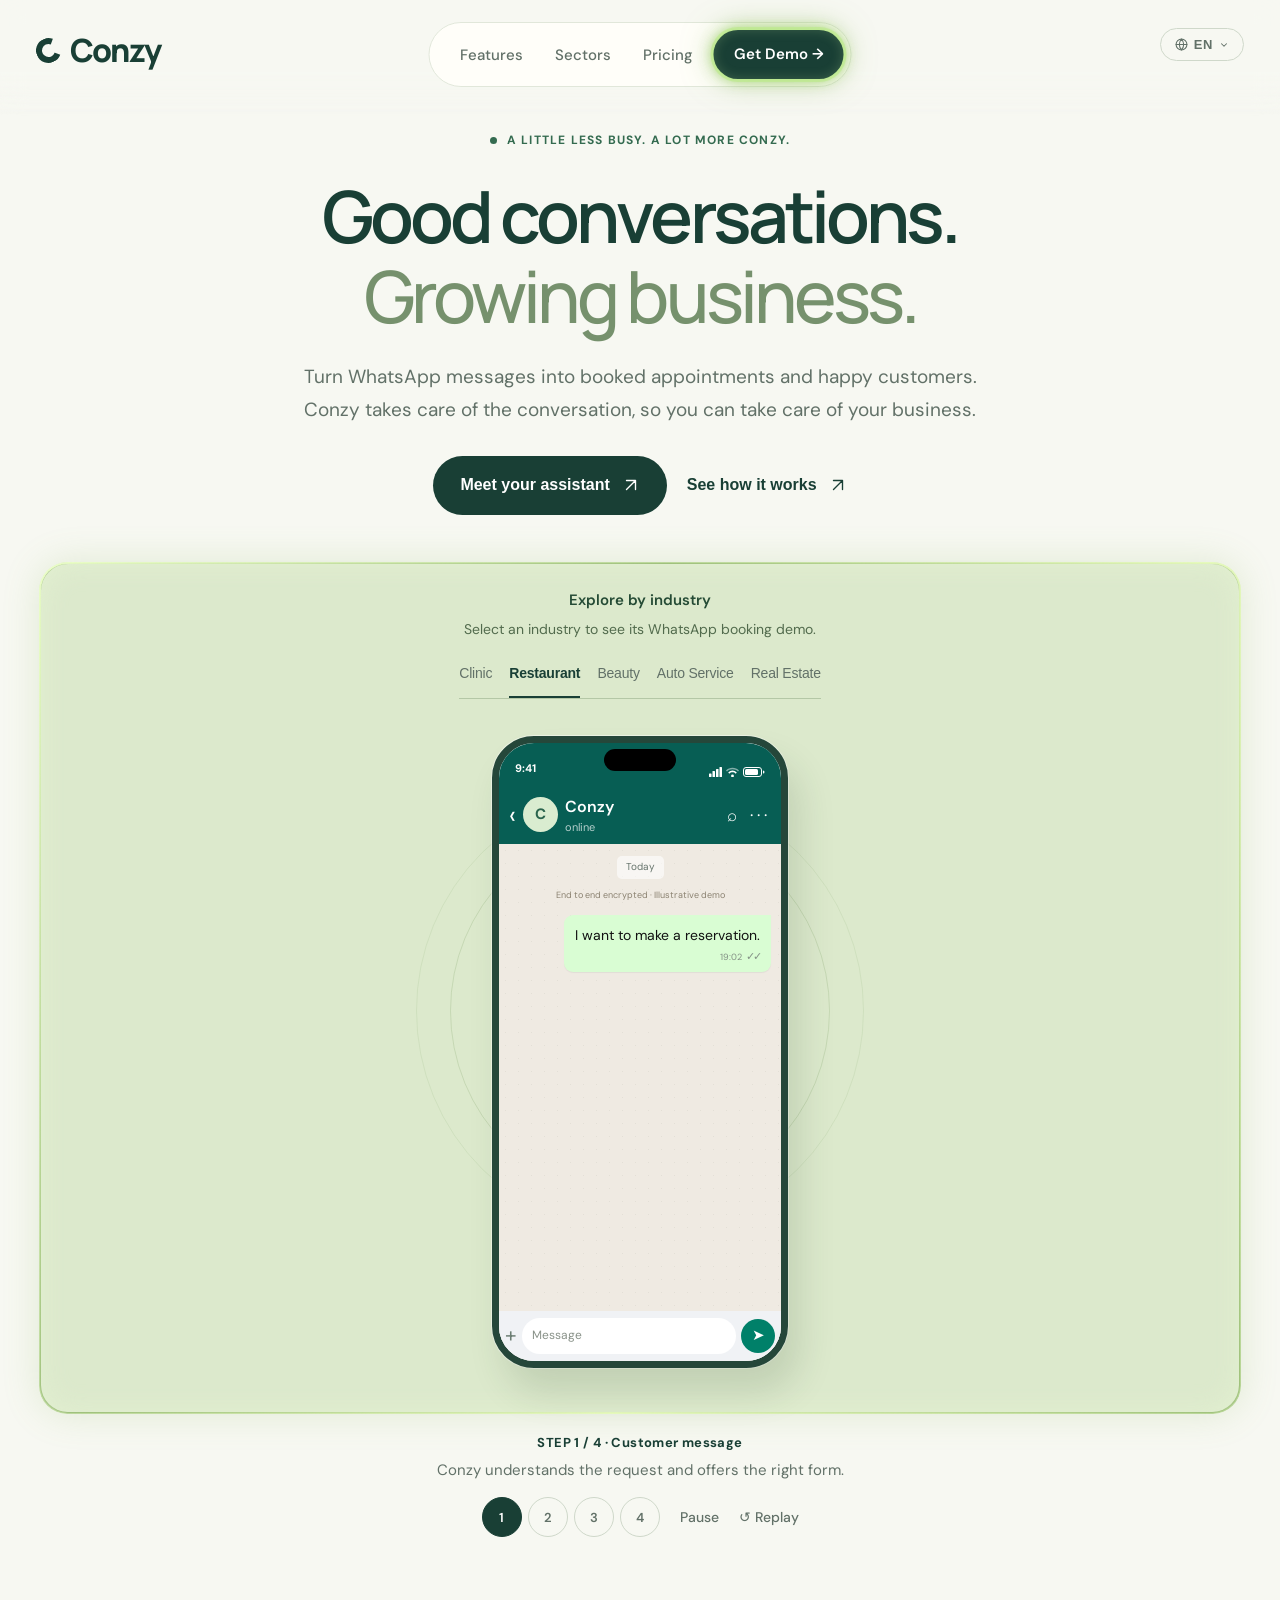
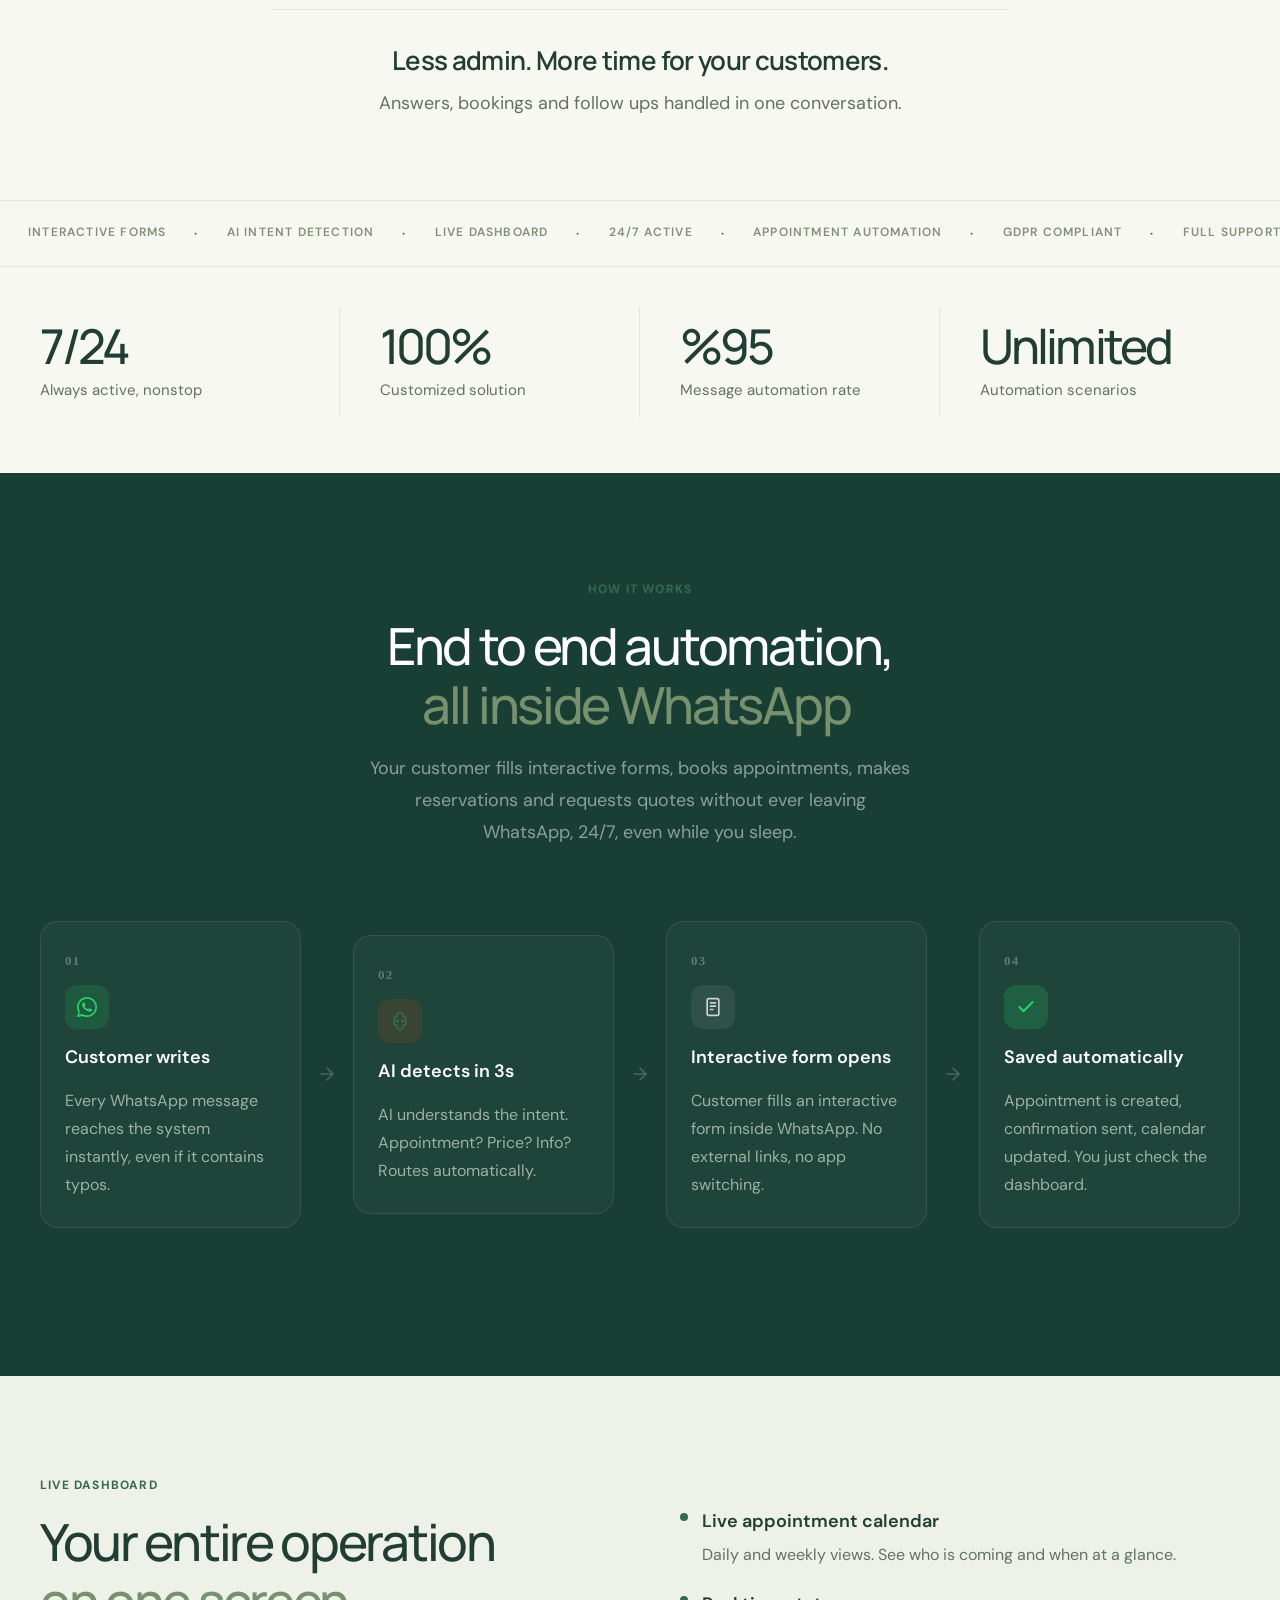
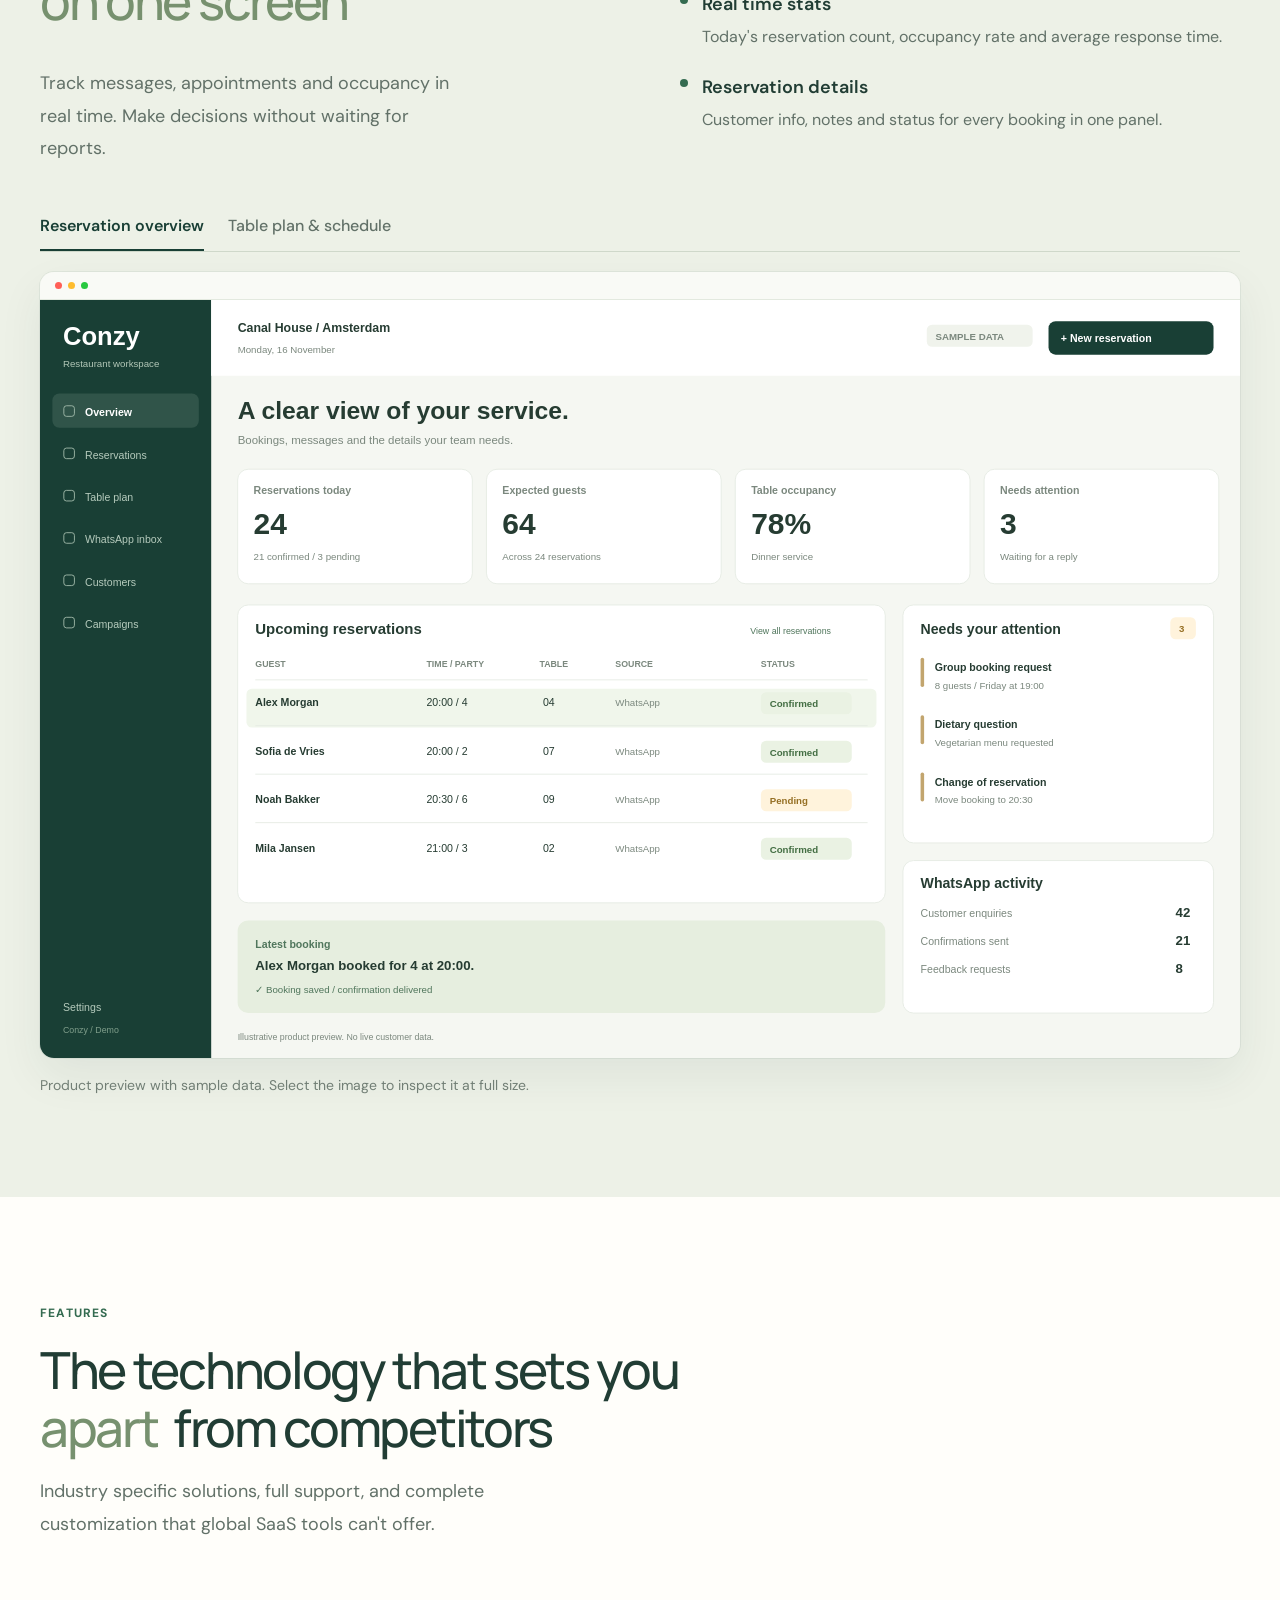
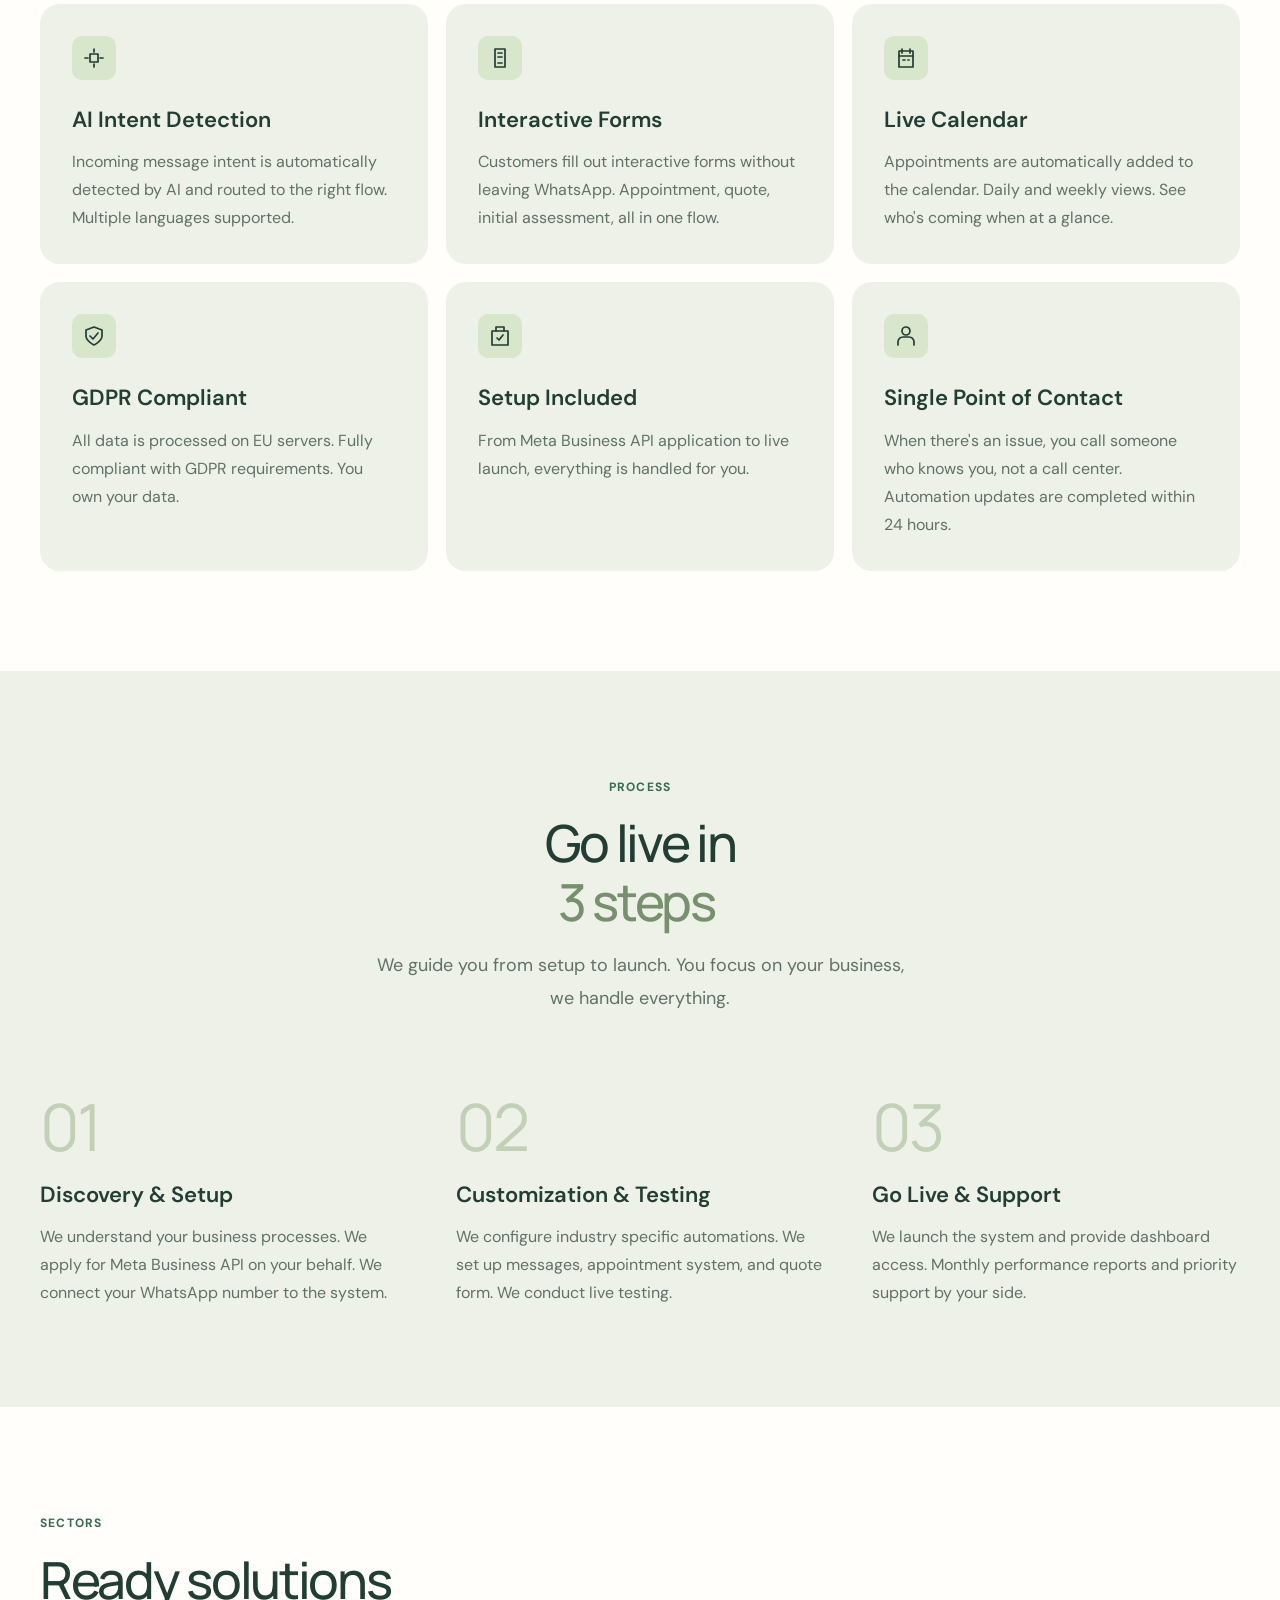
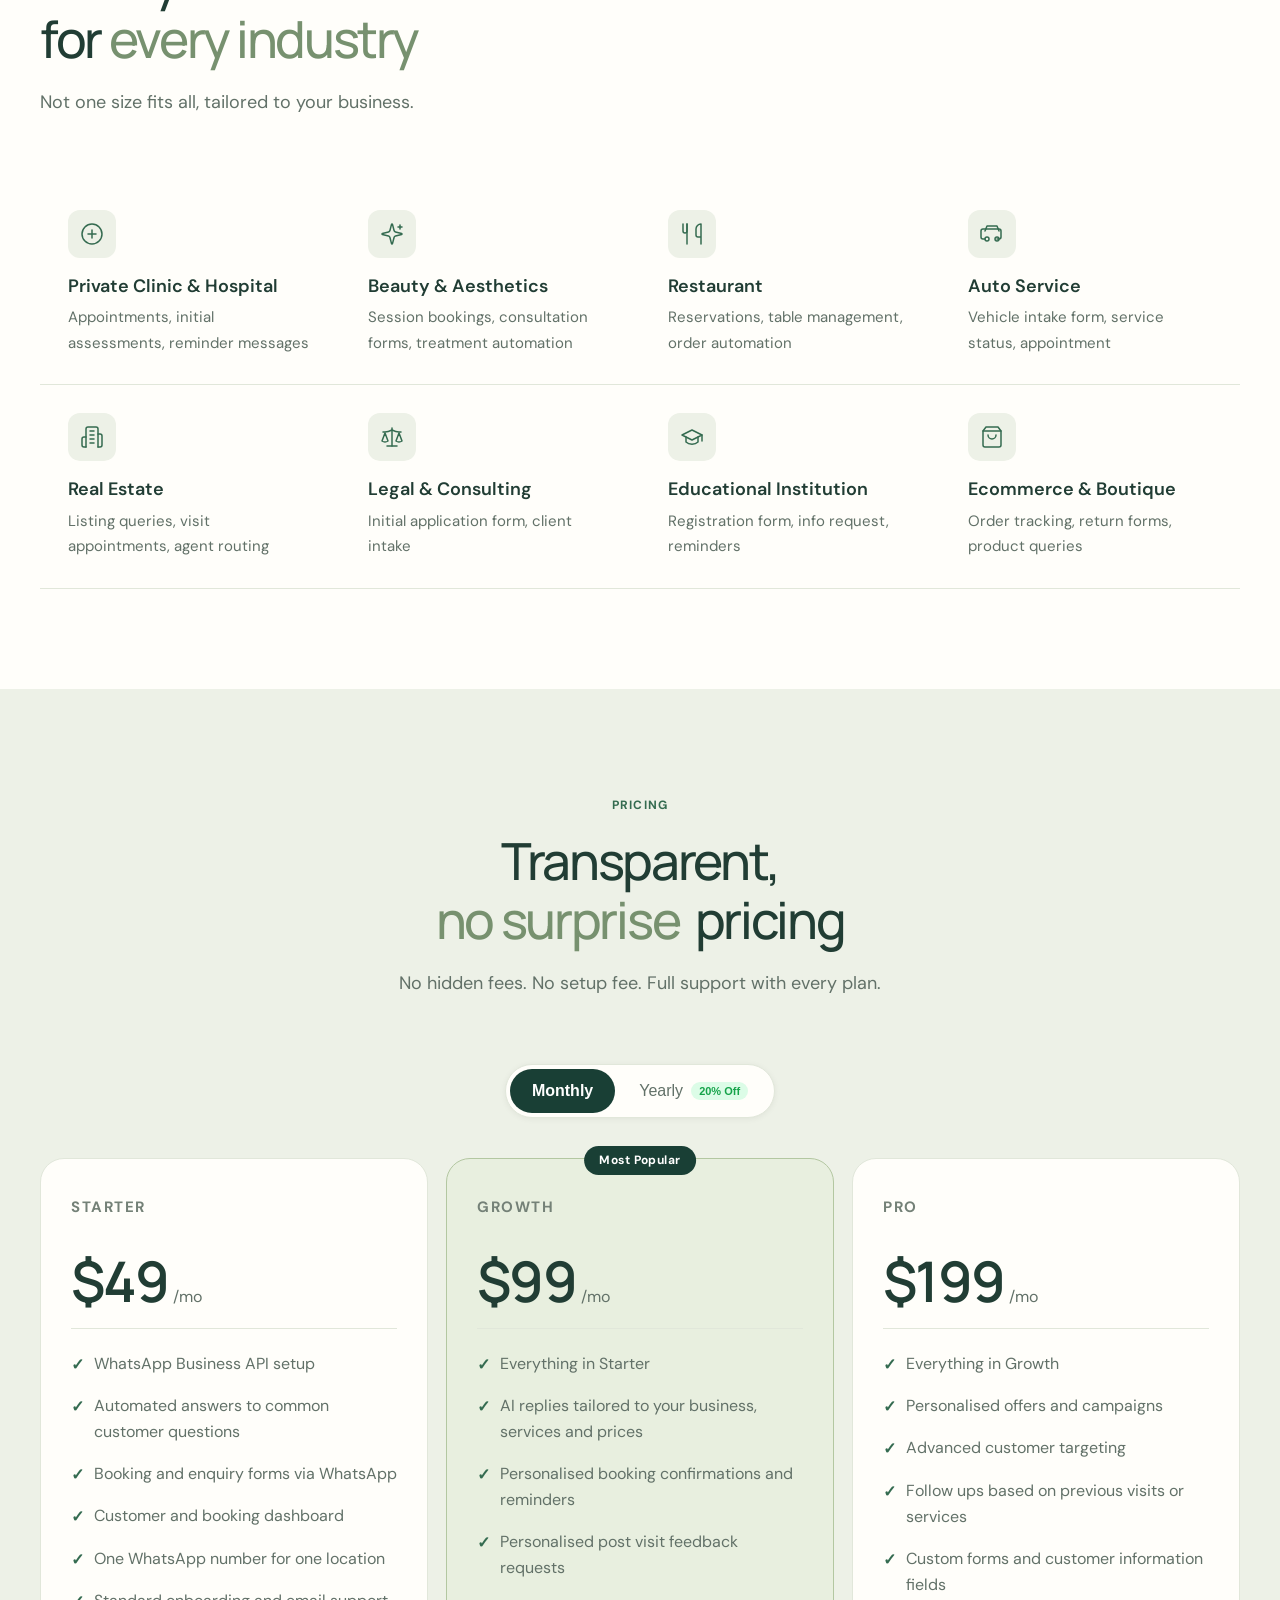
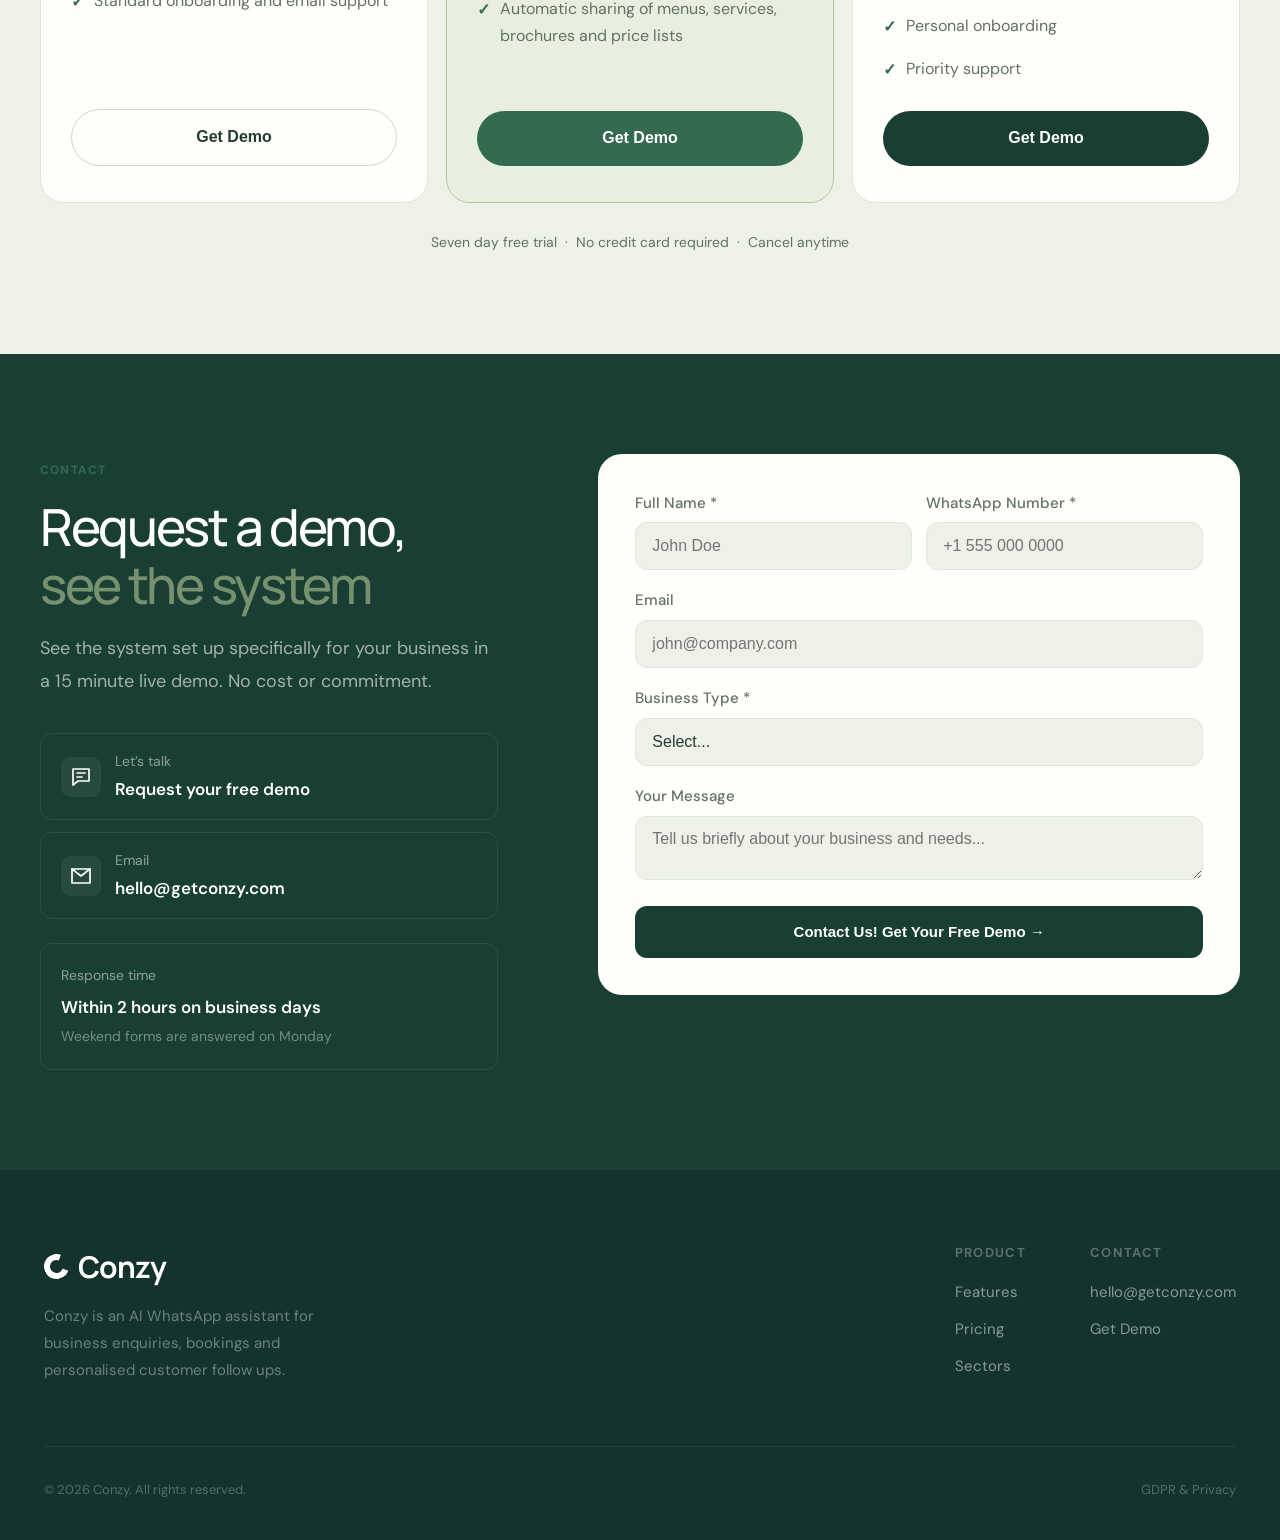
<file: index.html>
<!DOCTYPE html>
<html lang="en" data-initial-lang="en">
<head>
  <meta charset="UTF-8">
  <meta name="viewport" content="width=device-width, initial-scale=1.0">
  <meta name="theme-color" content="#F7F8F2">
  <title>Conzy | AI WhatsApp Assistant for Business</title>
  <link rel="preconnect" href="https://fonts.googleapis.com">
  <link rel="preconnect" href="https://fonts.gstatic.com" crossorigin>
  <link href="https://fonts.googleapis.com/css2?family=DM+Sans:wght@400;500;600;700&amp;family=Manrope:wght@400;500;600;700;800&amp;display=swap" rel="stylesheet">
  <link rel="icon" type="image/svg+xml" href="/favicon.svg">
  <link rel="stylesheet" href="/css/style.css?v=brand-seo-30">
  <link rel="stylesheet" href="/css/conzy.css?v=brand-seo-30">
<meta name="description" content="Conzy helps your business answer customer questions, manage bookings and send personalised follow ups through WhatsApp. See the demo and explore our plans."><meta name="robots" content="index, follow, max-image-preview:large"><meta name="application-name" content="Conzy"><link rel="canonical" href="https://getconzy.com/"><link rel="alternate" href="https://getconzy.com/" hreflang="en"><link rel="alternate" href="https://getconzy.com/tr/" hreflang="tr"><link rel="alternate" href="https://getconzy.com/" hreflang="x-default"><meta property="og:type" content="website"><meta property="og:site_name" content="Conzy"><meta property="og:title" content="Conzy | AI WhatsApp Assistant for Business"><meta property="og:description" content="Conzy helps your business answer customer questions, manage bookings and send personalised follow ups through WhatsApp. See the demo and explore our plans."><meta property="og:url" content="https://getconzy.com/"><meta property="og:locale" content="en_US"><meta property="og:image" content="https://getconzy.com/assets/conzy-social.png"><meta property="og:image:width" content="1200"><meta property="og:image:height" content="630"><meta property="og:image:alt" content="Conzy WhatsApp assistant for business"><meta name="twitter:card" content="summary_large_image"><meta name="twitter:title" content="Conzy | AI WhatsApp Assistant for Business"><meta name="twitter:description" content="Conzy helps your business answer customer questions, manage bookings and send personalised follow ups through WhatsApp. See the demo and explore our plans."><meta name="twitter:image" content="https://getconzy.com/assets/conzy-social.png"><script type="application/ld+json" id="conzy-structured-data">{
  "@context": "https://schema.org",
  "@graph": [
    {
      "@type": "Organization",
      "@id": "https://getconzy.com/#organization",
      "name": "Conzy",
      "url": "https://getconzy.com/",
      "logo": {
        "@type": "ImageObject",
        "url": "https://getconzy.com/assets/conzy-brandmark.svg",
        "width": 512,
        "height": 512
      }
    },
    {
      "@type": "WebSite",
      "@id": "https://getconzy.com/#website",
      "name": "Conzy",
      "alternateName": "getconzy.com",
      "url": "https://getconzy.com/",
      "inLanguage": [
        "en",
        "tr"
      ],
      "publisher": {
        "@id": "https://getconzy.com/#organization"
      }
    },
    {
      "@type": "WebPage",
      "@id": "https://getconzy.com/#webpage",
      "url": "https://getconzy.com/",
      "name": "Conzy | AI WhatsApp Assistant for Business",
      "description": "Conzy helps your business answer customer questions, manage bookings and send personalised follow ups through WhatsApp. See the demo and explore our plans.",
      "inLanguage": "en",
      "isPartOf": {
        "@id": "https://getconzy.com/#website"
      },
      "about": {
        "@id": "https://getconzy.com/#organization"
      }
    }
  ]
}</script><noscript id="seo-no-script"><style>.fu{opacity:1!important;transform:none!important}</style></noscript></head>
<body>
<a class="skip-link" href="#hero">Skip to content</a>

<div id="cur-dot"></div>
<div id="cur-ring"></div>

<!-- ══════════════════════════ MOBILE HEADER ══════════════════════════ -->
<header id="mobile-header">
  <div class="mobile-lang-dd" id="mobile-lang-dd">
    <button class="mobile-lang-trigger" id="mobile-lang-trigger">
      <svg width="12" height="12" viewbox="0 0 24 24" fill="none" stroke="currentColor" stroke-width="2" stroke-linecap="round" stroke-linejoin="round"><circle cx="12" cy="12" r="10"></circle><line x1="2" y1="12" x2="22" y2="12"></line><path d="M12 2a15.3 15.3 0 0 1 4 10 15.3 15.3 0 0 1-4 10 15.3 15.3 0 0 1-4-10 15.3 15.3 0 0 1 4-10z"></path></svg>
      <span class="js-lang-current">EN</span>
      <svg class="lang-chevron" width="9" height="9" viewbox="0 0 24 24" fill="none" stroke="currentColor" stroke-width="2.5" stroke-linecap="round" stroke-linejoin="round"><polyline points="6 9 12 15 18 9"></polyline></svg>
    </button>
    <div class="mobile-lang-menu" id="mobile-lang-menu">
      <a class="lang-opt" data-lang="tr" href="/tr/" hreflang="tr" lang="tr"> Türkçe</a>
      <a class="lang-opt active" data-lang="en" href="/" hreflang="en" lang="en"> English</a>
    </div>
  </div>
  <a href="#" class="mobile-logo"><div class="logo-mark"></div>Conzy</a>
  <button class="hamburger" id="hamburger" aria-label="Menu" data-i18n-aria="hamburger-aria">
    <span></span><span></span><span></span>
  </button>
</header>

<!-- ══════════════════════════ MOBILE MENU ══════════════════════════ -->
<nav id="mobile-menu">
  <div class="mmenu-top">
    <a href="#" class="mmenu-logo"><div class="logo-mark"></div>Conzy</a>
    <button class="mmenu-close" id="mmenu-close" aria-label="Close" data-i18n-aria="mmenu-close-aria">
      <svg width="18" height="18" viewbox="0 0 24 24" fill="none" stroke="currentColor" stroke-width="2.5" stroke-linecap="round"><line x1="18" y1="6" x2="6" y2="18"></line><line x1="6" y1="6" x2="18" y2="18"></line></svg>
    </button>
  </div>
  <div class="mmenu-links">
    <a href="#flow-pipeline" data-i18n="nav-features">Features</a>
    <a href="#sectors" data-i18n="nav-sectors">Sectors</a>
    <a href="#pricing" data-i18n="nav-pricing">Pricing</a>
  </div>
  <div class="mmenu-bottom">
    <a href="#contact" class="mmenu-cta" data-i18n="nav-cta">Get Demo →</a>
  </div>
</nav>
<div id="mobile-overlay"></div>

<!-- ══════════════════════════ HERO LOGO ══════════════════════════ -->
<a href="#" class="hero-logo" id="hero-logo"><div class="logo-mark"></div>Conzy</a>

<!-- ══════════════════════════ LANG TOGGLE ══════════════════════════ -->
<div class="lang-dd" id="lang-dd">
  <button class="lang-trigger" id="lang-trigger">
    <svg width="13" height="13" viewbox="0 0 24 24" fill="none" stroke="currentColor" stroke-width="2" stroke-linecap="round" stroke-linejoin="round"><circle cx="12" cy="12" r="10"></circle><line x1="2" y1="12" x2="22" y2="12"></line><path d="M12 2a15.3 15.3 0 0 1 4 10 15.3 15.3 0 0 1-4 10 15.3 15.3 0 0 1-4-10 15.3 15.3 0 0 1 4-10z"></path></svg>
    <span id="lang-current" class="js-lang-current">EN</span>
    <svg class="lang-chevron" width="10" height="10" viewbox="0 0 24 24" fill="none" stroke="currentColor" stroke-width="2.5" stroke-linecap="round" stroke-linejoin="round"><polyline points="6 9 12 15 18 9"></polyline></svg>
  </button>
  <div class="lang-menu" id="lang-menu">
    <a class="lang-opt" data-lang="tr" href="/tr/" hreflang="tr" lang="tr"> Türkçe</a>
    <a class="lang-opt active" data-lang="en" href="/" hreflang="en" lang="en"> English</a>
  </div>
</div>

<!-- ══════════════════════════════ NAV ══════════════════════════════ -->
<nav id="nav">
  <div class="nav-inner">
    <ul class="nav-links">
      <li><a href="#flow-pipeline" data-i18n="nav-features">Features</a></li>
      <li><a href="#sectors" data-i18n="nav-sectors">Sectors</a></li>
      <li><a href="#pricing" data-i18n="nav-pricing">Pricing</a></li>
    </ul>
    <div class="nav-right">
      <a href="#contact" class="nav-cta" data-i18n="nav-cta">Get Demo →</a>
    </div>
  </div>
</nav>

<!-- ══════════════════════════════ HERO ══════════════════════════════ -->
<section id="hero">
  <div class="hero-inner">

    <!-- Centered copy -->
    <div class="hero-copy">
      <div class="hero-tag"><div class="hero-tag-line"></div><span data-i18n="hero-tag">A little less busy. A lot more Conzy.</span></div>
      <h1 data-i18n="hero-h1">Good conversations.<br><em>Growing business.</em></h1>
      <p class="hero-desc" data-i18n="hero-desc">Turn WhatsApp messages into booked appointments and happy customers. Conzy takes care of the conversation, so you can take care of your business.</p>
      <div class="hero-actions">
        <a href="#contact" class="btn btn-orange"><span data-i18n="hero-btn-demo">Meet your assistant</span><svg class="button-arrow" width="18" height="18" viewbox="0 0 24 24" fill="none" stroke="currentColor" stroke-width="1.8" stroke-linecap="round" stroke-linejoin="round" aria-hidden="true" focusable="false"><path d="M6 18 18 6M6 6h12v12"></path></svg></a>
        <a href="#flow-pipeline" class="btn btn-ghost"><span data-i18n="hero-btn-how">See how it works</span><svg class="button-arrow" width="18" height="18" viewbox="0 0 24 24" fill="none" stroke="currentColor" stroke-width="1.8" stroke-linecap="round" stroke-linejoin="round" aria-hidden="true" focusable="false"><path d="M6 18 18 6M6 6h12v12"></path></svg></a>
      </div>



    </div>

    <!-- Right: real hand-holding-phone photo with animated screen overlay -->
    <div class="hero-visual" data-nosnippet="">
      <!-- Sector switcher — changes the phone demo live -->
      <div class="hero-sector-tabs" id="hero-sector-tabs">
        <span class="sector-tabs-label" data-i18n="sector-tabs-label">Explore by industry</span>
        <p class="sector-tabs-description" data-i18n="sector-tabs-description">Select an industry to see its WhatsApp booking demo.</p>
        <div class="sector-tabs-row" role="group" aria-label="Industry demos">
          <button class="sector-tab" data-sector="klinik"><span data-i18n="st-klinik">Clinic</span></button>
          <button class="sector-tab active" data-sector="restoran"><span data-i18n="st-restoran">Restaurant</span></button>
          <button class="sector-tab" data-sector="guzellik"><span data-i18n="st-guzellik">Beauty</span></button>
          <button class="sector-tab" data-sector="servis"><span data-i18n="st-servis">Auto Service</span></button>
          <button class="sector-tab" data-sector="emlak"><span data-i18n="st-emlak">Real Estate</span></button>
        </div>
      </div>
      <div class="demo-controls"><div class="demo-step-label"></div><p class="demo-step-description"></p><div class="demo-navigation"><div class="demo-steps" aria-label="Demo steps"></div><button type="button" class="demo-pause"></button><button type="button" class="demo-replay"></button></div></div>
      
      <div class="scene-orbit" aria-hidden="true"></div>
      <div class="scene-note note-top"><span class="note-icon" aria-hidden="true"><svg class="inline-arrow" width="16" height="16" viewbox="0 0 24 24" fill="none" stroke="currentColor" stroke-width="1.8" stroke-linecap="round" stroke-linejoin="round" aria-hidden="true" focusable="false"><path d="M6 18 18 6M6 6h12v12"></path></svg></span><div><strong data-i18n="scene-booked">Appointment booked</strong><span data-i18n="scene-sync">Calendar updated automatically</span></div></div>
      <div class="scene-note note-bottom"><span class="note-icon" aria-hidden="true">✓</span><div><strong data-i18n="scene-online">Always here for your customers</strong><span data-i18n="scene-hours">Even after closing time.</span></div></div>
      <!--
        Aspect-ratio box trick: padding-top = (1056/976)*100 = 108.2%
        This forces the wrapper to have the exact same height as the image
        at any width, so every "position:absolute + %" inside is reliable.
        Image fills the box with object-fit:fill (no cropping needed —
        wrapper and image share the same 976:1056 ratio).
      -->
      <div style="position:relative;width:100%;">
        <div class="hero-img-wrap">

          <!-- The hand+phone photo fills the aspect-ratio box -->
          <img src="/hand1.jpg" alt="" aria-hidden="true" class="hero-hand-img">

          <!--
            hand1.jpg: 948×1059
            Screen left x=207, right x=602, top y=68, bottom y=934
            Dynamic Island center x=405 (x=350–461 at y=85)
            top    = 68  / 1059 = 6.4%
            left   = 207 / 948  = 21.8%
            width  = 395 / 948  = 41.7%
            height = 866 / 1059 = 81.8%
          -->
          <div class="hero-screen-area" style="position:absolute;top:6.4%;left:21.8%;width:41.7%;height:81.8%;
                      border-radius:33px;overflow:hidden;">

          <!-- Screen 0: WhatsApp Chat -->
          <div class="pscreen active" id="pscreen-0">
            <div class="phone-sb phone-sb-dark">
              <span class="psb-time">9:41</span>
              <div class="psb-di"></div>
              <div class="psb-icons">
                <svg width="13" height="10" viewbox="0 0 13 10" fill="currentColor"><rect x="0" y="6.5" width="2.5" height="3.5" rx=".5"></rect><rect x="3.5" y="4" width="2.5" height="6" rx=".5"></rect><rect x="7" y="2" width="2.5" height="8" rx=".5"></rect><rect x="10.5" y="0" width="2.5" height="10" rx=".5"></rect></svg>
                <svg width="13" height="10" viewbox="0 0 13 10" fill="currentColor"><circle cx="6.5" cy="9" r="1.4"></circle><path d="M3.3 6.7C4.2 5.8 5.3 5.3 6.5 5.3s2.3.5 3.2 1.4l1.1-1.1C9.5 4.3 8.1 3.6 6.5 3.6S3.5 4.3 2.2 5.6z"></path><path d="M1 4.5C2.3 3.1 4.3 2.2 6.5 2.2s4.2.9 5.5 2.3L13 3.4C11.3 1.7 9 .7 6.5.7S1.7 1.7 0 3.4z" opacity=".5"></path></svg>
                <svg width="22" height="10" viewbox="0 0 22 10" fill="currentColor"><rect x=".5" y=".5" width="18" height="9" rx="2.5" fill="none" stroke="currentColor" stroke-width="1"></rect><path d="M20 3.5v3a1.5 1.5 0 0 0 0-3z"></path><rect x="2" y="2" width="13" height="6" rx="1.5"></rect></svg>
              </div>
            </div>
            <div class="wa-bg">
              <div class="wa-bar">
                <div class="wa-av">C</div>
                <div>
                  <div class="wa-nm">Conzy</div>
                  <div class="wa-st">çevrimiçi</div>
                </div>
              </div>
              <div class="wa-msgs">
                <div class="msg msg-i" data-anim>
                  Merhaba! Nasıl yardımcı olabilirim?
                  <div class="msg-btns">
                    <div class="msg-btn" data-anim> Randevu Al</div>
                    <div class="msg-btn" data-anim> Fiyat Öğren</div>
                    <div class="msg-btn" data-anim>ℹ Bilgi Al</div>
                  </div>
                  <div class="msg-t">09:41</div>
                </div>
                <div class="msg msg-o" data-anim>
                  Randevu almak istiyorum
                  <div class="msg-t">09:42 ✓✓</div>
                </div>
                <div class="msg msg-i" data-anim>
                  <span style="color:#25D366;font-weight:700;font-size:9px;display:block;margin-bottom:4px"> RANDEVU FORMU</span>
                  Randevu almak için formu açınız...
                  <div style="background:#25D366;color:#fff;border-radius:6px;padding:5px;font-size:10px;font-weight:700;text-align:center;margin-top:6px">Formu Aç →</div>
                  <div class="msg-t">09:42</div>
                </div>
              </div>
              <div class="wa-inp-bar">
                <div class="wa-inp">Mesaj yazın...</div>
                <div class="wa-mic"><svg class="site-icon" width="24" height="24" viewbox="0 0 24 24" fill="none" stroke="currentColor" stroke-width="1.7" stroke-linecap="round" stroke-linejoin="round" aria-hidden="true" focusable="false"><path d="M9 5a3 3 0 0 1 6 0v7a3 3 0 0 1-6 0V5Z"></path><path d="M6 10v2a6 6 0 0 0 12 0v-2M12 18v4m-4 0h8"></path></svg></div>
              </div>
            </div>
          </div>

          <!-- Screen 1: WhatsApp Flow — Randevu -->
          <div class="pscreen" id="pscreen-1">
            <div class="phone-sb phone-sb-dark">
              <span class="psb-time">9:41</span>
              <div class="psb-di"></div>
              <div class="psb-icons">
                <svg width="13" height="10" viewbox="0 0 13 10" fill="currentColor"><rect x="0" y="6.5" width="2.5" height="3.5" rx=".5"></rect><rect x="3.5" y="4" width="2.5" height="6" rx=".5"></rect><rect x="7" y="2" width="2.5" height="8" rx=".5"></rect><rect x="10.5" y="0" width="2.5" height="10" rx=".5"></rect></svg>
                <svg width="13" height="10" viewbox="0 0 13 10" fill="currentColor"><circle cx="6.5" cy="9" r="1.4"></circle><path d="M3.3 6.7C4.2 5.8 5.3 5.3 6.5 5.3s2.3.5 3.2 1.4l1.1-1.1C9.5 4.3 8.1 3.6 6.5 3.6S3.5 4.3 2.2 5.6z"></path><path d="M1 4.5C2.3 3.1 4.3 2.2 6.5 2.2s4.2.9 5.5 2.3L13 3.4C11.3 1.7 9 .7 6.5.7S1.7 1.7 0 3.4z" opacity=".5"></path></svg>
                <svg width="22" height="10" viewbox="0 0 22 10" fill="currentColor"><rect x=".5" y=".5" width="18" height="9" rx="2.5" fill="none" stroke="currentColor" stroke-width="1"></rect><path d="M20 3.5v3a1.5 1.5 0 0 0 0-3z"></path><rect x="2" y="2" width="13" height="6" rx="1.5"></rect></svg>
              </div>
            </div>
            <div class="flow-scr">
              <div class="flow-bar">
                <div class="flow-back">←</div>
                <div class="flow-bar-t"> Randevu Al</div>
              </div>
              <div class="flow-body">
                <div class="flow-h1">Randevu Bilgileri</div>
                <div class="flow-sub">Formu doldurun, hemen onaylayalım</div>
                <div class="flow-field">
                  <div class="flow-lbl">Adınız Soyadınız</div>
                  <div class="flow-val flow-val-name">Ahmet Yılmaz</div>
                </div>
                <div class="flow-field">
                  <div class="flow-lbl">Hizmet</div>
                  <div class="flow-val flow-val-svc">Saç Ekimi Konsültasyon <span style="color:#999;font-size:9px">▼</span></div>
                </div>
                <div class="flow-field">
                  <div class="flow-lbl">Tarih</div>
                  <div class="date-row">
                    <div class="date-chip">Sal<br><b>20</b></div>
                    <div class="date-chip">Çar<br><b>21</b></div>
                    <div class="date-chip">Per<br><b>22</b></div>
                    <div class="date-chip">Cum<br><b>23</b></div>
                  </div>
                </div>
                <div class="flow-field">
                  <div class="flow-lbl">Saat</div>
                  <div class="date-row">
                    <div class="date-chip time-chip">10:00</div>
                    <div class="date-chip time-chip">11:30</div>
                    <div class="date-chip time-chip">14:00</div>
                  </div>
                </div>
                <div class="flow-btn-gr">Randevuyu Onayla ✓</div>
              </div>
            </div>
          </div>

          <div class="pscreen" id="pscreen-2">
  <div class="confirmation-screen">
    <div class="confirmation-brand">Conzy <span>✓</span></div>
    <div class="confirmation-check" aria-hidden="true">✓</div>
    <h3 class="confirmation-title"></h3>
    <p class="confirmation-intro"></p>
    <div class="confirmation-details"><strong class="confirmation-name"></strong><span class="confirmation-service"></span><span class="confirmation-date"></span></div>
    <div class="confirmation-delivered"></div>
    <p class="confirmation-footer"></p>
  </div>
</div>

<!-- Screen 3: Dashboard -->
          <div class="pscreen" id="pscreen-3">
            <div class="phone-sb phone-sb-light">
              <span class="psb-time">9:41</span>
              <div class="psb-di"></div>
              <div class="psb-icons">
                <svg width="13" height="10" viewbox="0 0 13 10" fill="currentColor"><rect x="0" y="6.5" width="2.5" height="3.5" rx=".5"></rect><rect x="3.5" y="4" width="2.5" height="6" rx=".5"></rect><rect x="7" y="2" width="2.5" height="8" rx=".5"></rect><rect x="10.5" y="0" width="2.5" height="10" rx=".5"></rect></svg>
                <svg width="13" height="10" viewbox="0 0 13 10" fill="currentColor"><circle cx="6.5" cy="9" r="1.4"></circle><path d="M3.3 6.7C4.2 5.8 5.3 5.3 6.5 5.3s2.3.5 3.2 1.4l1.1-1.1C9.5 4.3 8.1 3.6 6.5 3.6S3.5 4.3 2.2 5.6z"></path><path d="M1 4.5C2.3 3.1 4.3 2.2 6.5 2.2s4.2.9 5.5 2.3L13 3.4C11.3 1.7 9 .7 6.5.7S1.7 1.7 0 3.4z" opacity=".5"></path></svg>
                <svg width="22" height="10" viewbox="0 0 22 10" fill="currentColor"><rect x=".5" y=".5" width="18" height="9" rx="2.5" fill="none" stroke="currentColor" stroke-width="1"></rect><path d="M20 3.5v3a1.5 1.5 0 0 0 0-3z"></path><rect x="2" y="2" width="13" height="6" rx="1.5"></rect></svg>
              </div>
            </div>
            <div class="dash-scr">
              <div class="dash-bar">
                <div class="dash-t"> Canlı Dashboard</div>
                <div class="dash-d">21 Mayıs 2026</div>
              </div>
              <div class="dash-body">
                <div class="dash-grid">
                  <div class="dash-card">
                    <div class="dash-val" data-count="47">0</div>
                    <div class="dash-lbl">Bugün mesaj</div>
                    <div class="dash-trend">↑ %23</div>
                  </div>
                  <div class="dash-card">
                    <div class="dash-val" data-count="12">0</div>
                    <div class="dash-lbl">Randevu</div>
                    <div class="dash-trend">↑ %8</div>
                  </div>
                  <div class="dash-card">
                    <div class="dash-val" data-count="91" data-suffix="%">0</div>
                    <div class="dash-lbl">Otomasyon</div>
                    <div class="dash-trend">✓ hedef</div>
                  </div>
                  <div class="dash-card">
                    <div class="dash-val">3s</div>
                    <div class="dash-lbl">Ort. yanıt</div>
                    <div class="dash-trend">✓</div>
                  </div>
                </div>
                <div class="dash-sec">Bugünkü Randevular</div>
                <div class="dash-list">
                  <div class="dash-row">
                    <div class="dash-dot dot-g"></div>
                    <div class="dash-ri">
                      <div class="dash-rn">Ayşe Demir</div>
                      <div class="dash-rt">10:00 · Konsültasyon</div>
                    </div>
                    <div class="dash-badge bg-g">Onaylı</div>
                  </div>
                  <div class="dash-row">
                    <div class="dash-dot dot-y"></div>
                    <div class="dash-ri">
                      <div class="dash-rn">Emre Çelik</div>
                      <div class="dash-rt">11:30 · FUE Saç</div>
                    </div>
                    <div class="dash-badge bg-y">Bekliyor</div>
                  </div>
                  <div class="dash-row">
                    <div class="dash-dot dot-g"></div>
                    <div class="dash-ri">
                      <div class="dash-rn">Fatma Kaya</div>
                      <div class="dash-rt">14:00 · Kaş Ekimi</div>
                    </div>
                    <div class="dash-badge bg-g">Onaylı</div>
                  </div>
                </div>
              </div>
            </div>
          </div>

        </div><!-- /screen overlay -->


      </div>
    </div>
    </div><!-- /hero-visual -->

      <div class="hero-benefit">
        <h3 data-i18n="hero-benefit-title">Less admin. More time for your customers.</h3>
        <p data-i18n="hero-benefit-description">Answers, bookings and follow ups handled in one conversation.</p>
      </div>

  </div><!-- /hero-inner -->
</section>

<!-- ══════════════════════════ MARQUEE ══════════════════════════ -->
<div id="marquee">
  <div class="marquee-track" role="marquee" aria-label="Conzy feature band" data-i18n-aria="marquee-track-aria">
    <div class="marquee-item">İnteraktif Formlar <span class="ms">·</span> AI Intent Algılama <span class="ms">·</span> Canlı Dashboard <span class="ms">·</span> 7/24 Aktif <span class="ms">·</span> Randevu Otomasyonu <span class="ms">·</span> KVKK Uyumlu <span class="ms">·</span> Türkçe Destek <span class="ms">·</span> Kurulum Dahil <span class="ms">·</span></div>
    <div class="marquee-item" aria-hidden="true">İnteraktif Formlar <span class="ms">·</span> AI Intent Algılama <span class="ms">·</span> Canlı Dashboard <span class="ms">·</span> 7/24 Aktif <span class="ms">·</span> Randevu Otomasyonu <span class="ms">·</span> KVKK Uyumlu <span class="ms">·</span> Türkçe Destek <span class="ms">·</span> Kurulum Dahil <span class="ms">·</span></div>
    <div class="marquee-item" aria-hidden="true">İnteraktif Formlar <span class="ms">·</span> AI Intent Algılama <span class="ms">·</span> Canlı Dashboard <span class="ms">·</span> 7/24 Aktif <span class="ms">·</span> Randevu Otomasyonu <span class="ms">·</span> KVKK Uyumlu <span class="ms">·</span> Türkçe Destek <span class="ms">·</span> Kurulum Dahil <span class="ms">·</span></div>
    <div class="marquee-item" aria-hidden="true">İnteraktif Formlar <span class="ms">·</span> AI Intent Algılama <span class="ms">·</span> Canlı Dashboard <span class="ms">·</span> 7/24 Aktif <span class="ms">·</span> Randevu Otomasyonu <span class="ms">·</span> KVKK Uyumlu <span class="ms">·</span> Türkçe Destek <span class="ms">·</span> Kurulum Dahil <span class="ms">·</span></div>
  </div>
</div>

<!-- ══════════════════════════ STATS ══════════════════════════ -->
<section id="stats">
  <div class="stats-inner">
    <div class="stat fu">
      <div class="stat-n">7/24</div>
      <div class="stat-l" data-i18n="stat-1">Always active, nonstop</div>
    </div>
    <div class="stat fu">
      <div class="stat-n" data-i18n="stat-2-n">100%</div>
      <div class="stat-l" data-i18n="stat-2">Customized solution</div>
    </div>
    <div class="stat fu">
      <div class="stat-n">%95</div>
      <div class="stat-l" data-i18n="stat-3">Message automation rate</div>
    </div>
    <div class="stat fu">
      <div class="stat-n" data-i18n="stat-4-n">Unlimited</div>
      <div class="stat-l" data-i18n="stat-4">Automation scenarios</div>
    </div>
  </div>
</section>

<!-- ══════════════════════ FLOW PIPELINE ══════════════════════ -->
<section id="flow-pipeline" class="section dark">
  <div class="inner">

    <div class="center fu" style="margin-bottom:72px">
      <div class="tag" style="color:var(--orange)" data-i18n="pipe-tag">How It Works</div>
      <h2 style="color:#fff" data-i18n="pipe-h2">End to end automation,<br><em>all inside WhatsApp</em></h2>
      <p class="sec-desc" style="color:rgba(255,255,255,.5);margin:0 auto" data-i18n="pipe-desc">Your customer fills interactive forms, books appointments, makes reservations and requests quotes without ever leaving WhatsApp, 24/7, even while you sleep.</p>
    </div>

    <div class="pipe-row">

      <div class="pipe-card fu">
        <div class="pipe-step-n">01</div>
        <div class="pipe-icon-box pipe-wa">
          <svg width="20" height="20" viewbox="0 0 24 24" fill="currentColor"><path d="M17.472 14.382c-.297-.149-1.758-.867-2.03-.967-.273-.099-.471-.148-.67.15-.197.297-.767.966-.94 1.164-.173.199-.347.223-.644.075-.297-.15-1.255-.463-2.39-1.475-.883-.788-1.48-1.761-1.653-2.059-.173-.297-.018-.458.13-.606.134-.133.298-.347.446-.52.149-.174.198-.298.298-.497.099-.198.05-.371-.025-.52-.075-.149-.669-1.612-.916-2.207-.242-.579-.487-.5-.669-.51a9 9 0 0 0-.57-.01c-.198 0-.52.074-.792.372-.272.297-1.04 1.016-1.04 2.479 0 1.462 1.065 2.875 1.213 3.074.149.198 2.096 3.2 5.077 4.487.709.306 1.262.489 1.694.625.712.227 1.36.195 1.871.118.571-.085 1.758-.719 2.006-1.413.248-.694.248-1.289.173-1.413-.074-.124-.272-.198-.57-.347z"></path><path d="M12 0C5.373 0 0 5.373 0 12c0 2.125.557 4.126 1.529 5.862L.057 23.59a.5.5 0 0 0 .614.63l5.912-1.521A11.955 11.955 0 0 0 12 24c6.627 0 12-5.373 12-12S18.627 0 12 0zm0 22a9.955 9.955 0 0 1-5.29-1.517l-.378-.225-3.914 1.006 1.043-3.802-.247-.393A9.955 9.955 0 0 1 2 12C2 6.477 6.477 2 12 2s10 4.477 10 10-4.477 10-10 10z"></path></svg>
        </div>
        <h4 class="pipe-title" data-i18n="pipe-1-h">Customer writes</h4>
        <p class="pipe-desc" data-i18n="pipe-1-p">Every WhatsApp message reaches the system instantly, even if it contains typos.</p>
      </div>

      <div class="pipe-arrow fu">
        <svg width="20" height="20" viewbox="0 0 24 24" fill="none" stroke="currentColor" stroke-width="2" stroke-linecap="round"><path d="M5 12h14M12 5l7 7-7 7"></path></svg>
      </div>

      <div class="pipe-card fu">
        <div class="pipe-step-n">02</div>
        <div class="pipe-icon-box pipe-ai">
          <svg width="20" height="20" viewbox="0 0 24 24" fill="none" stroke="currentColor" stroke-width="2" stroke-linecap="round" stroke-linejoin="round"><path d="M12 2a4 4 0 0 1 4 4v1h1a2 2 0 0 1 2 2v6a2 2 0 0 1-2 2h-1v1a4 4 0 0 1-8 0v-1H7a2 2 0 0 1-2-2V9a2 2 0 0 1 2-2h1V6a4 4 0 0 1 4-4z"></path><circle cx="9" cy="12" r="1" fill="currentColor"></circle><circle cx="15" cy="12" r="1" fill="currentColor"></circle></svg>
        </div>
        <h4 class="pipe-title" data-i18n="pipe-2-h">AI detects in 3s</h4>
        <p class="pipe-desc" data-i18n="pipe-2-p">AI understands the intent. Appointment? Price? Info? Routes automatically.</p>
      </div>

      <div class="pipe-arrow fu">
        <svg width="20" height="20" viewbox="0 0 24 24" fill="none" stroke="currentColor" stroke-width="2" stroke-linecap="round"><path d="M5 12h14M12 5l7 7-7 7"></path></svg>
      </div>

      <div class="pipe-card fu">
        <div class="pipe-step-n">03</div>
        <div class="pipe-icon-box pipe-flow">
          <svg width="20" height="20" viewbox="0 0 24 24" fill="none" stroke="currentColor" stroke-width="2" stroke-linecap="round" stroke-linejoin="round"><rect x="5" y="2" width="14" height="20" rx="2"></rect><line x1="9" y1="7" x2="15" y2="7"></line><line x1="9" y1="11" x2="15" y2="11"></line><line x1="9" y1="15" x2="12" y2="15"></line></svg>
        </div>
        <h4 class="pipe-title" data-i18n="pipe-3-h">Interactive form opens</h4>
        <p class="pipe-desc" data-i18n="pipe-3-p">Customer fills an interactive form inside WhatsApp. No external links, no app switching.</p>
      </div>

      <div class="pipe-arrow fu">
        <svg width="20" height="20" viewbox="0 0 24 24" fill="none" stroke="currentColor" stroke-width="2" stroke-linecap="round"><path d="M5 12h14M12 5l7 7-7 7"></path></svg>
      </div>

      <div class="pipe-card pipe-card-done fu">
        <div class="pipe-step-n">04</div>
        <div class="pipe-icon-box pipe-done">
          <svg width="20" height="20" viewbox="0 0 24 24" fill="none" stroke="currentColor" stroke-width="2.5" stroke-linecap="round" stroke-linejoin="round"><polyline points="20 6 9 17 4 12"></polyline></svg>
        </div>
        <h4 class="pipe-title" data-i18n="pipe-4-h">Saved automatically</h4>
        <p class="pipe-desc" data-i18n="pipe-4-p">Appointment is created, confirmation sent, calendar updated. You just check the dashboard.</p>
      </div>

    </div><!-- /pipe-row -->

    <!-- <div class="pipe-highlight-bar fu">
      <span class="phb-pill" data-i18n="phb-pill">Rakiplerin sunamadığı özellik</span>
      <p data-i18n="phb-text">Müşteri WhatsApp'tan hiç çıkmaz, dış link yok, browser açılmıyor. Dönüşüm oranı standart yönlendirmeli sistemlere kıyasla çok daha yüksek.</p>
    </div> -->

  </div>
</section>

<!-- ══════════════════════ DASHBOARD ══════════════════════ -->
<section id="dashboard-section" class="section bg2">
  <div class="inner db-inner">

    <div class="db-copy">
      <div class="tag fu" data-i18n="db-tag">Live Dashboard</div>
      <h2 class="fu" data-i18n="db-h2">Your entire operation<br><em>on one screen</em></h2>
      <p class="db-lead fu" data-i18n="db-lead">Track messages, appointments and occupancy in real time. Make decisions without waiting for reports.</p>

      <div class="db-points">
        <div class="db-point fu">
          <div class="db-dot"></div>
          <div>
            <strong data-i18n="db-p1-h">Live appointment calendar</strong>
            <p data-i18n="db-p1-p">Daily and weekly views. See who is coming and when at a glance.</p>
          </div>
        </div>
        <div class="db-point fu">
          <div class="db-dot"></div>
          <div>
            <strong data-i18n="db-p2-h">Real time stats</strong>
            <p data-i18n="db-p2-p">Today's reservation count, occupancy rate and average response time.</p>
          </div>
        </div>
        <div class="db-point fu">
          <div class="db-dot"></div>
          <div>
            <strong data-i18n="db-p3-h">Reservation details</strong>
            <p data-i18n="db-p3-p">Customer info, notes and status for every booking in one panel.</p>
          </div>
        </div>
      </div>
    </div>

    <div class="db-visual fu">
      <div class="dashboard-view-controls" role="group" aria-label="Dashboard preview views">
        <button class="dashboard-view-button active" type="button" data-dashboard-view="overview" aria-pressed="true" data-i18n="dashboard-overview-tab">Reservation overview</button>
        <button class="dashboard-view-button" type="button" data-dashboard-view="tables" aria-pressed="false" data-i18n="dashboard-tables-tab">Table plan &amp; schedule</button>
      </div>
      <div class="db-screens">
        <div class="db-screen db-screen-1 is-active" data-dashboard-panel="overview">
          <div class="db-chrome"><span></span><span></span><span></span></div>
          <a class="dashboard-image-link" href="/assets/dashboard-overview-en.svg" target="_blank" rel="noopener">
            <img src="/assets/dashboard-overview-en.svg" width="1360" height="860" data-dashboard-image="overview" alt="Conzy Dashboard reservation list view" data-i18n-alt="dashboard-1-alt">
          </a>
        </div>
        <div class="db-screen db-screen-2" data-dashboard-panel="tables" hidden>
          <div class="db-chrome"><span></span><span></span><span></span></div>
          <a class="dashboard-image-link" href="/assets/dashboard-tables-en.svg" target="_blank" rel="noopener">
            <img src="/assets/dashboard-tables-en.svg" width="1360" height="860" data-dashboard-image="tables" alt="Conzy Dashboard calendar view" data-i18n-alt="dashboard-2-alt">
          </a>
        </div>
      </div>
      <p class="dashboard-preview-note" data-i18n="dashboard-preview-note">Product preview with sample data. Select the image to inspect it at full size.</p>
    </div>

  </div>
</section>



<!-- ══════════════════════ FEATURES ══════════════════════ -->
<section class="section white">
  <div class="inner">
    <div class="fu">
      <div class="tag" data-i18n="feat-tag">Features</div>
      <h2 data-i18n="feat-h2">The technology that sets you<br><em>apart</em> from competitors</h2>
      <p class="sec-desc" data-i18n="feat-desc">Industry specific solutions, full support, and complete customization that global SaaS tools can't offer.</p>
    </div>
    <div class="feat-grid">
      <div class="feat-card fu">
        <div class="feat-icon"><svg class="site-icon" width="24" height="24" viewbox="0 0 24 24" fill="none" stroke="currentColor" stroke-width="1.7" stroke-linecap="round" stroke-linejoin="round" aria-hidden="true" focusable="false"><path d="M12 3v3m0 12v3M3 12h3m12 0h3"></path><path d="M8 8h8v8H8z"></path></svg></div>
        <h3>AI Intent Detection</h3>
        <p data-i18n="feat-1-p">Incoming message intent is automatically detected by AI and routed to the right flow. Multiple languages supported.</p>
      </div>
      <div class="feat-card fu">
        <div class="feat-icon"><svg class="site-icon" width="24" height="24" viewbox="0 0 24 24" fill="none" stroke="currentColor" stroke-width="1.7" stroke-linecap="round" stroke-linejoin="round" aria-hidden="true" focusable="false"><path d="M7 3h10v18H7z"></path><path d="M10 17h4"></path><path d="M10 7h4m-4 4h4"></path></svg></div>
        <h3 data-i18n="feat-2-h">Interactive Forms</h3>
        <p data-i18n="feat-2-p">Customers fill out interactive forms without leaving WhatsApp. Appointment, quote, initial assessment, all in one flow.</p>
      </div>
      <div class="feat-card fu">
        <div class="feat-icon"><svg class="site-icon" width="24" height="24" viewbox="0 0 24 24" fill="none" stroke="currentColor" stroke-width="1.7" stroke-linecap="round" stroke-linejoin="round" aria-hidden="true" focusable="false"><path d="M5 5h14v16H5z"></path><path d="M8 3v4m8-4v4M5 10h14m-10 4h2m3 0h1"></path></svg></div>
        <h3 data-i18n="feat-3-h">Live Calendar</h3>
        <p data-i18n="feat-3-p">Appointments are automatically added to the calendar. Daily and weekly views. See who's coming when at a glance.</p>
      </div>
      <div class="feat-card fu">
        <div class="feat-icon"><svg class="site-icon" width="24" height="24" viewbox="0 0 24 24" fill="none" stroke="currentColor" stroke-width="1.7" stroke-linecap="round" stroke-linejoin="round" aria-hidden="true" focusable="false"><path d="M12 3 4 6v6c0 5 8 9 8 9s8-4 8-9V6l-8-3Z"></path><path d="m8 12 3 3 5-6"></path></svg></div>
        <h3 data-i18n="feat-4-h">GDPR Compliant</h3>
        <p data-i18n="feat-4-p">All data is processed on EU servers. Fully compliant with GDPR requirements. You own your data.</p>
      </div>
      <div class="feat-card fu">
        <div class="feat-icon"><svg class="site-icon" width="24" height="24" viewbox="0 0 24 24" fill="none" stroke="currentColor" stroke-width="1.7" stroke-linecap="round" stroke-linejoin="round" aria-hidden="true" focusable="false"><path d="M4 7h16v14H4z"></path><path d="M8 7V3h8v4"></path><path d="m9 14 2 2 4-5"></path></svg></div>
        <h3 data-i18n="feat-5-h">Setup Included</h3>
        <p data-i18n="feat-5-p">From Meta Business API application to live launch, everything is handled for you.</p>
      </div>
      <div class="feat-card fu">
        <div class="feat-icon"><svg class="site-icon" width="24" height="24" viewbox="0 0 24 24" fill="none" stroke="currentColor" stroke-width="1.7" stroke-linecap="round" stroke-linejoin="round" aria-hidden="true" focusable="false"><path d="M8 7a4 4 0 1 0 8 0 4 4 0 0 0-8 0"></path><path d="M4 21v-3a5 5 0 0 1 5-5h6a5 5 0 0 1 5 5v3"></path></svg></div>
        <h3 data-i18n="feat-6-h">Single Point of Contact</h3>
        <p data-i18n="feat-6-p">When there's an issue, you call someone who knows you, not a call center. Automation updates are completed within 24 hours.</p>
      </div>
    </div>
  </div>
</section>

<!-- ══════════════════════ HOW IT WORKS ══════════════════════ -->
<section class="section bg2">
  <div class="inner">
    <div class="center fu" style="margin-bottom:80px">
      <div class="tag" data-i18n="how-tag">Process</div>
      <h2 data-i18n="how-h2">Go live in<br><em>3 steps</em></h2>
      <p class="sec-desc" data-i18n="how-desc">We guide you from setup to launch. You focus on your business, we handle everything.</p>
    </div>
    <div class="how-grid">
      <div class="how-step fu">
        <div class="how-n">01</div>
        <h3 data-i18n="how-1-h">Discovery &amp; Setup</h3>
        <p data-i18n="how-1-p">We understand your business processes. We apply for Meta Business API on your behalf. We connect your WhatsApp number to the system.</p>
      </div>
      <div class="how-step fu">
        <div class="how-n">02</div>
        <h3 data-i18n="how-2-h">Customization &amp; Testing</h3>
        <p data-i18n="how-2-p">We configure industry specific automations. We set up messages, appointment system, and quote form. We conduct live testing.</p>
      </div>
      <div class="how-step fu">
        <div class="how-n">03</div>
        <h3 data-i18n="how-3-h">Go Live &amp; Support</h3>
        <p data-i18n="how-3-p">We launch the system and provide dashboard access. Monthly performance reports and priority support by your side.</p>
      </div>
    </div>
  </div>
</section>

<!-- ══════════════════════ SECTORS ══════════════════════ -->
<section id="sectors" class="section white">
  <div class="inner">
    <div class="fu">
      <div class="tag" data-i18n="sec-tag">Sectors</div>
      <h2 data-i18n="sec-h2">Ready solutions<br>for <em>every industry</em></h2>
      <p class="sec-desc" data-i18n="sec-desc">Not one size fits all, tailored to your business.</p>
    </div>
    <div class="sec-grid">

      <div class="sec-card fu">
        <div class="sec-icon si-klinik">
          <svg viewbox="0 0 24 24" fill="none" stroke="currentColor" stroke-width="1.5" stroke-linecap="round" stroke-linejoin="round">
            <circle cx="12" cy="12" r="10"></circle><path d="M12 8v8M8 12h8"></path>
          </svg>
        </div>
        <h4 data-i18n="sec-1-h">Private Clinic &amp; Hospital</h4><p data-i18n="sec-1-p">Appointments, initial assessments, reminder messages</p>
      </div>

      <div class="sec-card fu">
        <div class="sec-icon si-beauty">
          <svg viewbox="0 0 24 24" fill="none" stroke="currentColor" stroke-width="1.5" stroke-linecap="round" stroke-linejoin="round">
            <path d="M9.937 15.5A2 2 0 0 0 8.5 14.063l-6.135-1.582a.5.5 0 0 1 0-.962L8.5 9.937A2 2 0 0 0 9.937 8.5l1.582-6.135a.5.5 0 0 1 .962 0L14.063 8.5A2 2 0 0 0 15.5 9.937l6.135 1.581a.5.5 0 0 1 0 .964L15.5 14.063a2 2 0 0 0-1.437 1.437l-1.582 6.135a.5.5 0 0 1-.964 0z"></path>
            <path d="M20 3v4M22 5h-4"></path>
          </svg>
        </div>
        <h4 data-i18n="sec-2-h">Beauty &amp; Aesthetics</h4><p data-i18n="sec-2-p">Session bookings, consultation forms, treatment automation</p>
      </div>

      <div class="sec-card fu">
        <div class="sec-icon si-resto">
          <svg viewbox="0 0 24 24" fill="none" stroke="currentColor" stroke-width="1.5" stroke-linecap="round" stroke-linejoin="round">
            <path d="M3 2v7c0 1.1.9 2 2 2s2-.9 2-2V2"></path><path d="M7 2v20"></path>
            <path d="M21 15V2a5 5 0 0 0-5 5v6c0 1.1.9 2 2 2h3zm0 0v7"></path>
          </svg>
        </div>
        <h4 data-i18n="sec-3-h">Restaurant</h4><p data-i18n="sec-3-p">Reservations, table management, order automation</p>
      </div>

      <div class="sec-card fu">
        <div class="sec-icon si-auto">
          <svg viewbox="0 0 24 24" fill="none" stroke="currentColor" stroke-width="1.5" stroke-linecap="round" stroke-linejoin="round">
            <path d="M5 17H3a2 2 0 0 1-2-2V9a2 2 0 0 1 2-2h16a2 2 0 0 1 2 2v6a2 2 0 0 1-2 2h-2"></path>
            <circle cx="7" cy="17" r="2"></circle><circle cx="17" cy="17" r="2"></circle>
            <path d="M5 9l2-5h10l2 5"></path>
          </svg>
        </div>
        <h4 data-i18n="sec-4-h">Auto Service</h4><p data-i18n="sec-4-p">Vehicle intake form, service status, appointment</p>
      </div>

      <div class="sec-card fu">
        <div class="sec-icon si-realty">
          <svg viewbox="0 0 24 24" fill="none" stroke="currentColor" stroke-width="1.5" stroke-linecap="round" stroke-linejoin="round">
            <path d="M6 22V4a2 2 0 0 1 2-2h8a2 2 0 0 1 2 2v18"></path>
            <path d="M6 12H4a2 2 0 0 0-2 2v6a2 2 0 0 0 2 2h2"></path>
            <path d="M18 9h2a2 2 0 0 1 2 2v9a2 2 0 0 1-2 2h-2"></path>
            <path d="M10 6h4M10 10h4M10 14h4M10 18h4"></path>
          </svg>
        </div>
        <h4 data-i18n="sec-5-h">Real Estate</h4><p data-i18n="sec-5-p">Listing queries, visit appointments, agent routing</p>
      </div>

      <div class="sec-card fu">
        <div class="sec-icon si-legal">
          <svg viewbox="0 0 24 24" fill="none" stroke="currentColor" stroke-width="1.5" stroke-linecap="round" stroke-linejoin="round">
            <path d="M16 16l3-8 3 8c-.87.65-1.92 1-3 1s-2.13-.35-3-1z"></path>
            <path d="M2 16l3-8 3 8c-.87.65-1.92 1-3 1s-2.13-.35-3-1z"></path>
            <path d="M7 21H17"></path><path d="M12 3v18"></path>
            <path d="M3 7h2c2 0 5-1 7-2 2 1 5 2 7 2h2"></path>
          </svg>
        </div>
        <h4 data-i18n="sec-6-h">Legal &amp; Consulting</h4><p data-i18n="sec-6-p">Initial application form, client intake</p>
      </div>

      <div class="sec-card fu">
        <div class="sec-icon si-edu">
          <svg viewbox="0 0 24 24" fill="none" stroke="currentColor" stroke-width="1.5" stroke-linecap="round" stroke-linejoin="round">
            <path d="M22 10v6"></path><path d="M2 10l10-5 10 5-10 5z"></path>
            <path d="M6 12v5c3 3 9 3 12 0v-5"></path>
          </svg>
        </div>
        <h4 data-i18n="sec-7-h">Educational Institution</h4><p data-i18n="sec-7-p">Registration form, info request, reminders</p>
      </div>

      <div class="sec-card fu">
        <div class="sec-icon si-ecom">
          <svg viewbox="0 0 24 24" fill="none" stroke="currentColor" stroke-width="1.5" stroke-linecap="round" stroke-linejoin="round">
            <path d="M6 2 3 6v14a2 2 0 0 0 2 2h14a2 2 0 0 0 2-2V6l-3-4z"></path>
            <line x1="3" y1="6" x2="21" y2="6"></line>
            <path d="M16 10a4 4 0 0 1-8 0"></path>
          </svg>
        </div>
        <h4 data-i18n="sec-8-h">Ecommerce &amp; Boutique</h4><p data-i18n="sec-8-p">Order tracking, return forms, product queries</p>
      </div>

    </div>
  </div>
</section>

<!-- ══════════════════════ PRICING ══════════════════════ -->
<section id="pricing" class="section bg2">
  <div class="inner">
    <div class="center fu" style="margin-bottom:48px">
      <div class="tag" data-i18n="price-tag">Pricing</div>
      <h2 data-i18n="price-h2">Transparent,<br><em>no surprise</em> pricing</h2>
      <p class="sec-desc" data-i18n="price-desc">No hidden fees. No setup fee. Full support with every plan.</p>
    </div>

    <!-- Monthly / Yearly Toggle -->
    <div class="price-toggle-wrap fu">
      <div class="price-toggle">
        <button class="tog-btn active" id="tog-monthly" data-i18n="tog-monthly">Monthly</button>
        <button class="tog-btn" id="tog-yearly">
          <span data-i18n="tog-yearly">Yearly</span>
          <span class="save-badge" data-i18n="tog-save">20% Off</span>
        </button>
      </div>
    </div>

    <div class="price-grid">
      <!-- Starter -->
      <div class="price-card fu">
        <div class="plan-name">Starter</div>
        <div class="plan-price">
          <span class="plan-amt js-price" data-monthly="$49" data-yearly="$39">$49</span>
          <span class="plan-per" data-i18n="plan-per">/mo</span>
        </div>
        <div class="plan-yearly-note js-yearly-note" data-i18n="plan-1-yearly">$470/yr · save $118</div>
        <div class="plan-div"></div>
        <ul class="plan-feats">
          <li class="plan-feat"><span class="pf-chk">✓</span><span data-i18n="plan-1-f1">WhatsApp Business API setup</span></li>
          <li class="plan-feat"><span class="pf-chk">✓</span><span data-i18n="plan-1-f2">Automated answers to common customer questions</span></li>
          <li class="plan-feat"><span class="pf-chk">✓</span><span data-i18n="plan-1-f3">Booking and enquiry forms via WhatsApp</span></li>
          <li class="plan-feat"><span class="pf-chk">✓</span><span data-i18n="plan-1-f4">Customer and booking dashboard</span></li>
          <li class="plan-feat"><span class="pf-chk">✓</span><span data-i18n="plan-1-f5">One WhatsApp number for one location</span></li>
          <li class="plan-feat"><span class="pf-chk">✓</span><span data-i18n="plan-1-f6">Standard onboarding and email support</span></li>
        </ul>
        <a href="#contact" class="plan-cta cta-ol" data-i18n="plan-cta">Get Demo</a>
      </div>

      <!-- Growth -->
      <div class="price-card pop fu">
        <div class="pop-badge" data-i18n="plan-2-badge">Most Popular</div>
        <div class="plan-name">Growth</div>
        <div class="plan-price">
          <span class="plan-amt js-price" data-monthly="$99" data-yearly="$79">$99</span>
          <span class="plan-per" data-i18n="plan-per">/mo</span>
        </div>
        <div class="plan-yearly-note js-yearly-note" data-i18n="plan-2-yearly">$950/yr · save $238</div>
        <div class="plan-div"></div>
        <ul class="plan-feats">
          <li class="plan-feat"><span class="pf-chk">✓</span><span data-i18n="plan-2-f1">Everything in Starter</span></li>
          <li class="plan-feat"><span class="pf-chk">✓</span><span data-i18n="plan-2-f2">AI replies tailored to your business, services and prices</span></li>
          <li class="plan-feat"><span class="pf-chk">✓</span><span data-i18n="plan-2-f3">Personalised booking confirmations and reminders</span></li>
          <li class="plan-feat"><span class="pf-chk">✓</span><span data-i18n="plan-2-f4">Personalised post visit feedback requests</span></li>
          <li class="plan-feat"><span class="pf-chk">✓</span><span data-i18n="plan-2-f5">Automatic sharing of menus, services, brochures and price lists</span></li>
        </ul>
        <a href="#contact" class="plan-cta cta-fi" data-i18n="plan-cta">Get Demo</a>
      </div>

      <!-- Pro -->
      <div class="price-card fu">
        <div class="plan-name">Pro</div>
        <div class="plan-price">
          <span class="plan-amt js-price" data-monthly="$199" data-yearly="$159">$199</span>
          <span class="plan-per" data-i18n="plan-per">/mo</span>
        </div>
        <div class="plan-yearly-note js-yearly-note" data-i18n="plan-3-yearly">$1,910/yr · save $478</div>
        <div class="plan-div"></div>
        <ul class="plan-feats">
          <li class="plan-feat"><span class="pf-chk">✓</span><span data-i18n="plan-3-f1">Everything in Growth</span></li>
          <li class="plan-feat"><span class="pf-chk">✓</span><span data-i18n="plan-3-f2">Personalised offers and campaigns</span></li>
          <li class="plan-feat"><span class="pf-chk">✓</span><span data-i18n="plan-3-f3">Advanced customer targeting</span></li>
          <li class="plan-feat"><span class="pf-chk">✓</span><span data-i18n="plan-3-f4">Follow ups based on previous visits or services</span></li>
          <li class="plan-feat"><span class="pf-chk">✓</span><span data-i18n="plan-3-f5">Custom forms and customer information fields</span></li>
          <li class="plan-feat"><span class="pf-chk">✓</span><span data-i18n="plan-3-f6">Personal onboarding</span></li>
          <li class="plan-feat"><span class="pf-chk">✓</span><span data-i18n="plan-3-f7">Priority support</span></li>
        </ul>
        <a href="#contact" class="plan-cta cta-dk" data-i18n="plan-cta">Get Demo</a>
      </div>
    </div>

    <p style="text-align:center;margin-top:28px;font-size:14px;color:var(--text2)" data-i18n="price-note">Seven day free trial  ·  No credit card required  ·  Cancel anytime</p>
  </div>
</section>

<!-- ══════════════════════ CONTACT ══════════════════════ -->
<section id="contact" class="section dark">
  <div class="inner">
    <div class="contact-layout">
      <div class="contact-left">
        <div class="tag" style="color:var(--orange)" data-i18n="contact-tag">Contact</div>
        <h2 data-i18n="contact-h2">Request a demo,<br><em>see the system</em></h2>
        <p data-i18n="contact-p">See the system set up specifically for your business in a 15 minute live demo. No cost or commitment.</p>
        <div class="channels">
          <a href="#cform" class="channel">
            <div class="ch-icon"><svg class="site-icon" width="24" height="24" viewbox="0 0 24 24" fill="none" stroke="currentColor" stroke-width="1.7" stroke-linecap="round" stroke-linejoin="round" aria-hidden="true" focusable="false"><path d="M4 4h16v12H9l-5 4V4Z"></path><path d="M8 8h8m-8 4h5"></path></svg></div>
            <div><div class="ch-lbl" data-i18n="ch-demo-lbl">Let’s talk</div><div class="ch-val" data-i18n="ch-demo-val">Request your free demo</div></div>
          </a>
          <a href="mailto:hello@getconzy.com" class="channel">
            <div class="ch-icon"><svg class="site-icon" width="24" height="24" viewbox="0 0 24 24" fill="none" stroke="currentColor" stroke-width="1.7" stroke-linecap="round" stroke-linejoin="round" aria-hidden="true" focusable="false"><path d="M3 5h18v14H3z"></path><path d="m3 5 9 7 9-7"></path></svg></div>
            <div><div class="ch-lbl" data-i18n="ch-email-lbl">Email</div><div class="ch-val">hello@getconzy.com</div></div>
          </a>
        </div>
        <div class="reply-box">
          <div class="reply-lbl" data-i18n="reply-lbl"> Response time</div>
          <div class="reply-val" data-i18n="reply-val">Within 2 hours on business days</div>
          <div class="reply-sub" data-i18n="reply-sub">Weekend forms are answered on Monday</div>
        </div>
      </div>

      <div>
        <form class="cform" id="cform" onsubmit="handleSubmit(event)">
          <div class="frow">
            <div class="fg"><label class="flbl" data-i18n="form-name-lbl">Full Name *</label><input class="finp" type="text" name="name" placeholder="John Doe" data-i18n-ph="form-name-ph" required></div>
            <div class="fg"><label class="flbl" data-i18n="form-phone-lbl">WhatsApp Number *</label><input class="finp" type="tel" name="phone" placeholder="+1 555 000 0000" data-i18n-ph="form-phone-ph" required></div>
          </div>
          <div class="fg"><label class="flbl" data-i18n="form-email-lbl">Email</label><input class="finp" type="email" name="email" placeholder="john@company.com" data-i18n-ph="form-email-ph"></div>
          <div class="fg">
            <label class="flbl" data-i18n="form-sector-lbl">Business Type *</label>
            <select class="fsel" name="sector" required>
              <option value="" disabled selected>Select...</option>
              <option>Private Clinic / Hospital</option>
              <option>Beauty &amp; Aesthetics Center</option>
              <option>Hair Transplant Clinic</option>
              <option>Auto Service</option>
              <option>Real Estate Office</option>
              <option>Law Firm / Consulting</option>
              <option>Educational Institution</option>
              <option>Ecommerce / Boutique</option>
              <option>Other</option>
            </select>
          </div>
          <div class="fg"><label class="flbl" data-i18n="form-msg-lbl">Your Message</label><textarea class="ftxt" name="message" placeholder="Tell us briefly about your business and needs..." data-i18n-ph="form-msg-ph"></textarea></div>
          <button type="submit" class="btn btn-orange" style="width:100%;justify-content:center;padding:16px 28px;font-size:15px;border-radius:var(--r)" data-i18n="form-submit">Contact Us! Get Your Free Demo →</button>
        </form>
        <div class="f-success" id="f-success">
          <div class="f-success-icon">✓</div>
          <h3 data-i18n="success-h">Message received!</h3>
          <p data-i18n="success-p">We'll get back to you within 2 business hours via WhatsApp or email.</p>
        </div>
      </div>
    </div>
  </div>
</section>

<!-- ══════════════════════ FOOTER ══════════════════════ -->
<footer>
  <div class="footer-inner">
    <div class="footer-top">
      <div class="footer-brand">
        <a href="#" class="logo" style="color:#fff"><div class="logo-mark"></div>Conzy</a>
        <p data-i18n="footer-brand-p">Conzy is an AI WhatsApp assistant for business enquiries, bookings and personalised customer follow ups.</p>
      </div>
      <div class="footer-cols">
        <div class="fc">
          <div class="fc-title" data-i18n="footer-p-title">Product</div>
          <a href="#flow-pipeline" data-i18n="footer-p-feat">Features</a>
          <a href="#pricing" data-i18n="footer-p-price">Pricing</a>
          <a href="#sectors" data-i18n="footer-p-sec">Sectors</a>
        </div>
        <div class="fc">
          <div class="fc-title" data-i18n="footer-c-title">Contact</div>
          <a href="mailto:hello@getconzy.com">hello@getconzy.com</a>
          <a href="#contact" data-i18n="footer-c-demo">Get Demo</a>
        </div>
      </div>
    </div>
    <div class="footer-bot">
      <span data-i18n="footer-copy">© 2026 Conzy. All rights reserved.</span>
      <span data-i18n="footer-privacy">GDPR &amp; Privacy</span>
    </div>
  </div>
</footer>

<script src="/js/main.js?v=brand-seo-30" defer></script>
<script src="/js/i18n.js?v=brand-seo-30" defer></script>
</body>
</html>
</file>
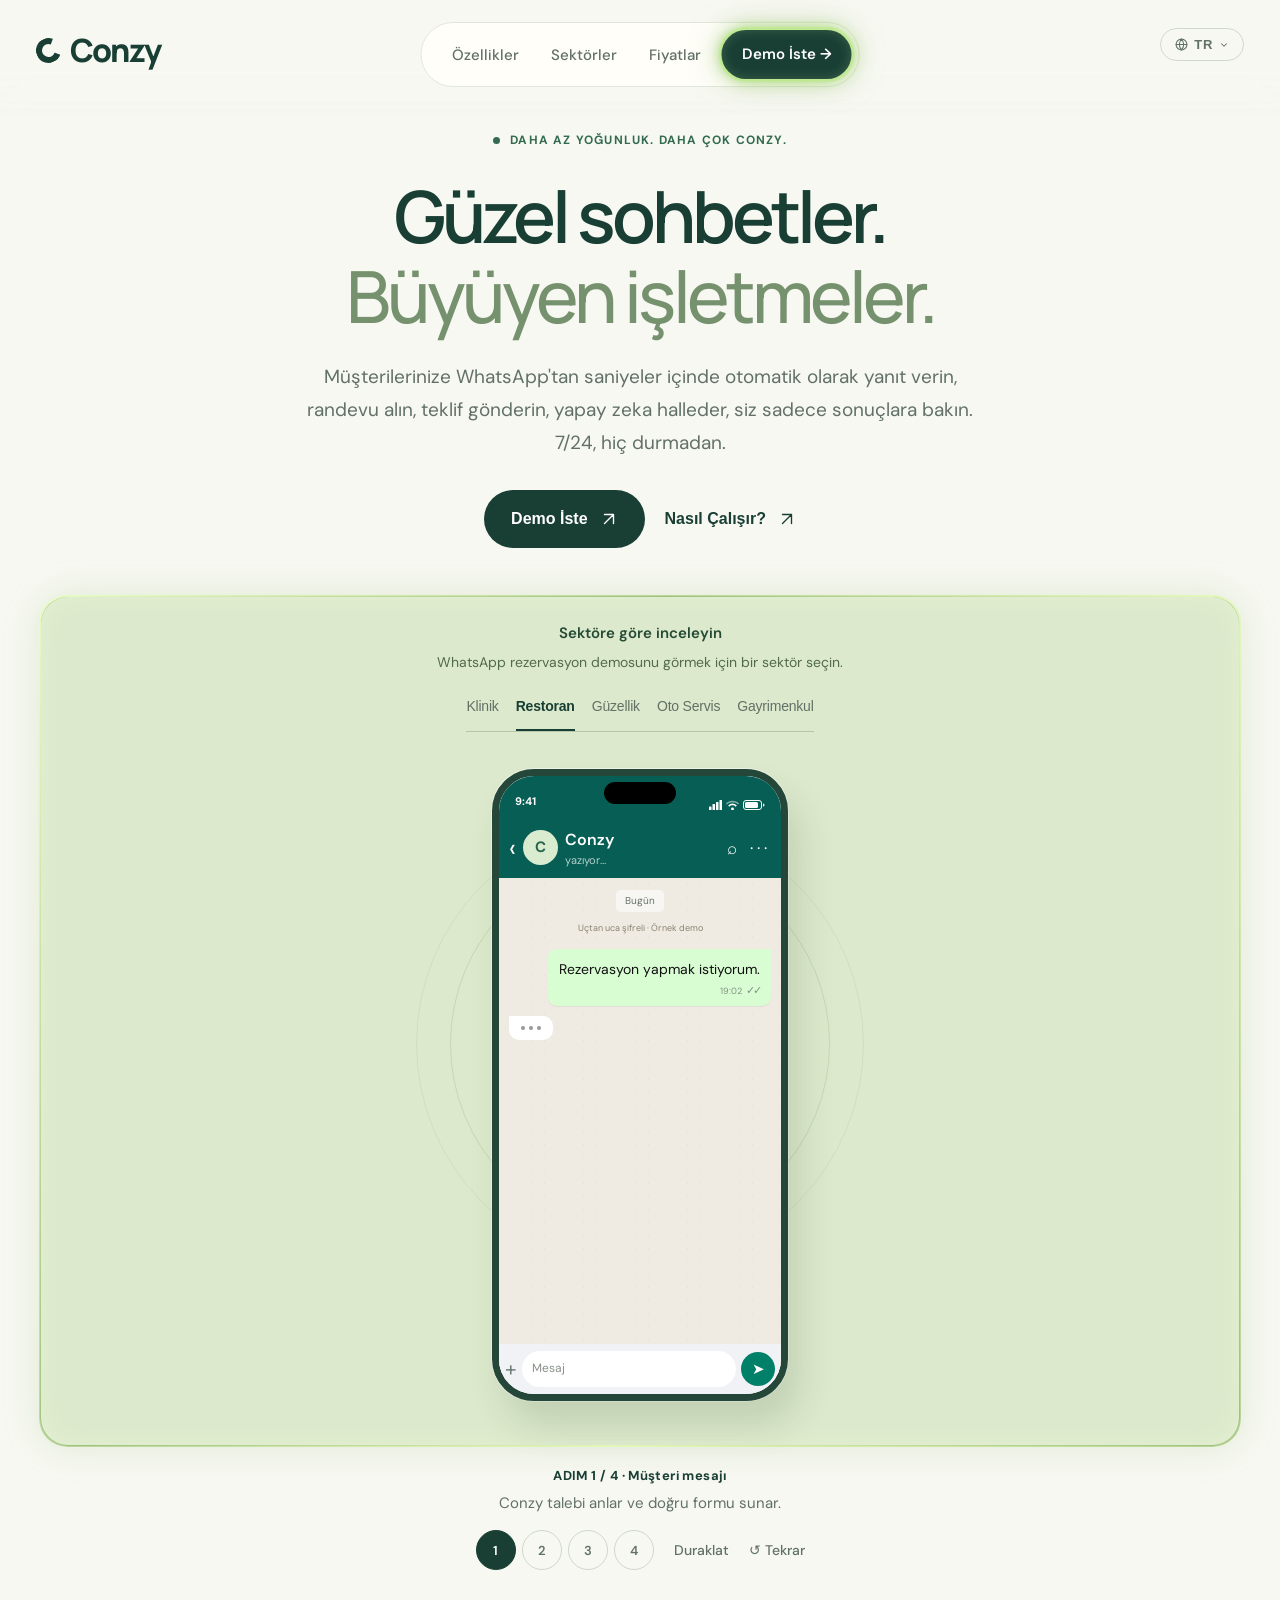
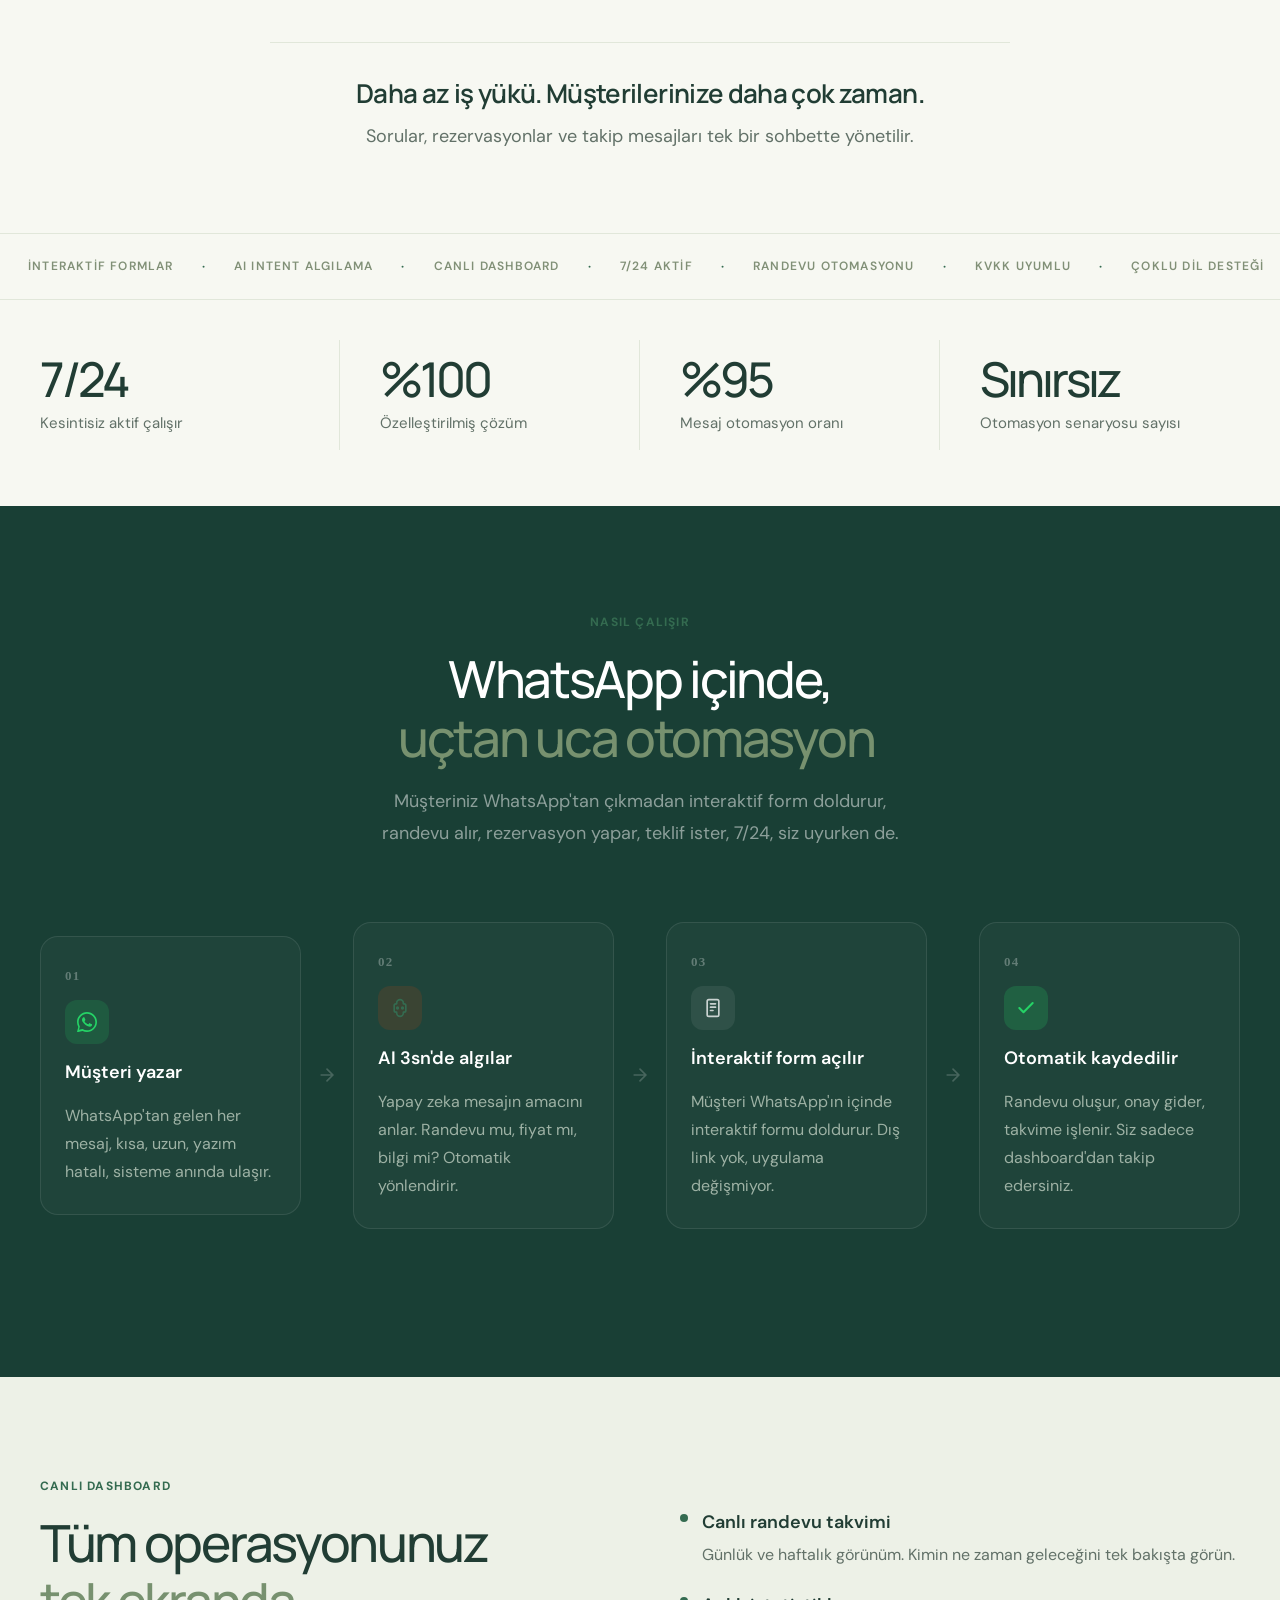
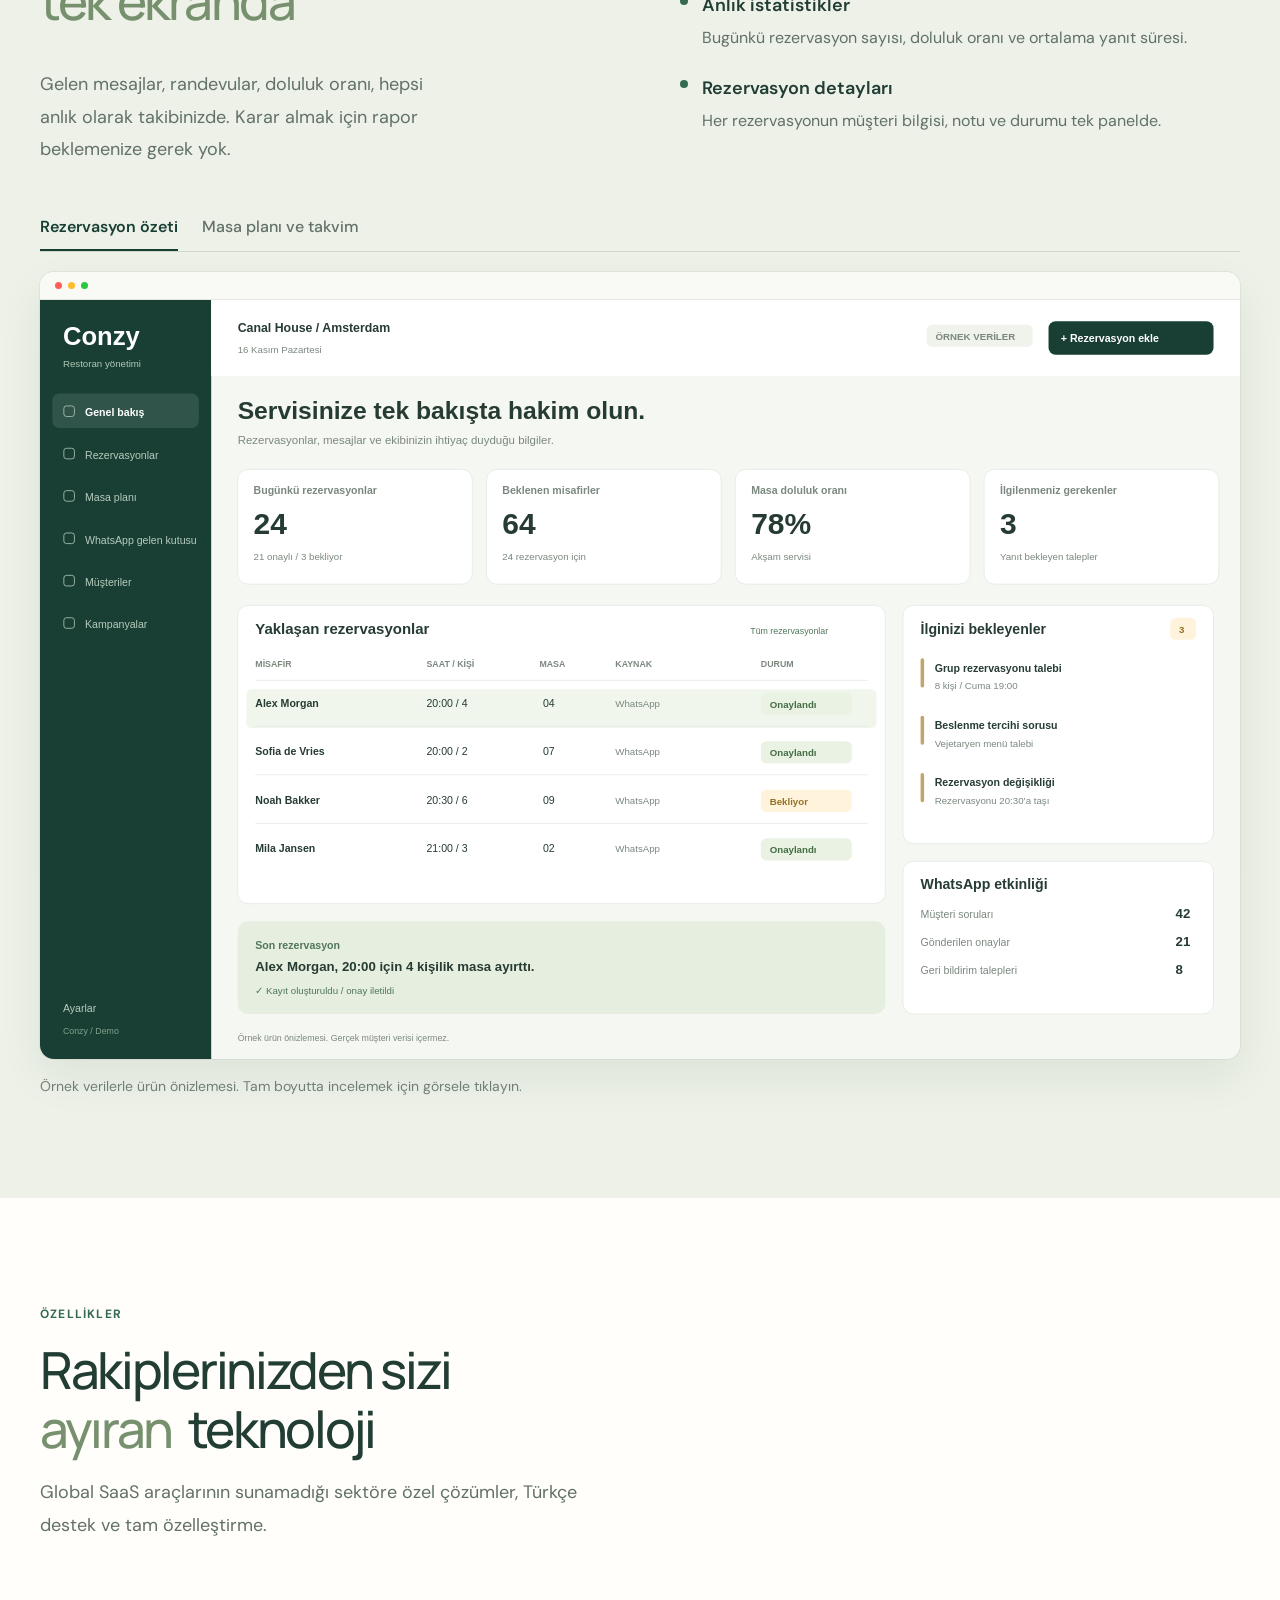
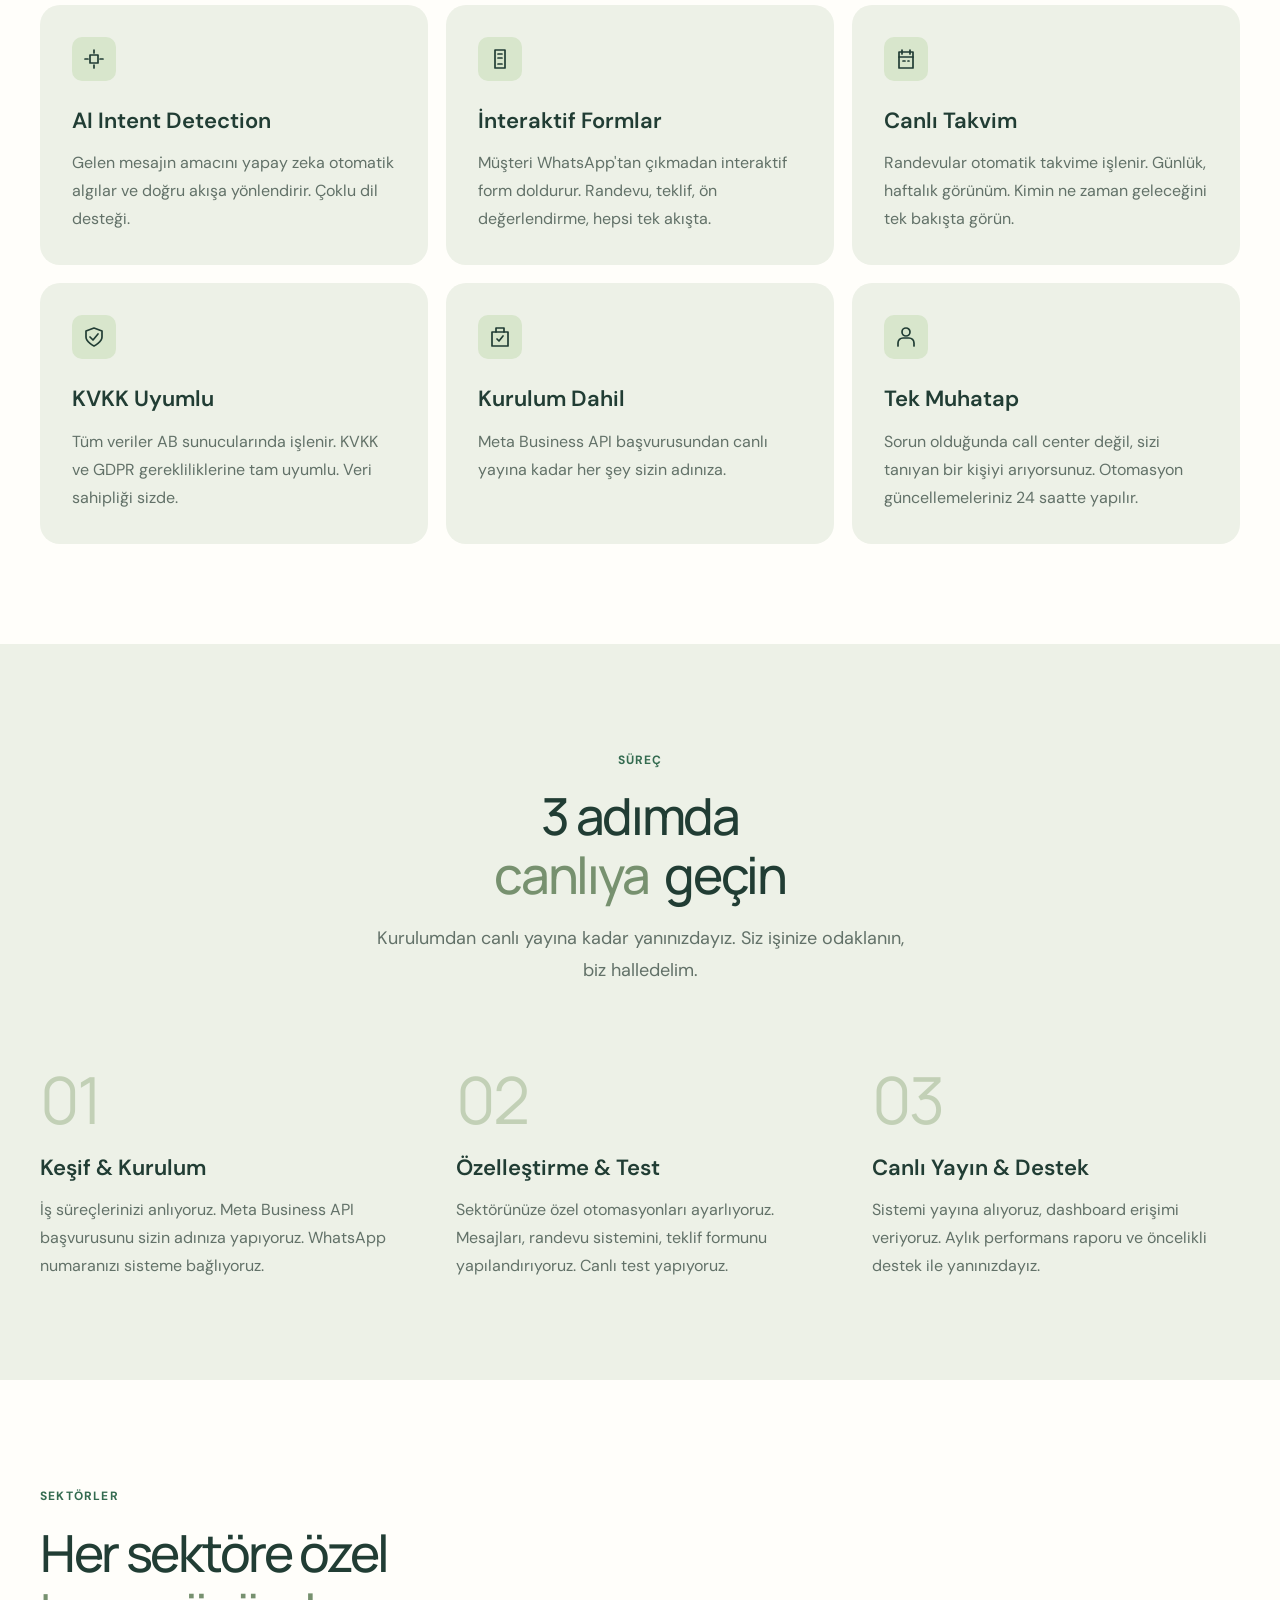
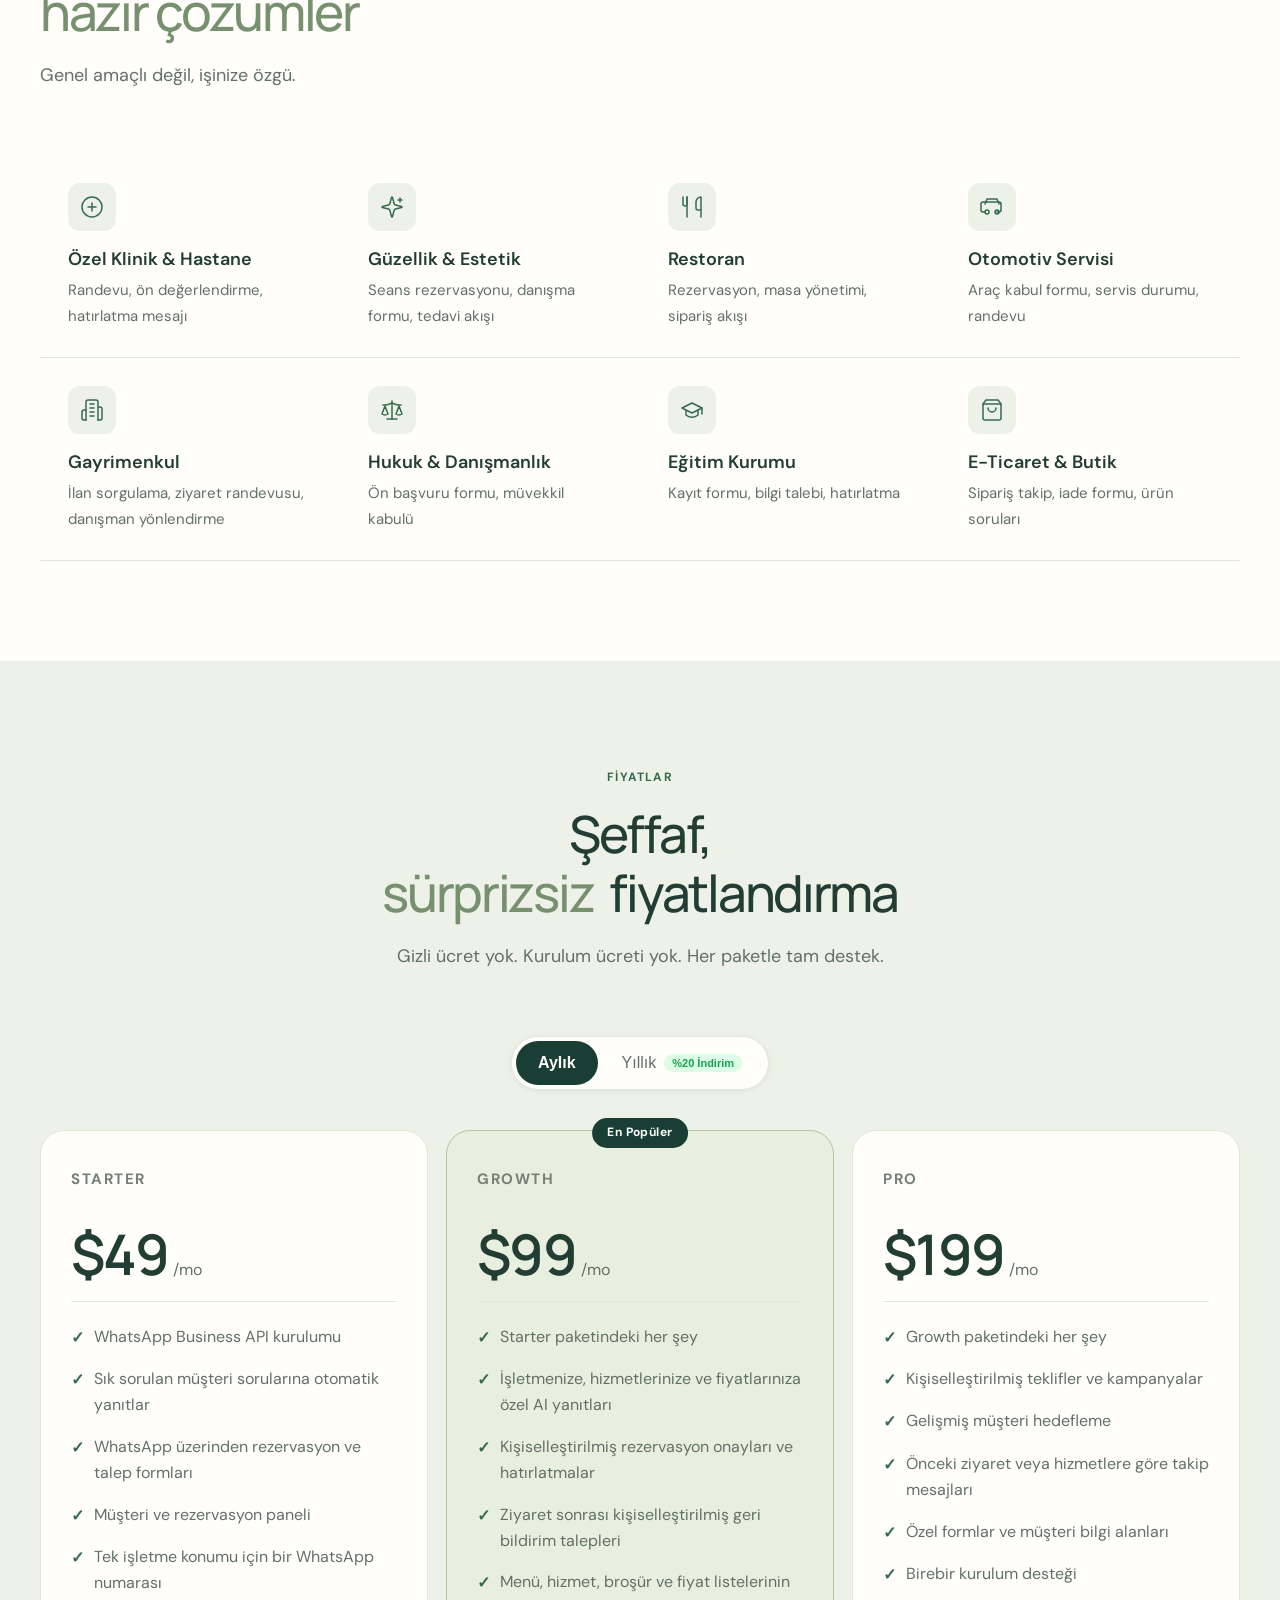
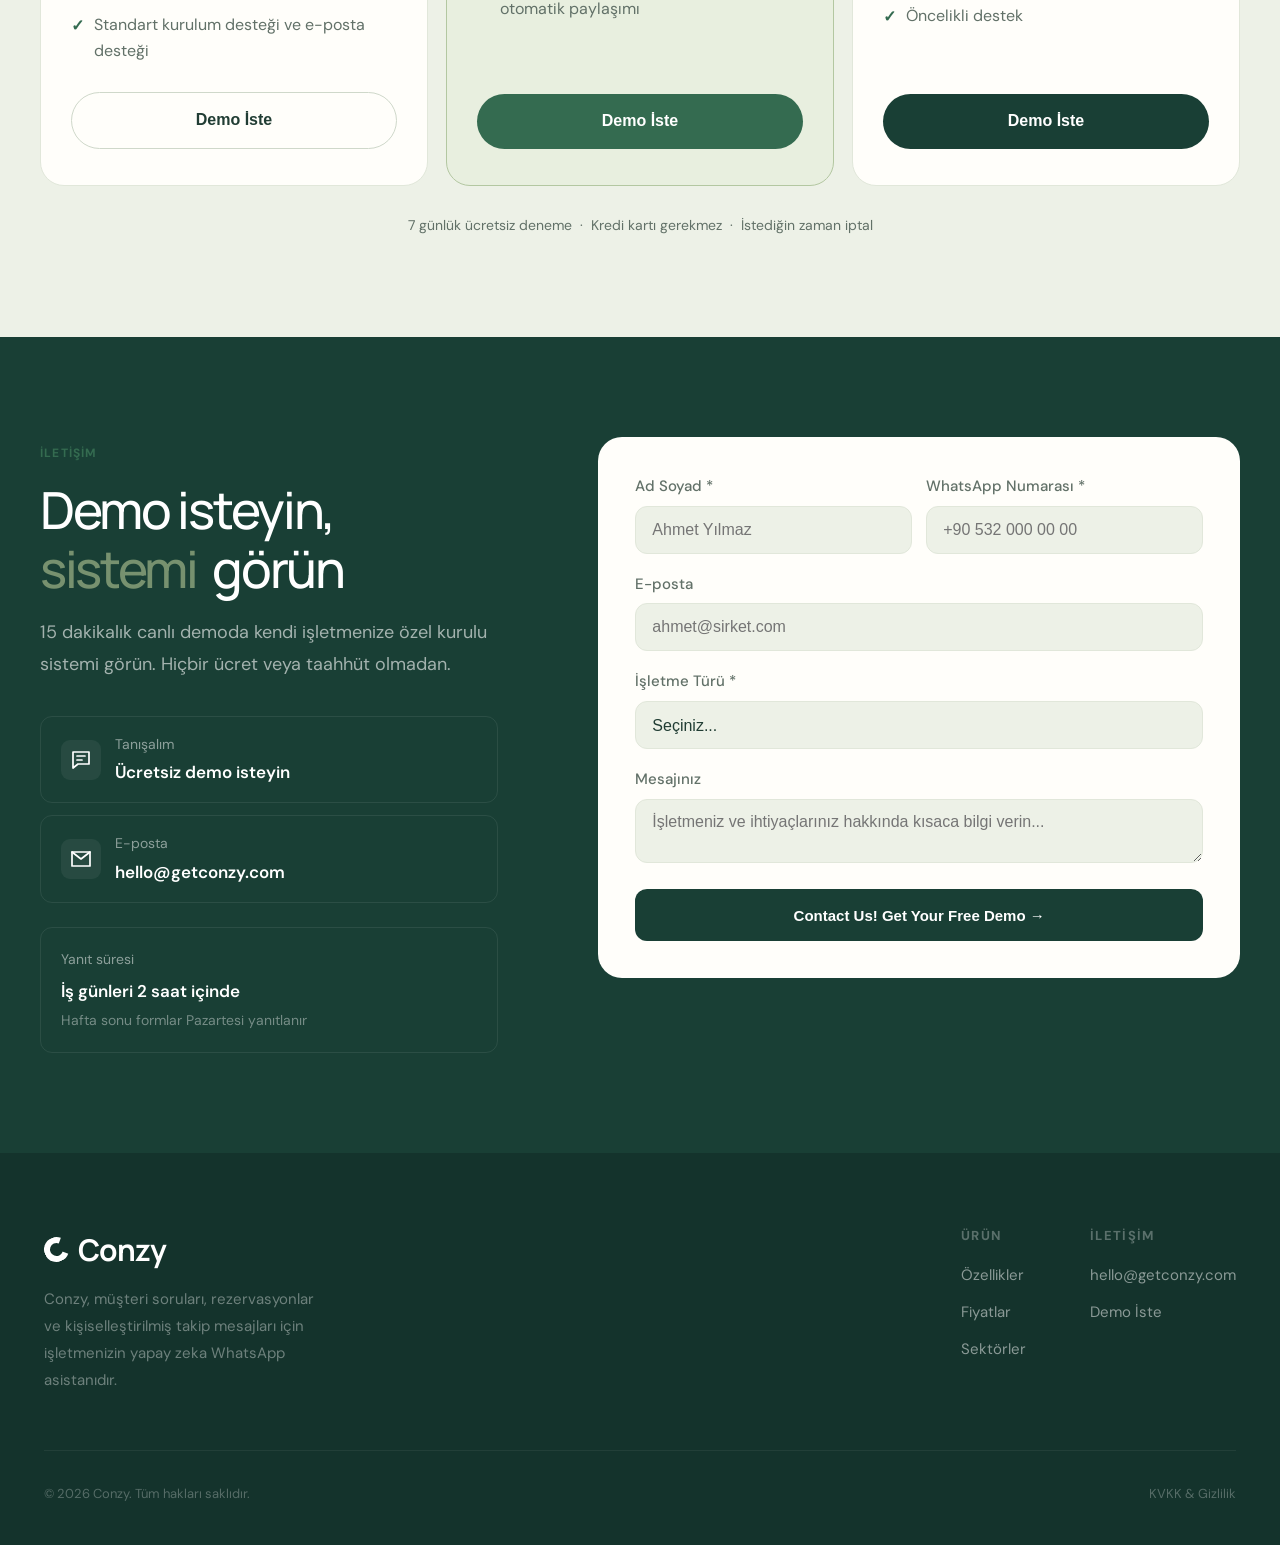
<file: tr/index.html>
<!DOCTYPE html>
<html lang="tr" data-initial-lang="tr">
<head>
  <meta charset="UTF-8">
  <meta name="viewport" content="width=device-width, initial-scale=1.0">
  <meta name="theme-color" content="#F7F8F2">
  <title>Conzy | İşletmeler için Yapay Zeka WhatsApp Asistanı</title>
  <link rel="preconnect" href="https://fonts.googleapis.com">
  <link rel="preconnect" href="https://fonts.gstatic.com" crossorigin>
  <link href="https://fonts.googleapis.com/css2?family=DM+Sans:wght@400;500;600;700&amp;family=Manrope:wght@400;500;600;700;800&amp;display=swap" rel="stylesheet">
  <link rel="icon" type="image/svg+xml" href="/favicon.svg">
  <link rel="stylesheet" href="/css/style.css?v=brand-seo-30">
  <link rel="stylesheet" href="/css/conzy.css?v=brand-seo-30">
<meta name="description" content="Conzy, WhatsApp üzerinden müşteri sorularını yanıtlar, rezervasyonları yönetir ve kişiselleştirilmiş takip mesajları gönderir. Demoyu ve paketleri inceleyin."><meta name="robots" content="index, follow, max-image-preview:large"><meta name="application-name" content="Conzy"><link rel="canonical" href="https://getconzy.com/tr/"><link rel="alternate" href="https://getconzy.com/" hreflang="en"><link rel="alternate" href="https://getconzy.com/tr/" hreflang="tr"><link rel="alternate" href="https://getconzy.com/" hreflang="x-default"><meta property="og:type" content="website"><meta property="og:site_name" content="Conzy"><meta property="og:title" content="Conzy | İşletmeler için Yapay Zeka WhatsApp Asistanı"><meta property="og:description" content="Conzy, WhatsApp üzerinden müşteri sorularını yanıtlar, rezervasyonları yönetir ve kişiselleştirilmiş takip mesajları gönderir. Demoyu ve paketleri inceleyin."><meta property="og:url" content="https://getconzy.com/tr/"><meta property="og:locale" content="tr_TR"><meta property="og:image" content="https://getconzy.com/assets/conzy-social.png"><meta property="og:image:width" content="1200"><meta property="og:image:height" content="630"><meta property="og:image:alt" content="Conzy işletmeler için WhatsApp asistanı"><meta name="twitter:card" content="summary_large_image"><meta name="twitter:title" content="Conzy | İşletmeler için Yapay Zeka WhatsApp Asistanı"><meta name="twitter:description" content="Conzy, WhatsApp üzerinden müşteri sorularını yanıtlar, rezervasyonları yönetir ve kişiselleştirilmiş takip mesajları gönderir. Demoyu ve paketleri inceleyin."><meta name="twitter:image" content="https://getconzy.com/assets/conzy-social.png"><script type="application/ld+json" id="conzy-structured-data">{
  "@context": "https://schema.org",
  "@graph": [
    {
      "@type": "Organization",
      "@id": "https://getconzy.com/#organization",
      "name": "Conzy",
      "url": "https://getconzy.com/",
      "logo": {
        "@type": "ImageObject",
        "url": "https://getconzy.com/assets/conzy-brandmark.svg",
        "width": 512,
        "height": 512
      }
    },
    {
      "@type": "WebSite",
      "@id": "https://getconzy.com/#website",
      "name": "Conzy",
      "alternateName": "getconzy.com",
      "url": "https://getconzy.com/",
      "inLanguage": [
        "en",
        "tr"
      ],
      "publisher": {
        "@id": "https://getconzy.com/#organization"
      }
    },
    {
      "@type": "WebPage",
      "@id": "https://getconzy.com/tr/#webpage",
      "url": "https://getconzy.com/tr/",
      "name": "Conzy | İşletmeler için Yapay Zeka WhatsApp Asistanı",
      "description": "Conzy, WhatsApp üzerinden müşteri sorularını yanıtlar, rezervasyonları yönetir ve kişiselleştirilmiş takip mesajları gönderir. Demoyu ve paketleri inceleyin.",
      "inLanguage": "tr",
      "isPartOf": {
        "@id": "https://getconzy.com/#website"
      },
      "about": {
        "@id": "https://getconzy.com/#organization"
      }
    }
  ]
}</script><noscript id="seo-no-script"><style>.fu{opacity:1!important;transform:none!important}</style></noscript></head>
<body>
<a class="skip-link" href="#hero">Skip to content</a>

<div id="cur-dot"></div>
<div id="cur-ring"></div>

<!-- ══════════════════════════ MOBILE HEADER ══════════════════════════ -->
<header id="mobile-header">
  <div class="mobile-lang-dd" id="mobile-lang-dd">
    <button class="mobile-lang-trigger" id="mobile-lang-trigger">
      <svg width="12" height="12" viewbox="0 0 24 24" fill="none" stroke="currentColor" stroke-width="2" stroke-linecap="round" stroke-linejoin="round"><circle cx="12" cy="12" r="10"></circle><line x1="2" y1="12" x2="22" y2="12"></line><path d="M12 2a15.3 15.3 0 0 1 4 10 15.3 15.3 0 0 1-4 10 15.3 15.3 0 0 1-4-10 15.3 15.3 0 0 1 4-10z"></path></svg>
      <span class="js-lang-current">TR</span>
      <svg class="lang-chevron" width="9" height="9" viewbox="0 0 24 24" fill="none" stroke="currentColor" stroke-width="2.5" stroke-linecap="round" stroke-linejoin="round"><polyline points="6 9 12 15 18 9"></polyline></svg>
    </button>
    <div class="mobile-lang-menu" id="mobile-lang-menu">
      <a class="lang-opt active" data-lang="tr" href="/tr/" hreflang="tr" lang="tr"> Türkçe</a>
      <a class="lang-opt" data-lang="en" href="/" hreflang="en" lang="en"> English</a>
    </div>
  </div>
  <a href="#" class="mobile-logo"><div class="logo-mark"></div>Conzy</a>
  <button class="hamburger" id="hamburger" aria-label="Menü" data-i18n-aria="hamburger-aria">
    <span></span><span></span><span></span>
  </button>
</header>

<!-- ══════════════════════════ MOBILE MENU ══════════════════════════ -->
<nav id="mobile-menu">
  <div class="mmenu-top">
    <a href="#" class="mmenu-logo"><div class="logo-mark"></div>Conzy</a>
    <button class="mmenu-close" id="mmenu-close" aria-label="Kapat" data-i18n-aria="mmenu-close-aria">
      <svg width="18" height="18" viewbox="0 0 24 24" fill="none" stroke="currentColor" stroke-width="2.5" stroke-linecap="round"><line x1="18" y1="6" x2="6" y2="18"></line><line x1="6" y1="6" x2="18" y2="18"></line></svg>
    </button>
  </div>
  <div class="mmenu-links">
    <a href="#flow-pipeline" data-i18n="nav-features">Özellikler</a>
    <a href="#sectors" data-i18n="nav-sectors">Sektörler</a>
    <a href="#pricing" data-i18n="nav-pricing">Fiyatlar</a>
  </div>
  <div class="mmenu-bottom">
    <a href="#contact" class="mmenu-cta" data-i18n="nav-cta">Demo İste →</a>
  </div>
</nav>
<div id="mobile-overlay"></div>

<!-- ══════════════════════════ HERO LOGO ══════════════════════════ -->
<a href="#" class="hero-logo" id="hero-logo"><div class="logo-mark"></div>Conzy</a>

<!-- ══════════════════════════ LANG TOGGLE ══════════════════════════ -->
<div class="lang-dd" id="lang-dd">
  <button class="lang-trigger" id="lang-trigger">
    <svg width="13" height="13" viewbox="0 0 24 24" fill="none" stroke="currentColor" stroke-width="2" stroke-linecap="round" stroke-linejoin="round"><circle cx="12" cy="12" r="10"></circle><line x1="2" y1="12" x2="22" y2="12"></line><path d="M12 2a15.3 15.3 0 0 1 4 10 15.3 15.3 0 0 1-4 10 15.3 15.3 0 0 1-4-10 15.3 15.3 0 0 1 4-10z"></path></svg>
    <span id="lang-current" class="js-lang-current">TR</span>
    <svg class="lang-chevron" width="10" height="10" viewbox="0 0 24 24" fill="none" stroke="currentColor" stroke-width="2.5" stroke-linecap="round" stroke-linejoin="round"><polyline points="6 9 12 15 18 9"></polyline></svg>
  </button>
  <div class="lang-menu" id="lang-menu">
    <a class="lang-opt active" data-lang="tr" href="/tr/" hreflang="tr" lang="tr"> Türkçe</a>
    <a class="lang-opt" data-lang="en" href="/" hreflang="en" lang="en"> English</a>
  </div>
</div>

<!-- ══════════════════════════════ NAV ══════════════════════════════ -->
<nav id="nav">
  <div class="nav-inner">
    <ul class="nav-links">
      <li><a href="#flow-pipeline" data-i18n="nav-features">Özellikler</a></li>
      <li><a href="#sectors" data-i18n="nav-sectors">Sektörler</a></li>
      <li><a href="#pricing" data-i18n="nav-pricing">Fiyatlar</a></li>
    </ul>
    <div class="nav-right">
      <a href="#contact" class="nav-cta" data-i18n="nav-cta">Demo İste →</a>
    </div>
  </div>
</nav>

<!-- ══════════════════════════════ HERO ══════════════════════════════ -->
<section id="hero">
  <div class="hero-inner">

    <!-- Centered copy -->
    <div class="hero-copy">
      <div class="hero-tag"><div class="hero-tag-line"></div><span data-i18n="hero-tag">Daha az yoğunluk. Daha çok Conzy.</span></div>
      <h1 data-i18n="hero-h1">Güzel sohbetler.<br><em>Büyüyen işletmeler.</em></h1>
      <p class="hero-desc" data-i18n="hero-desc">Müşterilerinize WhatsApp'tan saniyeler içinde otomatik olarak yanıt verin, randevu alın, teklif gönderin, yapay zeka halleder, siz sadece sonuçlara bakın. 7/24, hiç durmadan.</p>
      <div class="hero-actions">
        <a href="#contact" class="btn btn-orange"><span data-i18n="hero-btn-demo">Demo İste</span><svg class="button-arrow" width="18" height="18" viewbox="0 0 24 24" fill="none" stroke="currentColor" stroke-width="1.8" stroke-linecap="round" stroke-linejoin="round" aria-hidden="true" focusable="false"><path d="M6 18 18 6M6 6h12v12"></path></svg></a>
        <a href="#flow-pipeline" class="btn btn-ghost"><span data-i18n="hero-btn-how">Nasıl Çalışır?</span><svg class="button-arrow" width="18" height="18" viewbox="0 0 24 24" fill="none" stroke="currentColor" stroke-width="1.8" stroke-linecap="round" stroke-linejoin="round" aria-hidden="true" focusable="false"><path d="M6 18 18 6M6 6h12v12"></path></svg></a>
      </div>



    </div>

    <!-- Right: real hand-holding-phone photo with animated screen overlay -->
    <div class="hero-visual" data-nosnippet="">
      <!-- Sector switcher — changes the phone demo live -->
      <div class="hero-sector-tabs" id="hero-sector-tabs">
        <span class="sector-tabs-label" data-i18n="sector-tabs-label">Sektöre göre inceleyin</span>
        <p class="sector-tabs-description" data-i18n="sector-tabs-description">WhatsApp rezervasyon demosunu görmek için bir sektör seçin.</p>
        <div class="sector-tabs-row" role="group" aria-label="Industry demos">
          <button class="sector-tab" data-sector="klinik"><span data-i18n="st-klinik">Klinik</span></button>
          <button class="sector-tab active" data-sector="restoran"><span data-i18n="st-restoran">Restoran</span></button>
          <button class="sector-tab" data-sector="guzellik"><span data-i18n="st-guzellik">Güzellik</span></button>
          <button class="sector-tab" data-sector="servis"><span data-i18n="st-servis">Oto Servis</span></button>
          <button class="sector-tab" data-sector="emlak"><span data-i18n="st-emlak">Gayrimenkul</span></button>
        </div>
      </div>
      <div class="demo-controls"><div class="demo-step-label"></div><p class="demo-step-description"></p><div class="demo-navigation"><div class="demo-steps" aria-label="Demo steps"></div><button type="button" class="demo-pause"></button><button type="button" class="demo-replay"></button></div></div>
      
      <div class="scene-orbit" aria-hidden="true"></div>
      <div class="scene-note note-top"><span class="note-icon" aria-hidden="true"><svg class="inline-arrow" width="16" height="16" viewbox="0 0 24 24" fill="none" stroke="currentColor" stroke-width="1.8" stroke-linecap="round" stroke-linejoin="round" aria-hidden="true" focusable="false"><path d="M6 18 18 6M6 6h12v12"></path></svg></span><div><strong data-i18n="scene-booked">Randevu oluşturuldu</strong><span data-i18n="scene-sync">Takvim otomatik güncellendi</span></div></div>
      <div class="scene-note note-bottom"><span class="note-icon" aria-hidden="true">✓</span><div><strong data-i18n="scene-online">Müşterilerinizin hep yanında</strong><span data-i18n="scene-hours">Mesai saatleri dışında bile.</span></div></div>
      <!--
        Aspect-ratio box trick: padding-top = (1056/976)*100 = 108.2%
        This forces the wrapper to have the exact same height as the image
        at any width, so every "position:absolute + %" inside is reliable.
        Image fills the box with object-fit:fill (no cropping needed —
        wrapper and image share the same 976:1056 ratio).
      -->
      <div style="position:relative;width:100%;">
        <div class="hero-img-wrap">

          <!-- The hand+phone photo fills the aspect-ratio box -->
          <img src="/hand1.jpg" alt="" aria-hidden="true" class="hero-hand-img">

          <!--
            hand1.jpg: 948×1059
            Screen left x=207, right x=602, top y=68, bottom y=934
            Dynamic Island center x=405 (x=350–461 at y=85)
            top    = 68  / 1059 = 6.4%
            left   = 207 / 948  = 21.8%
            width  = 395 / 948  = 41.7%
            height = 866 / 1059 = 81.8%
          -->
          <div class="hero-screen-area" style="position:absolute;top:6.4%;left:21.8%;width:41.7%;height:81.8%;
                      border-radius:33px;overflow:hidden;">

          <!-- Screen 0: WhatsApp Chat -->
          <div class="pscreen active" id="pscreen-0">
            <div class="phone-sb phone-sb-dark">
              <span class="psb-time">9:41</span>
              <div class="psb-di"></div>
              <div class="psb-icons">
                <svg width="13" height="10" viewbox="0 0 13 10" fill="currentColor"><rect x="0" y="6.5" width="2.5" height="3.5" rx=".5"></rect><rect x="3.5" y="4" width="2.5" height="6" rx=".5"></rect><rect x="7" y="2" width="2.5" height="8" rx=".5"></rect><rect x="10.5" y="0" width="2.5" height="10" rx=".5"></rect></svg>
                <svg width="13" height="10" viewbox="0 0 13 10" fill="currentColor"><circle cx="6.5" cy="9" r="1.4"></circle><path d="M3.3 6.7C4.2 5.8 5.3 5.3 6.5 5.3s2.3.5 3.2 1.4l1.1-1.1C9.5 4.3 8.1 3.6 6.5 3.6S3.5 4.3 2.2 5.6z"></path><path d="M1 4.5C2.3 3.1 4.3 2.2 6.5 2.2s4.2.9 5.5 2.3L13 3.4C11.3 1.7 9 .7 6.5.7S1.7 1.7 0 3.4z" opacity=".5"></path></svg>
                <svg width="22" height="10" viewbox="0 0 22 10" fill="currentColor"><rect x=".5" y=".5" width="18" height="9" rx="2.5" fill="none" stroke="currentColor" stroke-width="1"></rect><path d="M20 3.5v3a1.5 1.5 0 0 0 0-3z"></path><rect x="2" y="2" width="13" height="6" rx="1.5"></rect></svg>
              </div>
            </div>
            <div class="wa-bg">
              <div class="wa-bar">
                <div class="wa-av">C</div>
                <div>
                  <div class="wa-nm">Conzy</div>
                  <div class="wa-st">çevrimiçi</div>
                </div>
              </div>
              <div class="wa-msgs">
                <div class="msg msg-i" data-anim>
                  Merhaba! Nasıl yardımcı olabilirim?
                  <div class="msg-btns">
                    <div class="msg-btn" data-anim> Randevu Al</div>
                    <div class="msg-btn" data-anim> Fiyat Öğren</div>
                    <div class="msg-btn" data-anim>ℹ Bilgi Al</div>
                  </div>
                  <div class="msg-t">09:41</div>
                </div>
                <div class="msg msg-o" data-anim>
                  Randevu almak istiyorum
                  <div class="msg-t">09:42 ✓✓</div>
                </div>
                <div class="msg msg-i" data-anim>
                  <span style="color:#25D366;font-weight:700;font-size:9px;display:block;margin-bottom:4px"> RANDEVU FORMU</span>
                  Randevu almak için formu açınız...
                  <div style="background:#25D366;color:#fff;border-radius:6px;padding:5px;font-size:10px;font-weight:700;text-align:center;margin-top:6px">Formu Aç →</div>
                  <div class="msg-t">09:42</div>
                </div>
              </div>
              <div class="wa-inp-bar">
                <div class="wa-inp">Mesaj yazın...</div>
                <div class="wa-mic"><svg class="site-icon" width="24" height="24" viewbox="0 0 24 24" fill="none" stroke="currentColor" stroke-width="1.7" stroke-linecap="round" stroke-linejoin="round" aria-hidden="true" focusable="false"><path d="M9 5a3 3 0 0 1 6 0v7a3 3 0 0 1-6 0V5Z"></path><path d="M6 10v2a6 6 0 0 0 12 0v-2M12 18v4m-4 0h8"></path></svg></div>
              </div>
            </div>
          </div>

          <!-- Screen 1: WhatsApp Flow — Randevu -->
          <div class="pscreen" id="pscreen-1">
            <div class="phone-sb phone-sb-dark">
              <span class="psb-time">9:41</span>
              <div class="psb-di"></div>
              <div class="psb-icons">
                <svg width="13" height="10" viewbox="0 0 13 10" fill="currentColor"><rect x="0" y="6.5" width="2.5" height="3.5" rx=".5"></rect><rect x="3.5" y="4" width="2.5" height="6" rx=".5"></rect><rect x="7" y="2" width="2.5" height="8" rx=".5"></rect><rect x="10.5" y="0" width="2.5" height="10" rx=".5"></rect></svg>
                <svg width="13" height="10" viewbox="0 0 13 10" fill="currentColor"><circle cx="6.5" cy="9" r="1.4"></circle><path d="M3.3 6.7C4.2 5.8 5.3 5.3 6.5 5.3s2.3.5 3.2 1.4l1.1-1.1C9.5 4.3 8.1 3.6 6.5 3.6S3.5 4.3 2.2 5.6z"></path><path d="M1 4.5C2.3 3.1 4.3 2.2 6.5 2.2s4.2.9 5.5 2.3L13 3.4C11.3 1.7 9 .7 6.5.7S1.7 1.7 0 3.4z" opacity=".5"></path></svg>
                <svg width="22" height="10" viewbox="0 0 22 10" fill="currentColor"><rect x=".5" y=".5" width="18" height="9" rx="2.5" fill="none" stroke="currentColor" stroke-width="1"></rect><path d="M20 3.5v3a1.5 1.5 0 0 0 0-3z"></path><rect x="2" y="2" width="13" height="6" rx="1.5"></rect></svg>
              </div>
            </div>
            <div class="flow-scr">
              <div class="flow-bar">
                <div class="flow-back">←</div>
                <div class="flow-bar-t"> Randevu Al</div>
              </div>
              <div class="flow-body">
                <div class="flow-h1">Randevu Bilgileri</div>
                <div class="flow-sub">Formu doldurun, hemen onaylayalım</div>
                <div class="flow-field">
                  <div class="flow-lbl">Adınız Soyadınız</div>
                  <div class="flow-val flow-val-name">Ahmet Yılmaz</div>
                </div>
                <div class="flow-field">
                  <div class="flow-lbl">Hizmet</div>
                  <div class="flow-val flow-val-svc">Saç Ekimi Konsültasyon <span style="color:#999;font-size:9px">▼</span></div>
                </div>
                <div class="flow-field">
                  <div class="flow-lbl">Tarih</div>
                  <div class="date-row">
                    <div class="date-chip">Sal<br><b>20</b></div>
                    <div class="date-chip">Çar<br><b>21</b></div>
                    <div class="date-chip">Per<br><b>22</b></div>
                    <div class="date-chip">Cum<br><b>23</b></div>
                  </div>
                </div>
                <div class="flow-field">
                  <div class="flow-lbl">Saat</div>
                  <div class="date-row">
                    <div class="date-chip time-chip">10:00</div>
                    <div class="date-chip time-chip">11:30</div>
                    <div class="date-chip time-chip">14:00</div>
                  </div>
                </div>
                <div class="flow-btn-gr">Randevuyu Onayla ✓</div>
              </div>
            </div>
          </div>

          <div class="pscreen" id="pscreen-2">
  <div class="confirmation-screen">
    <div class="confirmation-brand">Conzy <span>✓</span></div>
    <div class="confirmation-check" aria-hidden="true">✓</div>
    <h3 class="confirmation-title"></h3>
    <p class="confirmation-intro"></p>
    <div class="confirmation-details"><strong class="confirmation-name"></strong><span class="confirmation-service"></span><span class="confirmation-date"></span></div>
    <div class="confirmation-delivered"></div>
    <p class="confirmation-footer"></p>
  </div>
</div>

<!-- Screen 3: Dashboard -->
          <div class="pscreen" id="pscreen-3">
            <div class="phone-sb phone-sb-light">
              <span class="psb-time">9:41</span>
              <div class="psb-di"></div>
              <div class="psb-icons">
                <svg width="13" height="10" viewbox="0 0 13 10" fill="currentColor"><rect x="0" y="6.5" width="2.5" height="3.5" rx=".5"></rect><rect x="3.5" y="4" width="2.5" height="6" rx=".5"></rect><rect x="7" y="2" width="2.5" height="8" rx=".5"></rect><rect x="10.5" y="0" width="2.5" height="10" rx=".5"></rect></svg>
                <svg width="13" height="10" viewbox="0 0 13 10" fill="currentColor"><circle cx="6.5" cy="9" r="1.4"></circle><path d="M3.3 6.7C4.2 5.8 5.3 5.3 6.5 5.3s2.3.5 3.2 1.4l1.1-1.1C9.5 4.3 8.1 3.6 6.5 3.6S3.5 4.3 2.2 5.6z"></path><path d="M1 4.5C2.3 3.1 4.3 2.2 6.5 2.2s4.2.9 5.5 2.3L13 3.4C11.3 1.7 9 .7 6.5.7S1.7 1.7 0 3.4z" opacity=".5"></path></svg>
                <svg width="22" height="10" viewbox="0 0 22 10" fill="currentColor"><rect x=".5" y=".5" width="18" height="9" rx="2.5" fill="none" stroke="currentColor" stroke-width="1"></rect><path d="M20 3.5v3a1.5 1.5 0 0 0 0-3z"></path><rect x="2" y="2" width="13" height="6" rx="1.5"></rect></svg>
              </div>
            </div>
            <div class="dash-scr">
              <div class="dash-bar">
                <div class="dash-t"> Canlı Dashboard</div>
                <div class="dash-d">21 Mayıs 2026</div>
              </div>
              <div class="dash-body">
                <div class="dash-grid">
                  <div class="dash-card">
                    <div class="dash-val" data-count="47">0</div>
                    <div class="dash-lbl">Bugün mesaj</div>
                    <div class="dash-trend">↑ %23</div>
                  </div>
                  <div class="dash-card">
                    <div class="dash-val" data-count="12">0</div>
                    <div class="dash-lbl">Randevu</div>
                    <div class="dash-trend">↑ %8</div>
                  </div>
                  <div class="dash-card">
                    <div class="dash-val" data-count="91" data-suffix="%">0</div>
                    <div class="dash-lbl">Otomasyon</div>
                    <div class="dash-trend">✓ hedef</div>
                  </div>
                  <div class="dash-card">
                    <div class="dash-val">3s</div>
                    <div class="dash-lbl">Ort. yanıt</div>
                    <div class="dash-trend">✓</div>
                  </div>
                </div>
                <div class="dash-sec">Bugünkü Randevular</div>
                <div class="dash-list">
                  <div class="dash-row">
                    <div class="dash-dot dot-g"></div>
                    <div class="dash-ri">
                      <div class="dash-rn">Ayşe Demir</div>
                      <div class="dash-rt">10:00 · Konsültasyon</div>
                    </div>
                    <div class="dash-badge bg-g">Onaylı</div>
                  </div>
                  <div class="dash-row">
                    <div class="dash-dot dot-y"></div>
                    <div class="dash-ri">
                      <div class="dash-rn">Emre Çelik</div>
                      <div class="dash-rt">11:30 · FUE Saç</div>
                    </div>
                    <div class="dash-badge bg-y">Bekliyor</div>
                  </div>
                  <div class="dash-row">
                    <div class="dash-dot dot-g"></div>
                    <div class="dash-ri">
                      <div class="dash-rn">Fatma Kaya</div>
                      <div class="dash-rt">14:00 · Kaş Ekimi</div>
                    </div>
                    <div class="dash-badge bg-g">Onaylı</div>
                  </div>
                </div>
              </div>
            </div>
          </div>

        </div><!-- /screen overlay -->


      </div>
    </div>
    </div><!-- /hero-visual -->

      <div class="hero-benefit">
        <h3 data-i18n="hero-benefit-title">Daha az iş yükü. Müşterilerinize daha çok zaman.</h3>
        <p data-i18n="hero-benefit-description">Sorular, rezervasyonlar ve takip mesajları tek bir sohbette yönetilir.</p>
      </div>

  </div><!-- /hero-inner -->
</section>

<!-- ══════════════════════════ MARQUEE ══════════════════════════ -->
<div id="marquee">
  <div class="marquee-track" role="marquee" aria-label="Conzy özellik bandı" data-i18n-aria="marquee-track-aria">
    <div class="marquee-item">İnteraktif Formlar <span class="ms">·</span> AI Intent Algılama <span class="ms">·</span> Canlı Dashboard <span class="ms">·</span> 7/24 Aktif <span class="ms">·</span> Randevu Otomasyonu <span class="ms">·</span> KVKK Uyumlu <span class="ms">·</span> Türkçe Destek <span class="ms">·</span> Kurulum Dahil <span class="ms">·</span></div>
    <div class="marquee-item" aria-hidden="true">İnteraktif Formlar <span class="ms">·</span> AI Intent Algılama <span class="ms">·</span> Canlı Dashboard <span class="ms">·</span> 7/24 Aktif <span class="ms">·</span> Randevu Otomasyonu <span class="ms">·</span> KVKK Uyumlu <span class="ms">·</span> Türkçe Destek <span class="ms">·</span> Kurulum Dahil <span class="ms">·</span></div>
    <div class="marquee-item" aria-hidden="true">İnteraktif Formlar <span class="ms">·</span> AI Intent Algılama <span class="ms">·</span> Canlı Dashboard <span class="ms">·</span> 7/24 Aktif <span class="ms">·</span> Randevu Otomasyonu <span class="ms">·</span> KVKK Uyumlu <span class="ms">·</span> Türkçe Destek <span class="ms">·</span> Kurulum Dahil <span class="ms">·</span></div>
    <div class="marquee-item" aria-hidden="true">İnteraktif Formlar <span class="ms">·</span> AI Intent Algılama <span class="ms">·</span> Canlı Dashboard <span class="ms">·</span> 7/24 Aktif <span class="ms">·</span> Randevu Otomasyonu <span class="ms">·</span> KVKK Uyumlu <span class="ms">·</span> Türkçe Destek <span class="ms">·</span> Kurulum Dahil <span class="ms">·</span></div>
  </div>
</div>

<!-- ══════════════════════════ STATS ══════════════════════════ -->
<section id="stats">
  <div class="stats-inner">
    <div class="stat fu">
      <div class="stat-n">7/24</div>
      <div class="stat-l" data-i18n="stat-1">Kesintisiz aktif çalışır</div>
    </div>
    <div class="stat fu">
      <div class="stat-n" data-i18n="stat-2-n">%100</div>
      <div class="stat-l" data-i18n="stat-2">Özelleştirilmiş çözüm</div>
    </div>
    <div class="stat fu">
      <div class="stat-n">%95</div>
      <div class="stat-l" data-i18n="stat-3">Mesaj otomasyon oranı</div>
    </div>
    <div class="stat fu">
      <div class="stat-n" data-i18n="stat-4-n">Sınırsız</div>
      <div class="stat-l" data-i18n="stat-4">Otomasyon senaryosu sayısı</div>
    </div>
  </div>
</section>

<!-- ══════════════════════ FLOW PIPELINE ══════════════════════ -->
<section id="flow-pipeline" class="section dark">
  <div class="inner">

    <div class="center fu" style="margin-bottom:72px">
      <div class="tag" style="color:var(--orange)" data-i18n="pipe-tag">Nasıl Çalışır</div>
      <h2 style="color:#fff" data-i18n="pipe-h2">WhatsApp içinde,<br><em>uçtan uca otomasyon</em></h2>
      <p class="sec-desc" style="color:rgba(255,255,255,.5);margin:0 auto" data-i18n="pipe-desc">Müşteriniz WhatsApp'tan çıkmadan interaktif form doldurur, randevu alır, rezervasyon yapar, teklif ister, 7/24, siz uyurken de.</p>
    </div>

    <div class="pipe-row">

      <div class="pipe-card fu">
        <div class="pipe-step-n">01</div>
        <div class="pipe-icon-box pipe-wa">
          <svg width="20" height="20" viewbox="0 0 24 24" fill="currentColor"><path d="M17.472 14.382c-.297-.149-1.758-.867-2.03-.967-.273-.099-.471-.148-.67.15-.197.297-.767.966-.94 1.164-.173.199-.347.223-.644.075-.297-.15-1.255-.463-2.39-1.475-.883-.788-1.48-1.761-1.653-2.059-.173-.297-.018-.458.13-.606.134-.133.298-.347.446-.52.149-.174.198-.298.298-.497.099-.198.05-.371-.025-.52-.075-.149-.669-1.612-.916-2.207-.242-.579-.487-.5-.669-.51a9 9 0 0 0-.57-.01c-.198 0-.52.074-.792.372-.272.297-1.04 1.016-1.04 2.479 0 1.462 1.065 2.875 1.213 3.074.149.198 2.096 3.2 5.077 4.487.709.306 1.262.489 1.694.625.712.227 1.36.195 1.871.118.571-.085 1.758-.719 2.006-1.413.248-.694.248-1.289.173-1.413-.074-.124-.272-.198-.57-.347z"></path><path d="M12 0C5.373 0 0 5.373 0 12c0 2.125.557 4.126 1.529 5.862L.057 23.59a.5.5 0 0 0 .614.63l5.912-1.521A11.955 11.955 0 0 0 12 24c6.627 0 12-5.373 12-12S18.627 0 12 0zm0 22a9.955 9.955 0 0 1-5.29-1.517l-.378-.225-3.914 1.006 1.043-3.802-.247-.393A9.955 9.955 0 0 1 2 12C2 6.477 6.477 2 12 2s10 4.477 10 10-4.477 10-10 10z"></path></svg>
        </div>
        <h4 class="pipe-title" data-i18n="pipe-1-h">Müşteri yazar</h4>
        <p class="pipe-desc" data-i18n="pipe-1-p">WhatsApp'tan gelen her mesaj, kısa, uzun, yazım hatalı, sisteme anında ulaşır.</p>
      </div>

      <div class="pipe-arrow fu">
        <svg width="20" height="20" viewbox="0 0 24 24" fill="none" stroke="currentColor" stroke-width="2" stroke-linecap="round"><path d="M5 12h14M12 5l7 7-7 7"></path></svg>
      </div>

      <div class="pipe-card fu">
        <div class="pipe-step-n">02</div>
        <div class="pipe-icon-box pipe-ai">
          <svg width="20" height="20" viewbox="0 0 24 24" fill="none" stroke="currentColor" stroke-width="2" stroke-linecap="round" stroke-linejoin="round"><path d="M12 2a4 4 0 0 1 4 4v1h1a2 2 0 0 1 2 2v6a2 2 0 0 1-2 2h-1v1a4 4 0 0 1-8 0v-1H7a2 2 0 0 1-2-2V9a2 2 0 0 1 2-2h1V6a4 4 0 0 1 4-4z"></path><circle cx="9" cy="12" r="1" fill="currentColor"></circle><circle cx="15" cy="12" r="1" fill="currentColor"></circle></svg>
        </div>
        <h4 class="pipe-title" data-i18n="pipe-2-h">AI 3sn'de algılar</h4>
        <p class="pipe-desc" data-i18n="pipe-2-p">Yapay zeka mesajın amacını anlar. Randevu mu, fiyat mı, bilgi mi? Otomatik yönlendirir.</p>
      </div>

      <div class="pipe-arrow fu">
        <svg width="20" height="20" viewbox="0 0 24 24" fill="none" stroke="currentColor" stroke-width="2" stroke-linecap="round"><path d="M5 12h14M12 5l7 7-7 7"></path></svg>
      </div>

      <div class="pipe-card fu">
        <div class="pipe-step-n">03</div>
        <div class="pipe-icon-box pipe-flow">
          <svg width="20" height="20" viewbox="0 0 24 24" fill="none" stroke="currentColor" stroke-width="2" stroke-linecap="round" stroke-linejoin="round"><rect x="5" y="2" width="14" height="20" rx="2"></rect><line x1="9" y1="7" x2="15" y2="7"></line><line x1="9" y1="11" x2="15" y2="11"></line><line x1="9" y1="15" x2="12" y2="15"></line></svg>
        </div>
        <h4 class="pipe-title" data-i18n="pipe-3-h">İnteraktif form açılır</h4>
        <p class="pipe-desc" data-i18n="pipe-3-p">Müşteri WhatsApp'ın içinde interaktif formu doldurur. Dış link yok, uygulama değişmiyor.</p>
      </div>

      <div class="pipe-arrow fu">
        <svg width="20" height="20" viewbox="0 0 24 24" fill="none" stroke="currentColor" stroke-width="2" stroke-linecap="round"><path d="M5 12h14M12 5l7 7-7 7"></path></svg>
      </div>

      <div class="pipe-card pipe-card-done fu">
        <div class="pipe-step-n">04</div>
        <div class="pipe-icon-box pipe-done">
          <svg width="20" height="20" viewbox="0 0 24 24" fill="none" stroke="currentColor" stroke-width="2.5" stroke-linecap="round" stroke-linejoin="round"><polyline points="20 6 9 17 4 12"></polyline></svg>
        </div>
        <h4 class="pipe-title" data-i18n="pipe-4-h">Otomatik kaydedilir</h4>
        <p class="pipe-desc" data-i18n="pipe-4-p">Randevu oluşur, onay gider, takvime işlenir. Siz sadece dashboard'dan takip edersiniz.</p>
      </div>

    </div><!-- /pipe-row -->

    <!-- <div class="pipe-highlight-bar fu">
      <span class="phb-pill" data-i18n="phb-pill">Rakiplerin sunamadığı özellik</span>
      <p data-i18n="phb-text">Müşteri WhatsApp'tan hiç çıkmaz, dış link yok, browser açılmıyor. Dönüşüm oranı standart yönlendirmeli sistemlere kıyasla çok daha yüksek.</p>
    </div> -->

  </div>
</section>

<!-- ══════════════════════ DASHBOARD ══════════════════════ -->
<section id="dashboard-section" class="section bg2">
  <div class="inner db-inner">

    <div class="db-copy">
      <div class="tag fu" data-i18n="db-tag">Canlı Dashboard</div>
      <h2 class="fu" data-i18n="db-h2">Tüm operasyonunuz<br><em>tek ekranda</em></h2>
      <p class="db-lead fu" data-i18n="db-lead">Gelen mesajlar, randevular, doluluk oranı, hepsi anlık olarak takibinizde. Karar almak için rapor beklemenize gerek yok.</p>

      <div class="db-points">
        <div class="db-point fu">
          <div class="db-dot"></div>
          <div>
            <strong data-i18n="db-p1-h">Canlı randevu takvimi</strong>
            <p data-i18n="db-p1-p">Günlük ve haftalık görünüm. Kimin ne zaman geleceğini tek bakışta görün.</p>
          </div>
        </div>
        <div class="db-point fu">
          <div class="db-dot"></div>
          <div>
            <strong data-i18n="db-p2-h">Anlık istatistikler</strong>
            <p data-i18n="db-p2-p">Bugünkü rezervasyon sayısı, doluluk oranı ve ortalama yanıt süresi.</p>
          </div>
        </div>
        <div class="db-point fu">
          <div class="db-dot"></div>
          <div>
            <strong data-i18n="db-p3-h">Rezervasyon detayları</strong>
            <p data-i18n="db-p3-p">Her rezervasyonun müşteri bilgisi, notu ve durumu tek panelde.</p>
          </div>
        </div>
      </div>
    </div>

    <div class="db-visual fu">
      <div class="dashboard-view-controls" role="group" aria-label="Dashboard preview views">
        <button class="dashboard-view-button active" type="button" data-dashboard-view="overview" aria-pressed="true" data-i18n="dashboard-overview-tab">Rezervasyon özeti</button>
        <button class="dashboard-view-button" type="button" data-dashboard-view="tables" aria-pressed="false" data-i18n="dashboard-tables-tab">Masa planı ve takvim</button>
      </div>
      <div class="db-screens">
        <div class="db-screen db-screen-1 is-active" data-dashboard-panel="overview">
          <div class="db-chrome"><span></span><span></span><span></span></div>
          <a class="dashboard-image-link" href="/assets/dashboard-overview-tr.svg" target="_blank" rel="noopener">
            <img src="/assets/dashboard-overview-tr.svg" width="1360" height="860" data-dashboard-image="overview" alt="Conzy Dashboard rezervasyon listesi görünümü" data-i18n-alt="dashboard-1-alt">
          </a>
        </div>
        <div class="db-screen db-screen-2" data-dashboard-panel="tables" hidden>
          <div class="db-chrome"><span></span><span></span><span></span></div>
          <a class="dashboard-image-link" href="/assets/dashboard-tables-tr.svg" target="_blank" rel="noopener">
            <img src="/assets/dashboard-tables-tr.svg" width="1360" height="860" data-dashboard-image="tables" alt="Conzy Dashboard takvim görünümü" data-i18n-alt="dashboard-2-alt">
          </a>
        </div>
      </div>
      <p class="dashboard-preview-note" data-i18n="dashboard-preview-note">Örnek verilerle ürün önizlemesi. Tam boyutta incelemek için görsele tıklayın.</p>
    </div>

  </div>
</section>



<!-- ══════════════════════ FEATURES ══════════════════════ -->
<section class="section white">
  <div class="inner">
    <div class="fu">
      <div class="tag" data-i18n="feat-tag">Özellikler</div>
      <h2 data-i18n="feat-h2">Rakiplerinizden sizi<br><em>ayıran</em> teknoloji</h2>
      <p class="sec-desc" data-i18n="feat-desc">Global SaaS araçlarının sunamadığı sektöre özel çözümler, Türkçe destek ve tam özelleştirme.</p>
    </div>
    <div class="feat-grid">
      <div class="feat-card fu">
        <div class="feat-icon"><svg class="site-icon" width="24" height="24" viewbox="0 0 24 24" fill="none" stroke="currentColor" stroke-width="1.7" stroke-linecap="round" stroke-linejoin="round" aria-hidden="true" focusable="false"><path d="M12 3v3m0 12v3M3 12h3m12 0h3"></path><path d="M8 8h8v8H8z"></path></svg></div>
        <h3>AI Intent Detection</h3>
        <p data-i18n="feat-1-p">Gelen mesajın amacını yapay zeka otomatik algılar ve doğru akışa yönlendirir. Çoklu dil desteği.</p>
      </div>
      <div class="feat-card fu">
        <div class="feat-icon"><svg class="site-icon" width="24" height="24" viewbox="0 0 24 24" fill="none" stroke="currentColor" stroke-width="1.7" stroke-linecap="round" stroke-linejoin="round" aria-hidden="true" focusable="false"><path d="M7 3h10v18H7z"></path><path d="M10 17h4"></path><path d="M10 7h4m-4 4h4"></path></svg></div>
        <h3 data-i18n="feat-2-h">İnteraktif Formlar</h3>
        <p data-i18n="feat-2-p">Müşteri WhatsApp'tan çıkmadan interaktif form doldurur. Randevu, teklif, ön değerlendirme, hepsi tek akışta.</p>
      </div>
      <div class="feat-card fu">
        <div class="feat-icon"><svg class="site-icon" width="24" height="24" viewbox="0 0 24 24" fill="none" stroke="currentColor" stroke-width="1.7" stroke-linecap="round" stroke-linejoin="round" aria-hidden="true" focusable="false"><path d="M5 5h14v16H5z"></path><path d="M8 3v4m8-4v4M5 10h14m-10 4h2m3 0h1"></path></svg></div>
        <h3 data-i18n="feat-3-h">Canlı Takvim</h3>
        <p data-i18n="feat-3-p">Randevular otomatik takvime işlenir. Günlük, haftalık görünüm. Kimin ne zaman geleceğini tek bakışta görün.</p>
      </div>
      <div class="feat-card fu">
        <div class="feat-icon"><svg class="site-icon" width="24" height="24" viewbox="0 0 24 24" fill="none" stroke="currentColor" stroke-width="1.7" stroke-linecap="round" stroke-linejoin="round" aria-hidden="true" focusable="false"><path d="M12 3 4 6v6c0 5 8 9 8 9s8-4 8-9V6l-8-3Z"></path><path d="m8 12 3 3 5-6"></path></svg></div>
        <h3 data-i18n="feat-4-h">KVKK Uyumlu</h3>
        <p data-i18n="feat-4-p">Tüm veriler AB sunucularında işlenir. KVKK ve GDPR gerekliliklerine tam uyumlu. Veri sahipliği sizde.</p>
      </div>
      <div class="feat-card fu">
        <div class="feat-icon"><svg class="site-icon" width="24" height="24" viewbox="0 0 24 24" fill="none" stroke="currentColor" stroke-width="1.7" stroke-linecap="round" stroke-linejoin="round" aria-hidden="true" focusable="false"><path d="M4 7h16v14H4z"></path><path d="M8 7V3h8v4"></path><path d="m9 14 2 2 4-5"></path></svg></div>
        <h3 data-i18n="feat-5-h">Kurulum Dahil</h3>
        <p data-i18n="feat-5-p">Meta Business API başvurusundan canlı yayına kadar her şey sizin adınıza.</p>
      </div>
      <div class="feat-card fu">
        <div class="feat-icon"><svg class="site-icon" width="24" height="24" viewbox="0 0 24 24" fill="none" stroke="currentColor" stroke-width="1.7" stroke-linecap="round" stroke-linejoin="round" aria-hidden="true" focusable="false"><path d="M8 7a4 4 0 1 0 8 0 4 4 0 0 0-8 0"></path><path d="M4 21v-3a5 5 0 0 1 5-5h6a5 5 0 0 1 5 5v3"></path></svg></div>
        <h3 data-i18n="feat-6-h">Tek Muhatap</h3>
        <p data-i18n="feat-6-p">Sorun olduğunda call center değil, sizi tanıyan bir kişiyi arıyorsunuz. Otomasyon güncellemeleriniz 24 saatte yapılır.</p>
      </div>
    </div>
  </div>
</section>

<!-- ══════════════════════ HOW IT WORKS ══════════════════════ -->
<section class="section bg2">
  <div class="inner">
    <div class="center fu" style="margin-bottom:80px">
      <div class="tag" data-i18n="how-tag">Süreç</div>
      <h2 data-i18n="how-h2">3 adımda<br><em>canlıya</em> geçin</h2>
      <p class="sec-desc" data-i18n="how-desc">Kurulumdan canlı yayına kadar yanınızdayız. Siz işinize odaklanın, biz halledelim.</p>
    </div>
    <div class="how-grid">
      <div class="how-step fu">
        <div class="how-n">01</div>
        <h3 data-i18n="how-1-h">Keşif &amp; Kurulum</h3>
        <p data-i18n="how-1-p">İş süreçlerinizi anlıyoruz. Meta Business API başvurusunu sizin adınıza yapıyoruz. WhatsApp numaranızı sisteme bağlıyoruz.</p>
      </div>
      <div class="how-step fu">
        <div class="how-n">02</div>
        <h3 data-i18n="how-2-h">Özelleştirme &amp; Test</h3>
        <p data-i18n="how-2-p">Sektörünüze özel otomasyonları ayarlıyoruz. Mesajları, randevu sistemini, teklif formunu yapılandırıyoruz. Canlı test yapıyoruz.</p>
      </div>
      <div class="how-step fu">
        <div class="how-n">03</div>
        <h3 data-i18n="how-3-h">Canlı Yayın &amp; Destek</h3>
        <p data-i18n="how-3-p">Sistemi yayına alıyoruz, dashboard erişimi veriyoruz. Aylık performans raporu ve öncelikli destek ile yanınızdayız.</p>
      </div>
    </div>
  </div>
</section>

<!-- ══════════════════════ SECTORS ══════════════════════ -->
<section id="sectors" class="section white">
  <div class="inner">
    <div class="fu">
      <div class="tag" data-i18n="sec-tag">Sektörler</div>
      <h2 data-i18n="sec-h2">Her sektöre özel<br><em>hazır çözümler</em></h2>
      <p class="sec-desc" data-i18n="sec-desc">Genel amaçlı değil, işinize özgü.</p>
    </div>
    <div class="sec-grid">

      <div class="sec-card fu">
        <div class="sec-icon si-klinik">
          <svg viewbox="0 0 24 24" fill="none" stroke="currentColor" stroke-width="1.5" stroke-linecap="round" stroke-linejoin="round">
            <circle cx="12" cy="12" r="10"></circle><path d="M12 8v8M8 12h8"></path>
          </svg>
        </div>
        <h4 data-i18n="sec-1-h">Özel Klinik &amp; Hastane</h4><p data-i18n="sec-1-p">Randevu, ön değerlendirme, hatırlatma mesajı</p>
      </div>

      <div class="sec-card fu">
        <div class="sec-icon si-beauty">
          <svg viewbox="0 0 24 24" fill="none" stroke="currentColor" stroke-width="1.5" stroke-linecap="round" stroke-linejoin="round">
            <path d="M9.937 15.5A2 2 0 0 0 8.5 14.063l-6.135-1.582a.5.5 0 0 1 0-.962L8.5 9.937A2 2 0 0 0 9.937 8.5l1.582-6.135a.5.5 0 0 1 .962 0L14.063 8.5A2 2 0 0 0 15.5 9.937l6.135 1.581a.5.5 0 0 1 0 .964L15.5 14.063a2 2 0 0 0-1.437 1.437l-1.582 6.135a.5.5 0 0 1-.964 0z"></path>
            <path d="M20 3v4M22 5h-4"></path>
          </svg>
        </div>
        <h4 data-i18n="sec-2-h">Güzellik &amp; Estetik</h4><p data-i18n="sec-2-p">Seans rezervasyonu, danışma formu, tedavi akışı</p>
      </div>

      <div class="sec-card fu">
        <div class="sec-icon si-resto">
          <svg viewbox="0 0 24 24" fill="none" stroke="currentColor" stroke-width="1.5" stroke-linecap="round" stroke-linejoin="round">
            <path d="M3 2v7c0 1.1.9 2 2 2s2-.9 2-2V2"></path><path d="M7 2v20"></path>
            <path d="M21 15V2a5 5 0 0 0-5 5v6c0 1.1.9 2 2 2h3zm0 0v7"></path>
          </svg>
        </div>
        <h4 data-i18n="sec-3-h">Restoran</h4><p data-i18n="sec-3-p">Rezervasyon, masa yönetimi, sipariş akışı</p>
      </div>

      <div class="sec-card fu">
        <div class="sec-icon si-auto">
          <svg viewbox="0 0 24 24" fill="none" stroke="currentColor" stroke-width="1.5" stroke-linecap="round" stroke-linejoin="round">
            <path d="M5 17H3a2 2 0 0 1-2-2V9a2 2 0 0 1 2-2h16a2 2 0 0 1 2 2v6a2 2 0 0 1-2 2h-2"></path>
            <circle cx="7" cy="17" r="2"></circle><circle cx="17" cy="17" r="2"></circle>
            <path d="M5 9l2-5h10l2 5"></path>
          </svg>
        </div>
        <h4 data-i18n="sec-4-h">Otomotiv Servisi</h4><p data-i18n="sec-4-p">Araç kabul formu, servis durumu, randevu</p>
      </div>

      <div class="sec-card fu">
        <div class="sec-icon si-realty">
          <svg viewbox="0 0 24 24" fill="none" stroke="currentColor" stroke-width="1.5" stroke-linecap="round" stroke-linejoin="round">
            <path d="M6 22V4a2 2 0 0 1 2-2h8a2 2 0 0 1 2 2v18"></path>
            <path d="M6 12H4a2 2 0 0 0-2 2v6a2 2 0 0 0 2 2h2"></path>
            <path d="M18 9h2a2 2 0 0 1 2 2v9a2 2 0 0 1-2 2h-2"></path>
            <path d="M10 6h4M10 10h4M10 14h4M10 18h4"></path>
          </svg>
        </div>
        <h4 data-i18n="sec-5-h">Gayrimenkul</h4><p data-i18n="sec-5-p">İlan sorgulama, ziyaret randevusu, danışman yönlendirme</p>
      </div>

      <div class="sec-card fu">
        <div class="sec-icon si-legal">
          <svg viewbox="0 0 24 24" fill="none" stroke="currentColor" stroke-width="1.5" stroke-linecap="round" stroke-linejoin="round">
            <path d="M16 16l3-8 3 8c-.87.65-1.92 1-3 1s-2.13-.35-3-1z"></path>
            <path d="M2 16l3-8 3 8c-.87.65-1.92 1-3 1s-2.13-.35-3-1z"></path>
            <path d="M7 21H17"></path><path d="M12 3v18"></path>
            <path d="M3 7h2c2 0 5-1 7-2 2 1 5 2 7 2h2"></path>
          </svg>
        </div>
        <h4 data-i18n="sec-6-h">Hukuk &amp; Danışmanlık</h4><p data-i18n="sec-6-p">Ön başvuru formu, müvekkil kabulü</p>
      </div>

      <div class="sec-card fu">
        <div class="sec-icon si-edu">
          <svg viewbox="0 0 24 24" fill="none" stroke="currentColor" stroke-width="1.5" stroke-linecap="round" stroke-linejoin="round">
            <path d="M22 10v6"></path><path d="M2 10l10-5 10 5-10 5z"></path>
            <path d="M6 12v5c3 3 9 3 12 0v-5"></path>
          </svg>
        </div>
        <h4 data-i18n="sec-7-h">Eğitim Kurumu</h4><p data-i18n="sec-7-p">Kayıt formu, bilgi talebi, hatırlatma</p>
      </div>

      <div class="sec-card fu">
        <div class="sec-icon si-ecom">
          <svg viewbox="0 0 24 24" fill="none" stroke="currentColor" stroke-width="1.5" stroke-linecap="round" stroke-linejoin="round">
            <path d="M6 2 3 6v14a2 2 0 0 0 2 2h14a2 2 0 0 0 2-2V6l-3-4z"></path>
            <line x1="3" y1="6" x2="21" y2="6"></line>
            <path d="M16 10a4 4 0 0 1-8 0"></path>
          </svg>
        </div>
        <h4 data-i18n="sec-8-h">E-Ticaret &amp; Butik</h4><p data-i18n="sec-8-p">Sipariş takip, iade formu, ürün soruları</p>
      </div>

    </div>
  </div>
</section>

<!-- ══════════════════════ PRICING ══════════════════════ -->
<section id="pricing" class="section bg2">
  <div class="inner">
    <div class="center fu" style="margin-bottom:48px">
      <div class="tag" data-i18n="price-tag">Fiyatlar</div>
      <h2 data-i18n="price-h2">Şeffaf,<br><em>sürprizsiz</em> fiyatlandırma</h2>
      <p class="sec-desc" data-i18n="price-desc">Gizli ücret yok. Kurulum ücreti yok. Her paketle tam destek.</p>
    </div>

    <!-- Monthly / Yearly Toggle -->
    <div class="price-toggle-wrap fu">
      <div class="price-toggle">
        <button class="tog-btn active" id="tog-monthly" data-i18n="tog-monthly">Aylık</button>
        <button class="tog-btn" id="tog-yearly">
          <span data-i18n="tog-yearly">Yıllık</span>
          <span class="save-badge" data-i18n="tog-save">%20 İndirim</span>
        </button>
      </div>
    </div>

    <div class="price-grid">
      <!-- Starter -->
      <div class="price-card fu">
        <div class="plan-name">Starter</div>
        <div class="plan-price">
          <span class="plan-amt js-price" data-monthly="$49" data-yearly="$39">$49</span>
          <span class="plan-per" data-i18n="plan-per">/mo</span>
        </div>
        <div class="plan-yearly-note js-yearly-note" data-i18n="plan-1-yearly">$470/yıl · $118 tasarruf</div>
        <div class="plan-div"></div>
        <ul class="plan-feats">
          <li class="plan-feat"><span class="pf-chk">✓</span><span data-i18n="plan-1-f1">WhatsApp Business API kurulumu</span></li>
          <li class="plan-feat"><span class="pf-chk">✓</span><span data-i18n="plan-1-f2">Sık sorulan müşteri sorularına otomatik yanıtlar</span></li>
          <li class="plan-feat"><span class="pf-chk">✓</span><span data-i18n="plan-1-f3">WhatsApp üzerinden rezervasyon ve talep formları</span></li>
          <li class="plan-feat"><span class="pf-chk">✓</span><span data-i18n="plan-1-f4">Müşteri ve rezervasyon paneli</span></li>
          <li class="plan-feat"><span class="pf-chk">✓</span><span data-i18n="plan-1-f5">Tek işletme konumu için bir WhatsApp numarası</span></li>
          <li class="plan-feat"><span class="pf-chk">✓</span><span data-i18n="plan-1-f6">Standart kurulum desteği ve e-posta desteği</span></li>
        </ul>
        <a href="#contact" class="plan-cta cta-ol" data-i18n="plan-cta">Demo İste</a>
      </div>

      <!-- Growth -->
      <div class="price-card pop fu">
        <div class="pop-badge" data-i18n="plan-2-badge">En Popüler</div>
        <div class="plan-name">Growth</div>
        <div class="plan-price">
          <span class="plan-amt js-price" data-monthly="$99" data-yearly="$79">$99</span>
          <span class="plan-per" data-i18n="plan-per">/mo</span>
        </div>
        <div class="plan-yearly-note js-yearly-note" data-i18n="plan-2-yearly">$950/yıl · $238 tasarruf</div>
        <div class="plan-div"></div>
        <ul class="plan-feats">
          <li class="plan-feat"><span class="pf-chk">✓</span><span data-i18n="plan-2-f1">Starter paketindeki her şey</span></li>
          <li class="plan-feat"><span class="pf-chk">✓</span><span data-i18n="plan-2-f2">İşletmenize, hizmetlerinize ve fiyatlarınıza özel AI yanıtları</span></li>
          <li class="plan-feat"><span class="pf-chk">✓</span><span data-i18n="plan-2-f3">Kişiselleştirilmiş rezervasyon onayları ve hatırlatmalar</span></li>
          <li class="plan-feat"><span class="pf-chk">✓</span><span data-i18n="plan-2-f4">Ziyaret sonrası kişiselleştirilmiş geri bildirim talepleri</span></li>
          <li class="plan-feat"><span class="pf-chk">✓</span><span data-i18n="plan-2-f5">Menü, hizmet, broşür ve fiyat listelerinin otomatik paylaşımı</span></li>
        </ul>
        <a href="#contact" class="plan-cta cta-fi" data-i18n="plan-cta">Demo İste</a>
      </div>

      <!-- Pro -->
      <div class="price-card fu">
        <div class="plan-name">Pro</div>
        <div class="plan-price">
          <span class="plan-amt js-price" data-monthly="$199" data-yearly="$159">$199</span>
          <span class="plan-per" data-i18n="plan-per">/mo</span>
        </div>
        <div class="plan-yearly-note js-yearly-note" data-i18n="plan-3-yearly">$1.910/yıl · $478 tasarruf</div>
        <div class="plan-div"></div>
        <ul class="plan-feats">
          <li class="plan-feat"><span class="pf-chk">✓</span><span data-i18n="plan-3-f1">Growth paketindeki her şey</span></li>
          <li class="plan-feat"><span class="pf-chk">✓</span><span data-i18n="plan-3-f2">Kişiselleştirilmiş teklifler ve kampanyalar</span></li>
          <li class="plan-feat"><span class="pf-chk">✓</span><span data-i18n="plan-3-f3">Gelişmiş müşteri hedefleme</span></li>
          <li class="plan-feat"><span class="pf-chk">✓</span><span data-i18n="plan-3-f4">Önceki ziyaret veya hizmetlere göre takip mesajları</span></li>
          <li class="plan-feat"><span class="pf-chk">✓</span><span data-i18n="plan-3-f5">Özel formlar ve müşteri bilgi alanları</span></li>
          <li class="plan-feat"><span class="pf-chk">✓</span><span data-i18n="plan-3-f6">Birebir kurulum desteği</span></li>
          <li class="plan-feat"><span class="pf-chk">✓</span><span data-i18n="plan-3-f7">Öncelikli destek</span></li>
        </ul>
        <a href="#contact" class="plan-cta cta-dk" data-i18n="plan-cta">Demo İste</a>
      </div>
    </div>

    <p style="text-align:center;margin-top:28px;font-size:14px;color:var(--text2)" data-i18n="price-note">7 günlük ücretsiz deneme  ·  Kredi kartı gerekmez  ·  İstediğin zaman iptal</p>
  </div>
</section>

<!-- ══════════════════════ CONTACT ══════════════════════ -->
<section id="contact" class="section dark">
  <div class="inner">
    <div class="contact-layout">
      <div class="contact-left">
        <div class="tag" style="color:var(--orange)" data-i18n="contact-tag">İletişim</div>
        <h2 data-i18n="contact-h2">Demo isteyin,<br><em>sistemi</em> görün</h2>
        <p data-i18n="contact-p">15 dakikalık canlı demoda kendi işletmenize özel kurulu sistemi görün. Hiçbir ücret veya taahhüt olmadan.</p>
        <div class="channels">
          <a href="#cform" class="channel">
            <div class="ch-icon"><svg class="site-icon" width="24" height="24" viewbox="0 0 24 24" fill="none" stroke="currentColor" stroke-width="1.7" stroke-linecap="round" stroke-linejoin="round" aria-hidden="true" focusable="false"><path d="M4 4h16v12H9l-5 4V4Z"></path><path d="M8 8h8m-8 4h5"></path></svg></div>
            <div><div class="ch-lbl" data-i18n="ch-demo-lbl">Tanışalım</div><div class="ch-val" data-i18n="ch-demo-val">Ücretsiz demo isteyin</div></div>
          </a>
          <a href="mailto:hello@getconzy.com" class="channel">
            <div class="ch-icon"><svg class="site-icon" width="24" height="24" viewbox="0 0 24 24" fill="none" stroke="currentColor" stroke-width="1.7" stroke-linecap="round" stroke-linejoin="round" aria-hidden="true" focusable="false"><path d="M3 5h18v14H3z"></path><path d="m3 5 9 7 9-7"></path></svg></div>
            <div><div class="ch-lbl" data-i18n="ch-email-lbl">E-posta</div><div class="ch-val">hello@getconzy.com</div></div>
          </a>
        </div>
        <div class="reply-box">
          <div class="reply-lbl" data-i18n="reply-lbl"> Yanıt süresi</div>
          <div class="reply-val" data-i18n="reply-val">İş günleri 2 saat içinde</div>
          <div class="reply-sub" data-i18n="reply-sub">Hafta sonu formlar Pazartesi yanıtlanır</div>
        </div>
      </div>

      <div>
        <form class="cform" id="cform" onsubmit="handleSubmit(event)">
          <div class="frow">
            <div class="fg"><label class="flbl" data-i18n="form-name-lbl">Ad Soyad *</label><input class="finp" type="text" name="name" placeholder="Ahmet Yılmaz" data-i18n-ph="form-name-ph" required></div>
            <div class="fg"><label class="flbl" data-i18n="form-phone-lbl">WhatsApp Numarası *</label><input class="finp" type="tel" name="phone" placeholder="+90 532 000 00 00" data-i18n-ph="form-phone-ph" required></div>
          </div>
          <div class="fg"><label class="flbl" data-i18n="form-email-lbl">E-posta</label><input class="finp" type="email" name="email" placeholder="ahmet@sirket.com" data-i18n-ph="form-email-ph"></div>
          <div class="fg">
            <label class="flbl" data-i18n="form-sector-lbl">İşletme Türü *</label>
            <select class="fsel" name="sector" required>
              <option value="" disabled selected>Seçiniz...</option>
              <option>Özel Klinik / Hastane</option>
              <option>Güzellik &amp; Estetik Merkezi</option>
              <option>Saç Ekimi Kliniği</option>
              <option>Otomotiv Servisi</option>
              <option>Gayrimenkul Ofisi</option>
              <option>Hukuk Bürosu / Danışmanlık</option>
              <option>Eğitim Kurumu</option>
              <option>E-Ticaret / Butik</option>
              <option>Diğer</option>
            </select>
          </div>
          <div class="fg"><label class="flbl" data-i18n="form-msg-lbl">Mesajınız</label><textarea class="ftxt" name="message" placeholder="İşletmeniz ve ihtiyaçlarınız hakkında kısaca bilgi verin..." data-i18n-ph="form-msg-ph"></textarea></div>
          <button type="submit" class="btn btn-orange" style="width:100%;justify-content:center;padding:16px 28px;font-size:15px;border-radius:var(--r)" data-i18n="form-submit">Contact Us! Get Your Free Demo →</button>
        </form>
        <div class="f-success" id="f-success">
          <div class="f-success-icon">✓</div>
          <h3 data-i18n="success-h">Mesajınız alındı!</h3>
          <p data-i18n="success-p">2 iş saati içinde WhatsApp veya e-posta ile geri dönüyoruz.</p>
        </div>
      </div>
    </div>
  </div>
</section>

<!-- ══════════════════════ FOOTER ══════════════════════ -->
<footer>
  <div class="footer-inner">
    <div class="footer-top">
      <div class="footer-brand">
        <a href="#" class="logo" style="color:#fff"><div class="logo-mark"></div>Conzy</a>
        <p data-i18n="footer-brand-p">Conzy, müşteri soruları, rezervasyonlar ve kişiselleştirilmiş takip mesajları için işletmenizin yapay zeka WhatsApp asistanıdır.</p>
      </div>
      <div class="footer-cols">
        <div class="fc">
          <div class="fc-title" data-i18n="footer-p-title">Ürün</div>
          <a href="#flow-pipeline" data-i18n="footer-p-feat">Özellikler</a>
          <a href="#pricing" data-i18n="footer-p-price">Fiyatlar</a>
          <a href="#sectors" data-i18n="footer-p-sec">Sektörler</a>
        </div>
        <div class="fc">
          <div class="fc-title" data-i18n="footer-c-title">İletişim</div>
          <a href="mailto:hello@getconzy.com">hello@getconzy.com</a>
          <a href="#contact" data-i18n="footer-c-demo">Demo İste</a>
        </div>
      </div>
    </div>
    <div class="footer-bot">
      <span data-i18n="footer-copy">© 2026 Conzy. Tüm hakları saklıdır.</span>
      <span data-i18n="footer-privacy">KVKK &amp; Gizlilik</span>
    </div>
  </div>
</footer>

<script src="/js/main.js?v=brand-seo-30" defer></script>
<script src="/js/i18n.js?v=brand-seo-30" defer></script>
</body>
</html>
</file>
<file: css/style.css>
/* ═══════════════════════════════════════════════════════════
   CONZY — style.css
   ═══════════════════════════════════════════════════════════ */

/* ─── RESET ─── */
*, *::before, *::after { box-sizing: border-box; margin: 0; padding: 0; }
html { scroll-behavior: smooth; }

/* ─── DESIGN TOKENS ─── */
:root {
  --bg:        #E8E4DC;
  --bg2:       #F5F2EC;
  --white:     #FFFFFF;
  --dark:      #181D27;
  --dark2:     #0A0D12;
  --text:      #181D27;
  --text2:     #535862;
  --text3:     #717680;
  --orange:    #FF4405;
  --orange-h:  #E53D04;
  --orange-lt: rgba(255,68,5,.08);
  --border:    #D5D7DA;
  --border-l:  #E9EAEB;
  --r:         10px;
  --r-lg:      20px;
  --shadow-sm: 0 1px 3px rgba(10,13,18,.1), 0 1px 2px rgba(10,13,18,.06);
  --shadow-md: 0 4px 12px rgba(10,13,18,.1);
  --shadow-lg: 0 16px 40px rgba(10,13,18,.14);
  --shadow-xl: 0 32px 80px rgba(10,13,18,.2);
  --ease-out: cubic-bezier(0.23, 1, 0.32, 1);
  --ease-in-out: cubic-bezier(0.77, 0, 0.175, 1);
  --ease-drawer: cubic-bezier(0.32, 0.72, 0, 1);
}

/* ─── BASE ─── */
body {
  font-family: 'Inter', sans-serif;
  background: var(--bg);
  color: var(--text);
  -webkit-font-smoothing: antialiased;
  cursor: none;
  overflow-x: hidden;
  line-height: 1.6;
}

/* ─── CUSTOM CURSOR ─── */
#cur-dot {
  width: 9px; height: 9px;
  background: var(--orange); border-radius: 50%;
  position: fixed; top: 0; left: 0; pointer-events: none; z-index: 9999;
  transform: translate(-50%,-50%);
  transition: width .25s, height .25s;
}
#cur-ring { display: none; }
body.c-hover #cur-dot { width: 14px; height: 14px; }
input, textarea, select { cursor: auto; }

/* ─── NAV ─── */
nav {
  position: fixed; top: 20px; left: 50%; right: auto; z-index: 100;
  transform: translateX(-50%);
  background: #fff; border-radius: 100px;
  box-shadow: 0 2px 20px rgba(0,0,0,.12);
  transition: box-shadow .3s;
  white-space: nowrap;
}
nav.scrolled { box-shadow: 0 4px 32px rgba(0,0,0,.2); }
.nav-inner {
  max-width: none; margin: 0; padding: 7px 7px 7px 22px;
  height: auto; display: flex; align-items: center; gap: 4px;
}
.logo {
  font-size: 15px; font-weight: 700; letter-spacing: .13em;
  text-transform: uppercase; color: var(--text); text-decoration: none;
  display: flex; align-items: center; gap: 9px;
}
.logo-mark { width: 9px; height: 9px; background: var(--orange); border-radius: 50%; }
.nav-links { display: flex; gap: 0; list-style: none; }
.nav-links a {
  font-size: 13px; font-weight: 500; color: var(--text2);
  text-decoration: none; transition: color .2s, background .2s;
  padding: 6px 14px; border-radius: 100px;
}
.nav-links a:hover { color: var(--text); background: var(--bg); }
.nav-cta {
  display: inline-flex; align-items: center;
  padding: 9px 20px; background: var(--dark);
  color: #fff; border-radius: 100px; font-size: 13px;
  font-weight: 600; text-decoration: none;
  transition: background 180ms ease-out, transform 160ms ease-out;
}
.nav-cta:hover { background: var(--orange); }
.nav-cta:active { transform: scale(0.97); }
.nav-right { display: flex; align-items: center; }
/* ─── MOBILE HEADER ─── */
#mobile-header {
  display: none;
  position: fixed; top: 0; left: 0; right: 0; z-index: 300;
  height: 72px; padding: 0 18px;
  grid-template-columns: 1fr auto 1fr;
  align-items: center;
  transition: transform .3s ease, opacity .3s ease;
}
#mobile-header.hidden {
  transform: translateY(-110%);
  opacity: 0;
  pointer-events: none;
}
.mobile-logo {
  justify-self: center;
  display: flex; align-items: center; gap: 10px;
  font-family: "Bagel Fat One", system-ui; font-size: 62px;
  color: #fff; text-decoration: none; letter-spacing: .01em;
}
.mobile-logo .logo-mark { width: 13px; height: 13px; background: var(--orange); border-radius: 50%; flex-shrink: 0; }

.mobile-lang-dd { position: relative; justify-self: start; }
.mobile-lang-trigger {
  display: flex; align-items: center; gap: 3px;
  background: transparent; border: none;
  color: rgba(255,255,255,.85); padding: 10px 12px; border-radius: 100px;
  min-height: 44px;
  font-size: 10px; font-weight: 700; letter-spacing: .05em;
  cursor: auto; font-family: 'Inter', sans-serif; transition: color 180ms ease-out, opacity 180ms ease-out;
}
.mobile-lang-menu {
  position: absolute; top: calc(100% + 6px); left: 0;
  background: #fff; border-radius: 10px;
  box-shadow: 0 8px 28px rgba(0,0,0,.15); min-width: 130px; overflow: hidden;
  opacity: 0; pointer-events: none; transform: translateY(-4px);
  transition: opacity .15s ease, transform .15s ease;
}
.mobile-lang-menu.open { opacity: 1; pointer-events: auto; transform: translateY(0); }

.hamburger {
  justify-self: end;
  display: flex; flex-direction: column; justify-content: center; gap: 4px;
  width: 44px; height: 44px; padding: 13px;
  background: transparent; border: none;
  border-radius: 12px; cursor: auto; transition: background .2s, border-color .2s;
}
.hamburger span {
  display: block; width: 18px; height: 2px;
  background: #fff; border-radius: 2px;
  transition: transform .25s ease, opacity .25s ease, width .25s ease;
}
.hamburger.open span:nth-child(1) { transform: translateY(7px) rotate(45deg); }
.hamburger.open span:nth-child(2) { opacity: 0; width: 0; }
.hamburger.open span:nth-child(3) { transform: translateY(-7px) rotate(-45deg); }

/* Right-side drawer panel */
#mobile-menu {
  display: none;
  position: fixed; top: 0; right: 0; bottom: 0;
  left: 44px;
  width: auto; height: 100%; z-index: 400;
  flex-direction: column;
  background: #0d4b34;
  border-radius: 20px 0 0 20px;
  box-shadow: -20px 0 80px rgba(0,0,0,.4);
  overflow: hidden;
  transform: translateX(110%);
  visibility: hidden;
  pointer-events: none;
  transition: transform 380ms var(--ease-drawer), visibility 0s linear 380ms;
}
#mobile-menu.open {
  transform: translateX(0);
  visibility: visible;
  pointer-events: auto;
  transition: transform 380ms var(--ease-drawer), visibility 0s linear 0s;
}
.mmenu-top {
  display: flex; align-items: center; justify-content: space-between;
  padding: 20px 24px 18px;
  border-bottom: 1px solid rgba(255,255,255,.08);
  flex-shrink: 0;
}
.mmenu-logo {
  display: flex; align-items: center; gap: 10px;
  font-family: "Bagel Fat One", system-ui; font-size: 44px;
  color: #fff; text-decoration: none; letter-spacing: .01em;
}
.mmenu-logo .logo-mark { width: 12px; height: 12px; background: var(--orange); border-radius: 50%; flex-shrink: 0; }
.mmenu-close {
  width: 44px; height: 44px;
  display: flex; align-items: center; justify-content: center;
  background: rgba(255,255,255,.08); border: none;
  border-radius: 50%; color: rgba(255,255,255,.7); cursor: pointer;
  transition: background .2s ease, color .2s ease;
  flex-shrink: 0;
}
.mmenu-close:hover { background: rgba(255,255,255,.15); color: #fff; }
.mmenu-links {
  flex: 1; display: flex; flex-direction: column;
  padding: 12px 0; overflow-y: auto;
}
.mmenu-links a {
  font-size: 26px; font-weight: 700; color: rgba(255,255,255,.75);
  text-decoration: none; padding: 20px 28px;
  border-bottom: 1px solid rgba(255,255,255,.06);
  display: flex; align-items: center;
  box-sizing: border-box; width: 100%;
  transition: color .2s, background .2s, padding-left .25s;
  letter-spacing: -.02em;
}
.mmenu-links a:last-child { border-bottom: none; }
.mmenu-links a:hover { color: #fff; background: rgba(255,255,255,.05); padding-left: 36px; }
.mmenu-bottom {
  padding: 16px 20px 32px;
  border-top: 1px solid rgba(255,255,255,.08);
  box-sizing: border-box; flex-shrink: 0;
}
.mmenu-cta {
  display: block; text-align: center;
  width: 100%; padding: 15px 12px;
  background: var(--orange); color: #fff; border-radius: 14px;
  font-size: 15px; font-weight: 700; text-decoration: none;
  box-sizing: border-box; letter-spacing: -.01em;
  transition: background 180ms ease-out, transform 160ms ease-out;
  white-space: nowrap; overflow: hidden; text-overflow: ellipsis;
}
.mmenu-cta:hover { background: var(--orange-h); }
.mmenu-cta:active { transform: scale(0.97); }

/* Overlay backdrop */
#mobile-overlay {
  display: none;
  position: fixed; inset: 0; z-index: 399;
  background: rgba(0,0,0,.55); backdrop-filter: blur(4px);
  opacity: 0; pointer-events: none;
  transition: opacity .3s ease;
}
#mobile-overlay.open { opacity: 1; pointer-events: auto; }

/* ─── HERO LOGO (fixed top-left) ─── */
.hero-logo {
  position: fixed; top: 18px; left: 185px; z-index: 200;
  display: flex; align-items: center; gap: 12px;
  font-family: "Bagel Fat One", system-ui; font-weight: 400;
  font-size: 60px; color: #fff; text-decoration: none;
  letter-spacing: 0.01em;
  transition: opacity .3s ease, transform .3s ease;
}
.hero-logo .logo-mark { width: 13px; height: 13px; background: var(--orange); border-radius: 50%; flex-shrink: 0; }
.hero-logo.hidden { opacity: 0; pointer-events: none; transform: translateY(-8px); }

/* ─── LANG DROPDOWN (fixed top-right) ─── */
.lang-dd {
  position: fixed; top: 20px; right: 24px; z-index: 200;
  transition: opacity .3s ease, transform .3s ease;
}
.lang-dd.hidden {
  opacity: 0; pointer-events: none; transform: translateY(-8px);
}
.lang-trigger {
  display: flex; align-items: center; gap: 6px;
  background: rgba(255,255,255,.92); backdrop-filter: blur(12px);
  border: 1.5px solid rgba(0,0,0,.12);
  color: var(--text2); padding: 8px 14px; border-radius: 100px;
  font-size: 12px; font-weight: 700; letter-spacing: .05em;
  cursor: none; font-family: 'Inter', sans-serif;
  transition: border-color 180ms ease-out, color 180ms ease-out;
  box-shadow: 0 2px 12px rgba(0,0,0,.1);
}
.lang-trigger:hover, .lang-trigger.open { border-color: var(--orange); color: var(--orange); }
.lang-chevron { transition: transform .2s ease; flex-shrink: 0; }
.lang-trigger.open .lang-chevron { transform: rotate(180deg); }
.lang-menu {
  position: absolute; top: calc(100% + 8px); right: 0;
  background: #fff; border-radius: 12px;
  box-shadow: 0 8px 28px rgba(0,0,0,.15); min-width: 148px; overflow: hidden;
  opacity: 0; pointer-events: none; transform: translateY(-6px);
  transition: opacity .18s ease, transform .18s ease;
}
.lang-menu.open { opacity: 1; pointer-events: auto; transform: translateY(0); }
.lang-opt {
  display: flex; align-items: center; gap: 10px;
  width: 100%; padding: 11px 16px; background: transparent; border: none;
  font-size: 13px; font-weight: 500; color: var(--text);
  font-family: 'Inter', sans-serif; cursor: none; transition: background .15s;
  text-align: left; white-space: nowrap;
}
.lang-opt:hover { background: var(--bg); }
.lang-opt.active { color: var(--orange); font-weight: 700; }

/* ─── BUTTONS ─── */
.btn {
  display: inline-flex; align-items: center; gap: 8px;
  border: none; cursor: none; font-family: 'Inter', sans-serif;
  font-weight: 600; text-decoration: none;
  transition: background 180ms ease-out, box-shadow 180ms ease-out, border-color 180ms ease-out, transform 160ms ease-out;
}
.btn-orange {
  padding: 15px 30px; background: var(--orange); color: #fff;
  border-radius: var(--r); font-size: 15px;
}
.btn-orange:hover { background: var(--orange-h); box-shadow: 0 8px 24px rgba(255,68,5,.3); }
.btn-orange:active { transform: scale(0.97); }
.btn-ghost {
  padding: 15px 30px; background: transparent; color: #fff;
  border-radius: var(--r); font-size: 15px; border: 1px solid rgba(255,255,255,.35);
}
.btn-ghost:hover { border-color: rgba(255,255,255,.8); }
.btn-ghost:active { transform: scale(0.97); }

/* ─── HERO ─── */
#hero {
  min-height: 100vh; padding: 100px 44px 0;
  display: flex; justify-content: center;
  background: #0d4b34;
  border-radius: 0 0 44px 44px;
  position: relative; z-index: 2;
  transform-origin: center top;
}
.hero-inner {
  max-width: 860px; margin: 0 auto; width: 100%;
  display: flex; flex-direction: column; align-items: center;
  text-align: center; gap: 0;
}
.hero-tag {
  display: inline-flex; align-items: center; gap: 10px;
  font-size: 11px; font-weight: 700; text-transform: uppercase;
  letter-spacing: .13em; color: rgba(255,255,255,.65); margin-bottom: 28px;
  justify-content: center;
}
.hero-tag-line { width: 24px; height: 1.5px; background: rgba(255,255,255,.45); }
h1 {
  font-family: 'Cormorant Garamond', serif;
  font-size: clamp(50px, 5.5vw, 80px);
  line-height: 1.05; letter-spacing: -.025em;
  font-weight: 700; margin-bottom: 24px; color: #fff;
  text-wrap: balance;
}
h1 em { font-style: italic; font-weight: 300; }
.hero-desc { font-size: 16px; color: rgba(255,255,255,.72); line-height: 1.8; margin-bottom: 36px; max-width: 520px; margin-left: auto; margin-right: auto; }
.hero-actions { display: flex; gap: 12px; flex-wrap: wrap; justify-content: center; }
/* ─── HERO SECTOR TABS ─── */
.hero-sector-tabs {
  margin-top: 32px;
  display: flex;
  flex-direction: column;
  align-items: center;
  gap: 12px;
}
.sector-tabs-label {
  font-size: 10px;
  font-weight: 700;
  text-transform: uppercase;
  letter-spacing: .13em;
  color: rgba(255,255,255,.35);
}
.sector-tabs-row {
  display: flex;
  gap: 6px;
  flex-wrap: wrap;
  justify-content: center;
}
.sector-tab {
  display: inline-flex;
  align-items: center;
  gap: 5px;
  padding: 7px 15px;
  border-radius: 100px;
  border: 1px solid rgba(255,255,255,.14);
  background: rgba(255,255,255,.06);
  color: rgba(255,255,255,.55);
  font-size: 12px;
  font-weight: 500;
  font-family: 'Inter', sans-serif;
  cursor: none;
  transition: background 180ms ease-out, border-color 180ms ease-out, color 180ms ease-out, transform 160ms ease-out;
  white-space: nowrap;
}
.sector-tab:hover {
  background: rgba(255,255,255,.12);
  color: rgba(255,255,255,.9);
  border-color: rgba(255,255,255,.3);
}
.sector-tab.active {
  background: rgba(255,255,255,.14);
  border-color: rgba(255,255,255,.45);
  color: #fff;
  font-weight: 600;
}
.sector-tab:active { transform: scale(0.97); }

.hero-note { margin-top: 32px; display: flex; align-items: center; gap: 12px; font-size: 12px; color: rgba(255,255,255,.5); justify-content: center; }
.avs { display: flex; }
.av {
  width: 30px; height: 30px; border-radius: 50%;
  border: 2px solid #0d4b34; margin-right: -7px;
  display: flex; align-items: center; justify-content: center;
  font-size: 11px; font-weight: 700;
}

/* ─── HERO VISUAL (phone in hand card) ─── */
.hero-visual { position: relative; width: 560px; margin: 40px auto 0; }

/* Desktop defaults — extracted from what were inline styles so that mobile
   can override without needing !important. */
.hero-img-wrap {
  padding-top: 111.7%;       /* aspect ratio: 1059/948 = image height/width */
  position: relative;
  overflow: hidden;
  border-radius: 24px;
  background: #0d4b34;
}
.hero-hand-img {
  position: absolute; inset: 0;
  width: 100%; height: 100%;
  object-fit: fill;           /* fill = no cropping, exact aspect-ratio match */
  display: block;
}
.visual-card {
  background: var(--bg2);
  border-radius: 32px;
  display: flex;
  align-items: flex-end;
  justify-content: center;
  min-height: 580px;
  overflow: hidden;
  position: relative;
}
.visual-card::before {
  /* subtle top gradient for depth */
  content: '';
  position: absolute; top: 0; left: 0; right: 0; height: 160px;
  background: linear-gradient(180deg, rgba(255,255,255,.08) 0%, transparent 100%);
  pointer-events: none;
}

/* ─── HAND SCENE ─── */
.hand-scene {
  position: relative;
  width: 360px;
  height: 640px;
  flex-shrink: 0;
}

/* When using a photo for the hand, position the raster image and
   make the CSS phone act as a transparent overlay so the animated
   screens appear inside the photographed device. */
.hand-photo {
  position: absolute;
  top: 0;
  left: 0;
  width: 360px;
  height: 640px;
  object-fit: cover;
  z-index: 4;
  pointer-events: none;
}

/* Gentle floating animation so the photographed hand feels alive */
.hand-photo {
  transform-origin: 50% 50%;
  animation: handFloat 6s ease-in-out infinite;
  will-change: transform;
}

@keyframes handFloat {
  0%   { transform: translateY(0px) rotate(0.0deg); }
  25%  { transform: translateY(-6px) rotate(-0.3deg); }
  50%  { transform: translateY(0px) rotate(0.0deg); }
  75%  { transform: translateY(4px) rotate(0.3deg); }
  100% { transform: translateY(0px) rotate(0.0deg); }
}

.hand-scene.use-photo .hero-phone {
  /* make the drawn phone invisible so the photo's phone shows */
  background: transparent;
  box-shadow: none;
  border-radius: 0; /* let photo's rounding show */
  z-index: 12; /* keep screen content above the photo */
}
.hand-scene.use-photo .hero-phone-notch { display: none; }

/* When using a photographed hand/device, don't paint large solid screen panels
   — let the photographed device screen show through. Keep interactive UI
   elements (text, buttons) visible above the photo. */
.hand-scene.use-photo .hero-phone-screen { background: transparent; }
.hand-scene.use-photo .wa-bg,
.hand-scene.use-photo .flow-scr,
.hand-scene.use-photo .dash-scr { background: transparent; }

/* Slightly translucent input bar so it remains readable over the photo */
.hand-scene.use-photo .wa-inp-bar { background: rgba(240,240,240,0.6); }


/* Phone */
.hero-phone {
  position: absolute;
  top: 20px;
  left: 40px; /* (360-280)/2 = 40 */
  width: 280px;
  height: 580px;
  background: #1C1C1E;
  border-radius: 50px;
  z-index: 10;
  box-shadow:
    0 0 0 2px #2C2C2E,
    0 0 0 3px #3A3A3C,
    inset 0 1px 0 rgba(255,255,255,.1),
    0 40px 80px rgba(0,0,0,.5);
}
.hero-phone-notch {
  position: absolute; top: 0; left: 50%; transform: translateX(-50%);
  width: 120px; height: 34px;
  background: #1C1C1E; border-radius: 0 0 22px 22px; z-index: 20;
}
.hero-phone-screen {
  position: absolute; top: 10px; left: 10px; right: 10px; bottom: 10px;
  border-radius: 42px; overflow: hidden;
  background: #ECE5DD; /* WhatsApp bg fallback */
}

/* Screen dots */
.phone-dots {
  position: absolute;
  bottom: -28px; left: 50%; transform: translateX(-50%);
  display: flex; gap: 6px; z-index: 20;
}
.pdot {
  width: 6px; height: 6px; border-radius: 50%;
  background: rgba(255,255,255,.35);
  transition: background .3s, transform .3s;
}
.pdot.active { background: #fff; transform: scale(1.2); }

/* ─ HAND PARTS ─ */

/* Palm - large shape below the phone */
.h-palm {
  position: absolute;
  bottom: -8px;
  left: 50%; transform: translateX(-50%);
  width: 252px; height: 200px;
  background: linear-gradient(160deg, #1c1c1c 0%, #0c0c0c 100%);
  border-radius: 56px 56px 100px 100px;
  z-index: 5;
}

/* Right side knuckle bridge — connects fingers to palm, sits behind phone */
.h-bridge {
  position: absolute;
  right: 10px; /* leaves 10px from scene edge */
  top: 290px;
  width: 72px;
  height: 360px;
  background: linear-gradient(90deg, rgba(14,14,14,0) 0%, #141414 40%, #0d0d0d 100%);
  border-radius: 0 28px 28px 0;
  z-index: 4;
}

/* Four fingers — behind phone, peek out on right */
.h-fingers {
  position: absolute;
  right: 0;
  top: 286px;
  z-index: 3;
  display: flex; flex-direction: column; gap: 10px;
}
.h-finger {
  background: linear-gradient(90deg, #181818, #111);
  border-radius: 12px;
  height: 24px;
  box-shadow: inset 0 -1px 3px rgba(0,0,0,.4), inset 0 1px 1px rgba(255,255,255,.03);
}
.hf-1 { width: 62px; transform: rotate(-16deg) translateX(8px) translateY(-3px); }
.hf-2 { width: 67px; transform: rotate(-9deg) translateX(5px) translateY(-1px); }
.hf-3 { width: 62px; transform: rotate(-3deg) translateX(2px); }
.hf-4 { width: 50px; transform: rotate(2deg); }

/* Thumb — left side of phone, in FRONT (z-index > phone) */
.h-thumb {
  position: absolute;
  left: 4px;
  top: 358px;
  width: 33px;
  height: 120px;
  background: linear-gradient(155deg, #202020 0%, #0e0e0e 100%);
  border-radius: 17px;
  transform: rotate(22deg);
  transform-origin: bottom center;
  z-index: 15;
  box-shadow: 3px 2px 16px rgba(0,0,0,.5);
}

/* ─── PHONE STATUS BAR ─── */
.phone-sb {
  height: 42px; flex-shrink: 0;
  display: flex; align-items: flex-end; justify-content: space-between;
  padding: 0 16px 7px; position: relative;
}
.phone-sb-dark  { background: #075E54; color: #fff; }
.phone-sb-light { background: #fff;    color: #111; }
.psb-di {
  position: absolute; top: 6px; left: 50%; transform: translateX(-50%);
  width: 72px; height: 22px; background: #000; border-radius: 100px;
}
.psb-time { font-size: 11px; font-weight: 700; letter-spacing: -.01em; }
.psb-icons { display: flex; align-items: center; gap: 4px; }

/* ─── PHONE SCREENS (hero) ─── */
.pscreen {
  position: absolute; inset: 0;
  opacity: 0; pointer-events: none;
  display: flex; flex-direction: column;
}
.pscreen.active  { opacity: 1; pointer-events: auto; animation: psIn 280ms var(--ease-out) forwards; }
.pscreen.exiting { animation: psOut 200ms ease-out forwards; }

@keyframes psIn  { from { opacity:0; transform: translateY(8px); } to { opacity:1; transform: translateY(0); } }
@keyframes psOut { from { opacity:1; } to { opacity:0; } }

/* ─── WA CHAT SCREEN ─── */
.wa-bg { background: #ECE5DD; flex: 1; display: flex; flex-direction: column; }
.wa-bar {
  background: #075E54; padding: 10px 12px 10px;
  display: flex; align-items: center; gap: 10px; flex-shrink: 0;
}
.wa-av {
  width: 36px; height: 36px; border-radius: 50%;
  background: #25D366; display: flex; align-items: center;
  justify-content: center; font-size: 13px; font-weight: 700; color: #000; flex-shrink: 0;
}
.wa-nm { font-size: 13px; font-weight: 600; color: #fff; }
.wa-st { font-size: 10px; color: rgba(255,255,255,.7); }
.wa-msgs {
  flex: 1; padding: 6px 8px; display: flex;
  flex-direction: column; gap: 5px; overflow: hidden;
  justify-content: flex-end;
}
.msg { max-width: 82%; padding: 8px 10px; border-radius: 10px; font-size: 10.5px; line-height: 1.45; }
.msg-i { background: #fff; border-radius: 0 10px 10px 10px; align-self: flex-start; color: #111; }
.msg-o { background: #DCF8C6; border-radius: 10px 0 10px 10px; align-self: flex-end; color: #111; }
.msg-t { font-size: 8.5px; color: #888; text-align: right; margin-top: 2px; }
.msg-btns { display: flex; flex-direction: column; gap: 4px; margin-top: 6px; }
.msg-btn {
  background: rgba(0,130,190,.08); border: 1px solid rgba(0,130,190,.28);
  border-radius: 6px; padding: 6px 8px;
  font-size: 10px; font-weight: 600; color: #0084B4; text-align: center;
}
.wa-inp-bar { background: #F0F0F0; padding: 8px 10px; display: flex; align-items: center; gap: 8px; flex-shrink: 0; }
.wa-inp { flex: 1; background: #fff; border-radius: 20px; padding: 8px 12px; font-size: 10.5px; color: #aaa; }
.wa-mic { width: 34px; height: 34px; border-radius: 50%; background: #075E54; display: flex; align-items: center; justify-content: center; font-size: 14px; flex-shrink: 0; }

/* Typing indicator */
.typing-bubble { background: #fff; border-radius: 0 10px 10px 10px; align-self: flex-start; padding: 10px 14px; display: flex; gap: 4px; }
.t-dot {
  width: 6px; height: 6px; background: #999; border-radius: 50%;
  animation: typingDot 1.2s ease-in-out infinite;
}
.t-dot:nth-child(2) { animation-delay: .15s; }
.t-dot:nth-child(3) { animation-delay: .30s; }
@keyframes typingDot {
  0%,60%,100% { transform: translateY(0); opacity: .5; }
  30%          { transform: translateY(-4px); opacity: 1; }
}

/* Pulse animation on button */
@keyframes btnPulse {
  0%,100% { box-shadow: 0 0 0 0 rgba(0,132,180,.4); }
  50%      { box-shadow: 0 0 0 5px rgba(0,132,180,0); }
}
.pulse { animation: btnPulse .8s ease infinite; }

/* ─── WA FLOW SCREEN ─── */
.flow-scr { background: #fff; flex: 1; display: flex; flex-direction: column; }
.flow-bar {
  background: #075E54; padding: 10px 12px 12px;
  display: flex; align-items: center; gap: 8px; flex-shrink: 0;
}
.flow-back { color: #fff; font-size: 18px; line-height: 1; }
.flow-bar-t { color: #fff; font-size: 13px; font-weight: 600; }
.flow-body { flex: 1; padding: 14px; display: flex; flex-direction: column; gap: 12px; overflow: hidden; }
.flow-h1  { font-size: 15px; font-weight: 700; color: #111; }
.flow-sub { font-size: 10px; color: #777; }
.flow-field { display: flex; flex-direction: column; gap: 3px; }
.flow-lbl { font-size: 9px; font-weight: 700; color: #888; text-transform: uppercase; letter-spacing: .06em; }
.flow-val {
  background: #F5F5F5; border-radius: 8px; padding: 8px 10px;
  font-size: 11px; color: #111;
  display: flex; justify-content: space-between; align-items: center;
}
.flow-val.hl { background: #E8F5E9; border: 1px solid #25D366; }
.date-row { display: flex; gap: 5px; }
.date-chip { flex: 1; background: #F5F5F5; border-radius: 8px; padding: 7px 4px; font-size: 9px; text-align: center; color: #666; line-height: 1.4; transition: background 150ms ease-out, color 150ms ease-out; }
.date-chip.sel { background: #075E54; color: #fff; }
.flow-btn-gr { background: #25D366; color: #fff; border-radius: 10px; padding: 11px; font-size: 12px; font-weight: 700; text-align: center; margin-top: auto; }
.flow-btn-gr.glow { box-shadow: 0 0 0 4px rgba(37,211,102,.3); }

/* ─── DASHBOARD SCREEN ─── */
.dash-scr { background: #F2F2F7; flex: 1; display: flex; flex-direction: column; }
.dash-bar { background: #fff; padding: 10px 14px 12px; border-bottom: 1px solid #E5E5EA; flex-shrink: 0; }
.dash-t  { font-size: 14px; font-weight: 700; color: #111; }
.dash-d  { font-size: 9px; color: #999; margin-top: 2px; }
.dash-body { padding: 10px; display: flex; flex-direction: column; gap: 8px; flex: 1; overflow: hidden; }
.dash-grid { display: grid; grid-template-columns: 1fr 1fr; gap: 7px; }
.dash-card { background: #fff; border-radius: 12px; padding: 11px; }
.dash-val  { font-size: 22px; font-weight: 800; color: #111; line-height: 1; }
.dash-lbl  { font-size: 8px; color: #999; margin-top: 3px; }
.dash-trend { font-size: 8px; color: #22C55E; font-weight: 600; margin-top: 1px; }
.dash-sec  { font-size: 10px; font-weight: 700; color: #111; }
.dash-list { background: #fff; border-radius: 12px; overflow: hidden; }
.dash-row  { padding: 9px 11px; border-bottom: 1px solid #F5F5F5; display: flex; align-items: center; gap: 8px; opacity: 0; }
.dash-row:last-child { border-bottom: none; }
.dash-row.show { animation: rowIn .4s ease forwards; }
@keyframes rowIn { from { opacity:0; transform:translateX(-8px); } to { opacity:1; transform:translateX(0); } }
.dash-dot { width: 6px; height: 6px; border-radius: 50%; flex-shrink: 0; }
.dot-g { background: #22C55E; } .dot-y { background: #F59E0B; }
.dash-ri { flex: 1; }
.dash-rn { font-size: 10px; font-weight: 600; color: #111; }
.dash-rt { font-size: 8.5px; color: #999; }
.dash-badge { font-size: 8.5px; padding: 2px 6px; border-radius: 4px; font-weight: 600; }
.bg-g { background: #DCFCE7; color: #16A34A; }
.bg-y { background: #FEF9C3; color: #92400E; }

/* ─── CHAT SCREEN ITEM ANIMATIONS ─── */
[data-anim] { opacity: 0; }
[data-anim].show { animation: fadeSlideUp .35s var(--ease-out) forwards; }
.typing-bubble[data-anim].show { animation: typingBubble 1.4s var(--ease-out) forwards; }
.msg-btn[data-anim].show { animation: fadeSlideUp .25s var(--ease-out) forwards; }

@keyframes fadeSlideUp {
  from { opacity: 0; transform: translateY(8px); }
  to   { opacity: 1; transform: translateY(0); }
}
@keyframes typingBubble {
  0%   { opacity: 0; transform: translateY(6px); }
  15%  { opacity: 1; transform: translateY(0); }
  80%  { opacity: 1; }
  100% { opacity: 0; transform: translateY(-4px); }
}


/* ─── MARQUEE ─── */
#marquee {
  background: var(--white); overflow: hidden;
  padding: 20px 0;
  border-top: 1px solid var(--border-l);
  border-bottom: 1px solid var(--border-l);
  position: relative; z-index: 1;
}
.marquee-track { display: flex; width: max-content; animation: marqueeTick 30s linear infinite; }
.marquee-item  {
  display: flex; align-items: center; gap: 28px; padding: 0 28px;
  font-size: 11px; font-weight: 600; letter-spacing: .14em;
  text-transform: uppercase; color: var(--text3); white-space: nowrap;
}
.ms { color: var(--orange); font-size: 13px; }
@keyframes marqueeTick { from { transform: translateX(0); } to { transform: translateX(-50%); } }

/* ─── STATS ─── */
#stats { background: var(--white); padding: 80px 44px; }
.stats-inner { max-width: 1280px; margin: 0 auto; display: grid; grid-template-columns: repeat(4,1fr); }
.stat { padding: 32px 40px; border-right: 1px solid var(--border-l); }
.stat:first-child { padding-left: 0; }
.stat:last-child  { border-right: none; }
.stat-n { font-family: 'Cormorant Garamond', serif; font-size: 68px; font-weight: 700; line-height: 1; color: var(--text); margin-bottom: 8px; letter-spacing: -.03em; }
.stat-n .stat-cur { font-size: 28px; }
.stat-l { font-size: 13px; color: var(--text2); }

/* ─── SECTIONS ─── */
.section { padding: 120px 44px; }
.section.bg2   { background: var(--bg2); }
.section.white { background: var(--white); }
.section.dark  { background: var(--dark); }
.inner { max-width: 1280px; margin: 0 auto; }
.tag { display: inline-block; font-size: 11px; font-weight: 700; text-transform: uppercase; letter-spacing: .13em; color: var(--orange); margin-bottom: 16px; }
h2 {
  font-family: 'Cormorant Garamond', serif;
  font-size: clamp(32px, 4.5vw, 60px);
  font-weight: 700; line-height: 1.1; letter-spacing: -.022em; margin-bottom: 18px;
  text-wrap: balance;
}
h2 em { font-style: italic; font-weight: 300; }
.sec-desc { font-size: 16px; color: var(--text2); line-height: 1.75; max-width: 540px; margin-bottom: 64px; }
.center { text-align: center; }
.center .sec-desc { margin-left: auto; margin-right: auto; }


/* ─── FEATURES ─── */
.feat-grid { display: grid; grid-template-columns: repeat(3,1fr); gap: 1px; background: var(--border-l); border: 1px solid var(--border-l); border-radius: var(--r-lg); overflow: hidden; }
.feat-card { background: var(--white); padding: 40px; transition: background 180ms ease-out; }
.feat-card:hover { background: var(--bg2); }
.feat-icon { width: 44px; height: 44px; border-radius: 10px; background: var(--orange-lt); display: flex; align-items: center; justify-content: center; font-size: 20px; margin-bottom: 22px; }
.feat-card h3 { font-size: 17px; font-weight: 600; margin-bottom: 10px; }
.feat-card p  { font-size: 14px; color: var(--text2); line-height: 1.65; }

/* ─── HOW IT WORKS ─── */
.how-grid { display: grid; grid-template-columns: repeat(3,1fr); gap: 48px; }
.how-n { font-family: 'Cormorant Garamond', serif; font-size: 96px; font-weight: 300; line-height: 1; color: var(--border); margin-bottom: -10px; letter-spacing: -.04em; }
.how-step h3 { font-size: 20px; font-weight: 600; margin-bottom: 10px; }
.how-step p  { font-size: 14px; color: var(--text2); line-height: 1.7; }

/* ─── SECTORS ─── */
.sec-grid { display: grid; grid-template-columns: repeat(4,1fr); gap: 1px; background: var(--border-l); border: 1px solid var(--border-l); border-radius: var(--r-lg); overflow: hidden; }
.sec-card { background: var(--white); padding: 30px 26px; transition: background 180ms ease-out; }
.sec-card:hover { background: var(--bg2); }
.sec-icon {
  width: 48px; height: 48px; display: flex; align-items: center; justify-content: center;
  background: var(--orange-lt); border-radius: 12px; margin-bottom: 16px;
  transition: background 180ms ease-out; flex-shrink: 0;
}
.sec-card:hover .sec-icon { background: var(--orange); }
.sec-icon svg {
  width: 24px; height: 24px;
  stroke: var(--orange); fill: none;
  stroke-width: 1.5; stroke-linecap: round; stroke-linejoin: round;
  transition: stroke 180ms ease-out;
}
.sec-card:hover .sec-icon svg { stroke: #fff; }

@keyframes si-pulse  { 0%,100%{transform:scale(1)}    50%{transform:scale(1.12)} }
@keyframes si-spin   { to{transform:rotate(360deg)} }
@keyframes si-float  { 0%,100%{transform:translateY(0)}  50%{transform:translateY(-4px)} }
@keyframes si-drive  { 0%,100%{transform:translateX(0)}  50%{transform:translateX(4px)} }
@keyframes si-rise   { 0%,100%{transform:translateY(0)}  50%{transform:translateY(-3px)} }
@keyframes si-bal    { 0%,100%{transform:rotate(-6deg)}  50%{transform:rotate(6deg)} }
@keyframes si-bounce { 0%,100%{transform:translateY(0)}  40%{transform:translateY(-6px)} 65%{transform:translateY(-2px)} }
@keyframes si-swing  { 0%,100%{transform:rotate(-5deg)}  50%{transform:rotate(5deg)} }

.si-klinik svg { animation: si-pulse  3s   ease-in-out infinite; }
.si-beauty svg { animation: si-spin   9s   linear    infinite; }
.si-resto  svg { animation: si-float  3.5s ease-in-out infinite; }
.si-auto   svg { animation: si-drive  2.5s ease-in-out infinite; }
.si-realty svg { animation: si-rise   3s   ease-in-out infinite; }
.si-legal  svg { animation: si-bal    4s   ease-in-out infinite; }
.si-edu    svg { animation: si-bounce 2.8s ease-in-out infinite; }
.si-ecom   svg { animation: si-swing  3s   ease-in-out infinite; }
.sec-card h4 { font-size: 14px; font-weight: 600; margin-bottom: 6px; }
.sec-card p  { font-size: 12px; color: var(--text2); line-height: 1.55; }

/* ─── PRICING ─── */
.price-grid { display: grid; grid-template-columns: repeat(3,1fr); gap: 24px; }
.price-card {
  background: var(--white); border: 1px solid var(--border-l);
  border-radius: var(--r-lg); padding: 40px 36px;
  position: relative; transition: transform 180ms ease-out, box-shadow 180ms ease-out;
}
.price-card:hover { transform: translateY(-3px); box-shadow: var(--shadow-lg); }
.price-card.pop { border-color: var(--orange); background: linear-gradient(160deg, rgba(255,68,5,.03) 0%, var(--white) 50%); }
.pop-badge { position: absolute; top: -13px; left: 50%; transform: translateX(-50%); background: var(--orange); color: #fff; font-size: 11px; font-weight: 700; padding: 4px 16px; border-radius: 100px; white-space: nowrap; letter-spacing: .04em; }
.plan-name  { font-size: 13px; font-weight: 700; color: var(--text3); text-transform: uppercase; letter-spacing: .1em; margin-bottom: 16px; }
.plan-amt   { font-family: 'Cormorant Garamond', serif; font-size: 52px; font-weight: 700; letter-spacing: -.03em; }
.plan-per   { font-size: 14px; color: var(--text2); }
.plan-div   { height: 1px; background: var(--border-l); margin-bottom: 22px; }
.plan-feats { list-style: none; display: flex; flex-direction: column; gap: 12px; margin-bottom: 28px; }
.plan-feat  { display: flex; align-items: flex-start; gap: 10px; font-size: 14px; color: var(--text2); }
.pf-chk     { color: var(--orange); flex-shrink: 0; margin-top: 1px; font-weight: 700; }
.plan-feat-sub { padding-left: 26px; margin-top: -4px; font-size: 13px; color: var(--text3); }
.pf-sub     { color: var(--border); flex-shrink: 0; margin-top: 1px; }
.plan-cta   { display: block; width: 100%; padding: 14px; border-radius: var(--r); font-size: 14px; font-weight: 600; text-align: center; text-decoration: none; cursor: none; transition: background 180ms ease-out, box-shadow 180ms ease-out, border-color 180ms ease-out, transform 160ms ease-out; border: none; font-family: 'Inter', sans-serif; }
.cta-ol     { background: transparent; color: var(--text); border: 1px solid var(--border); }
.cta-ol:hover { border-color: var(--text); }
.cta-fi     { background: var(--orange); color: #fff; }
.cta-fi:hover { background: var(--orange-h); box-shadow: 0 8px 24px rgba(255,68,5,.3); }
.cta-fi:active { transform: scale(0.97); }
.cta-dk     { background: var(--dark); color: #fff; }
.cta-dk:hover { background: var(--orange); }
.cta-dk:active { transform: scale(0.97); }
.cta-ol:active { transform: scale(0.97); }

/* ── Price Toggle ── */
.price-toggle-wrap { display: flex; justify-content: center; margin-bottom: 40px; }
.price-toggle { display: flex; align-items: center; background: var(--white); border: 1px solid var(--border-l); border-radius: 50px; padding: 4px; gap: 2px; box-shadow: 0 1px 6px rgba(0,0,0,.06); }
.tog-btn { display: flex; align-items: center; gap: 8px; background: none; border: none; padding: 9px 22px; border-radius: 50px; font-size: 14px; font-weight: 500; color: var(--text2); cursor: pointer; transition: background 180ms ease-out, color 180ms ease-out, font-weight 180ms ease-out; font-family: 'Inter', sans-serif; white-space: nowrap; }
.tog-btn.active { background: var(--dark); color: #fff; font-weight: 600; }
.save-badge { background: #dcfce7; color: #16a34a; font-size: 11px; font-weight: 700; padding: 3px 8px; border-radius: 20px; }
.plan-yearly-note { font-size: 12px; color: #16a34a; font-weight: 600; margin-bottom: 20px; display: none; }
.plan-yearly-note.show { display: block; }

/* ─── FLOW PIPELINE ─── */
.pipe-row {
  display: grid;
  grid-template-columns: 1fr auto 1fr auto 1fr auto 1fr;
  gap: 0 16px;
  align-items: center;
  margin-bottom: 48px;
}
.pipe-card {
  background: rgba(255,255,255,.05);
  border: 1px solid rgba(255,255,255,.08);
  border-radius: 16px;
  padding: 28px 24px;
  display: flex;
  flex-direction: column;
  gap: 14px;
  transition: border-color 220ms ease-out, background 220ms ease-out;
}
.pipe-card:hover { background: rgba(255,255,255,.08); border-color: rgba(255,255,255,.16); }
.pipe-card-done  { border-color: rgba(37,211,102,.25); background: rgba(37,211,102,.06); }
.pipe-card-done:hover { border-color: rgba(37,211,102,.4); background: rgba(37,211,102,.1); }
.pipe-step-n {
  font-family: 'Cormorant Garamond', serif;
  font-size: 13px; font-weight: 600; letter-spacing: .1em;
  color: rgba(255,255,255,.3);
}
.pipe-icon-box {
  width: 44px; height: 44px; border-radius: 12px;
  display: flex; align-items: center; justify-content: center;
  flex-shrink: 0;
}
.pipe-wa   { background: rgba(37,211,102,.15); color: #25D366; }
.pipe-ai   { background: rgba(255,68,5,.12);   color: var(--orange); }
.pipe-flow { background: rgba(255,255,255,.1);  color: rgba(255,255,255,.75); }
.pipe-done { background: rgba(37,211,102,.2);   color: #25D366; }
.pipe-title { font-size: 15px; font-weight: 600; color: #fff; margin: 0; }
.pipe-desc  { font-size: 13px; color: rgba(255,255,255,.45); line-height: 1.65; margin: 0; }
.pipe-arrow {
  display: flex; align-items: center; justify-content: center;
  color: rgba(255,255,255,.2); flex-shrink: 0;
}
.pipe-highlight-bar {
  display: flex; align-items: flex-start; gap: 20px;
  background: rgba(255,68,5,.08); border: 1px solid rgba(255,68,5,.2);
  border-radius: 14px; padding: 22px 28px;
}
.phb-pill {
  display: inline-block; flex-shrink: 0;
  background: var(--orange); color: #fff;
  font-size: 10px; font-weight: 700; text-transform: uppercase;
  letter-spacing: .1em; padding: 4px 12px; border-radius: 100px;
  white-space: nowrap; margin-top: 2px;
}
.pipe-highlight-bar p { font-size: 14px; color: rgba(255,255,255,.6); line-height: 1.7; margin: 0; }

/* Pipe stagger */
.pipe-row .fu:nth-child(1) { transition-delay: 0ms; }
.pipe-row .fu:nth-child(2) { transition-delay: 60ms; }
.pipe-row .fu:nth-child(3) { transition-delay: 120ms; }
.pipe-row .fu:nth-child(4) { transition-delay: 180ms; }
.pipe-row .fu:nth-child(5) { transition-delay: 240ms; }
.pipe-row .fu:nth-child(6) { transition-delay: 300ms; }
.pipe-row .fu:nth-child(7) { transition-delay: 360ms; }

@media (max-width: 1080px) {
  .pipe-row { grid-template-columns: 1fr 1fr; gap: 16px; }
  .pipe-arrow { display: none; }
}
@media (max-width: 600px) {
  .pipe-row { grid-template-columns: 1fr; }
}

/* ─── FLOW ADVANTAGE ─── */
.fav-inner {
  display: grid;
  grid-template-columns: 1fr 1fr;
  gap: 80px;
  align-items: center;
}
.fav-lead {
  font-size: 16px; color: var(--text2); line-height: 1.8;
  margin: 20px 0 36px; max-width: 480px;
}
.fav-points { display: flex; flex-direction: column; gap: 24px; }
.fav-point  { display: flex; align-items: flex-start; gap: 14px; }
.fav-dot {
  width: 8px; height: 8px; border-radius: 50%;
  background: var(--orange); flex-shrink: 0; margin-top: 6px;
}
.fav-point strong { display: block; font-size: 15px; font-weight: 600; color: var(--text); margin-bottom: 4px; }
.fav-point p      { font-size: 13px; color: var(--text2); line-height: 1.65; margin: 0; }

/* Animated WhatsApp card */
.fav-card {
  background: #fff;
  border-radius: 20px;
  overflow: hidden;
  box-shadow: 0 24px 64px rgba(10,13,18,.12), 0 0 0 1px rgba(10,13,18,.06);
  animation: favFloat 5s ease-in-out infinite;
}
@keyframes favFloat {
  0%,100% { transform: translateY(0px); }
  50%      { transform: translateY(-8px); }
}
.fav-card-bar {
  background: #075E54; padding: 14px 18px;
  display: flex; align-items: center; gap: 12px;
}
.fav-card-av {
  width: 38px; height: 38px; border-radius: 50%;
  background: #25D366; display: flex; align-items: center;
  justify-content: center; font-size: 14px; font-weight: 700; color: #000; flex-shrink: 0;
}
.fav-card-name   { font-size: 14px; font-weight: 700; color: #fff; }
.fav-card-status { font-size: 11px; color: rgba(255,255,255,.7); display: flex; align-items: center; gap: 5px; margin-top: 2px; }
.fav-online      { width: 6px; height: 6px; border-radius: 50%; background: #25D366; display: inline-block; animation: favPulse 2s ease-in-out infinite; }
@keyframes favPulse { 0%,100%{opacity:1} 50%{opacity:.4} }
.fav-card-msgs {
  background: #ECE5DD; padding: 16px;
  display: flex; flex-direction: column; gap: 10px;
}
.fav-msg {
  max-width: 88%; padding: 10px 14px; font-size: 13px; line-height: 1.55; border-radius: 12px;
}
.fav-msg-u { background: #DCF8C6; color: #111; border-radius: 12px 2px 12px 12px; align-self: flex-end; }
.fav-msg-b { background: #fff; color: #111; border-radius: 2px 12px 12px 12px; align-self: flex-start; }
.fav-msg-confirm { border-left: 3px solid #25D366; font-size: 12px; }
.fav-flow-card {
  border: 1px solid rgba(7,94,84,.15); border-radius: 10px;
  overflow: hidden; margin-top: 8px;
}
.fav-fc-top {
  display: flex; align-items: center; gap: 10px;
  padding: 10px 12px; background: rgba(7,94,84,.04);
}
.fav-fc-icon  { font-size: 22px; flex-shrink: 0; }
.fav-fc-title { font-size: 12px; font-weight: 700; color: #111; }
.fav-fc-sub   { font-size: 10px; color: #666; margin-top: 2px; }
.fav-fc-btn   {
  border-top: 1px solid rgba(7,94,84,.12);
  padding: 9px 12px; text-align: center;
  font-size: 12px; font-weight: 700; color: #075E54;
}
.fav-card-footer {
  padding: 12px 18px; display: flex; align-items: center; gap: 8px;
  font-size: 12px; color: #25D366; font-weight: 500;
  background: rgba(37,211,102,.05);
  border-top: 1px solid rgba(37,211,102,.12);
}
.fav-card-footer strong { font-weight: 700; }

@media (max-width: 1080px) {
  .fav-inner { grid-template-columns: 1fr; gap: 48px; }
}

/* ─── DASHBOARD SECTION ─── */
.db-inner {
  display: grid;
  grid-template-columns: 1fr 1.4fr;
  gap: 80px;
  align-items: center;
}
.db-lead {
  font-size: 16px; color: var(--text2); line-height: 1.8;
  margin: 20px 0 36px; max-width: 420px;
}
.db-points { display: flex; flex-direction: column; gap: 22px; }
.db-point  { display: flex; align-items: flex-start; gap: 14px; }
.db-dot {
  width: 8px; height: 8px; border-radius: 50%;
  background: var(--orange); flex-shrink: 0; margin-top: 6px;
}
.db-point strong { display: block; font-size: 15px; font-weight: 600; color: var(--text); margin-bottom: 4px; }
.db-point p      { font-size: 13px; color: var(--text2); line-height: 1.65; margin: 0; }

/* Stacked screenshots */
.db-screens {
  position: relative;
  padding-bottom: 100px;
}
.db-screen {
  border-radius: 10px;
  overflow: hidden;
  box-shadow: 0 16px 48px rgba(10,13,18,.13), 0 0 0 1px rgba(10,13,18,.07);
}
.db-screen img { display: block; width: 100%; }
.db-screen-1 {
  position: relative;
  z-index: 2;
}
.db-screen-2 {
  position: absolute;
  bottom: 0;
  right: -28px;
  width: 82%;
  z-index: 3;
  box-shadow: 0 24px 72px rgba(10,13,18,.18), 0 0 0 1px rgba(10,13,18,.09);
}

/* macOS-style chrome bar */
.db-chrome {
  background: #EBEBEB;
  padding: 9px 12px;
  display: flex;
  align-items: center;
  gap: 6px;
  border-bottom: 1px solid rgba(0,0,0,.08);
}
.db-chrome span {
  width: 10px; height: 10px; border-radius: 50%; flex-shrink: 0;
}
.db-chrome span:nth-child(1) { background: #FF5F57; }
.db-chrome span:nth-child(2) { background: #FEBC2E; }
.db-chrome span:nth-child(3) { background: #28C840; }

/* DB stagger */
.db-points .db-point:nth-child(2) { transition-delay: 60ms; }
.db-points .db-point:nth-child(3) { transition-delay: 120ms; }

@media (max-width: 1080px) {
  .db-inner { grid-template-columns: 1fr; gap: 48px; }
  .db-screens { padding-bottom: 60px; }
  .db-screen-2 { right: -12px; width: 86%; }
}
@media (max-width: 600px) {
  .db-screen-2 { position: relative; right: 0; width: 100%; margin-top: 16px; bottom: auto; }
  .db-screens { padding-bottom: 0; }
}

/* ─── CONTACT ─── */
.contact-layout { display: grid; grid-template-columns: 1fr 1.4fr; gap: 100px; align-items: start; }
.contact-left   { position: sticky; top: 100px; }
.contact-left h2 { color: #fff; }
.contact-left p  { font-size: 16px; color: rgba(255,255,255,.6); line-height: 1.75; margin-top: 16px; }
.channels { margin-top: 36px; display: flex; flex-direction: column; gap: 12px; }
.channel  { display: flex; align-items: center; gap: 14px; padding: 16px 20px; border: 1px solid rgba(255,255,255,.08); border-radius: var(--r); text-decoration: none; color: #fff; transition: border-color 180ms ease-out, background 180ms ease-out, transform 160ms ease-out; }
.channel:hover { border-color: rgba(255,68,5,.5); background: rgba(255,68,5,.06); }
.channel:active { transform: scale(0.99); }
.ch-icon  { width: 40px; height: 40px; border-radius: 9px; background: rgba(255,255,255,.06); display: flex; align-items: center; justify-content: center; font-size: 18px; flex-shrink: 0; }
.ch-lbl { font-size: 11px; color: rgba(255,255,255,.5); margin-bottom: 2px; }
.ch-val { font-size: 14px; font-weight: 600; }
.reply-box { margin-top: 24px; padding: 20px; border: 1px solid rgba(255,255,255,.08); border-radius: var(--r); }
.reply-lbl { font-size: 12px; color: rgba(255,255,255,.5); margin-bottom: 6px; }
.reply-val { font-size: 15px; font-weight: 600; color: #fff; }
.reply-sub { font-size: 12px; color: rgba(255,255,255,.4); margin-top: 4px; }

/* ─── FORM ─── */
.cform { background: var(--white); border-radius: var(--r-lg); padding: 48px; box-shadow: var(--shadow-lg); }
.fg    { margin-bottom: 18px; }
.flbl  { display: block; font-size: 13px; font-weight: 500; color: var(--text2); margin-bottom: 7px; }
.finp, .fsel, .ftxt {
  width: 100%; padding: 13px 16px;
  background: var(--bg2); border: 1px solid var(--border-l);
  border-radius: var(--r); color: var(--text);
  font-size: 15px; font-family: 'Inter', sans-serif;
  transition: border-color .2s, background .2s; outline: none;
  appearance: none; -webkit-appearance: none;
}
.finp:focus, .fsel:focus, .ftxt:focus { border-color: var(--orange); background: #fff; }
.ftxt { resize: vertical; min-height: 110px; }
.frow { display: grid; grid-template-columns: 1fr 1fr; gap: 14px; }
.f-success { display: none; text-align: center; padding: 48px 20px; }
.f-success-icon { font-size: 56px; margin-bottom: 16px; }
.f-success h3 { font-family: 'Cormorant Garamond', serif; font-size: 32px; font-weight: 700; margin-bottom: 8px; }
.f-success p  { color: var(--text2); }

/* ─── FOOTER ─── */
footer { background: var(--dark2); padding: 72px 44px 40px; }
.footer-inner { max-width: 1280px; margin: 0 auto; }
.footer-top   { display: flex; justify-content: space-between; align-items: flex-start; margin-bottom: 56px; }
.footer-brand p { font-size: 14px; color: rgba(255,255,255,.38); max-width: 280px; margin-top: 12px; line-height: 1.65; }
.footer-cols  { display: flex; gap: 64px; }
.fc-title { font-size: 11px; font-weight: 700; text-transform: uppercase; letter-spacing: .1em; color: rgba(255,255,255,.3); margin-bottom: 16px; }
.fc a { display: block; font-size: 14px; color: rgba(255,255,255,.5); text-decoration: none; margin-bottom: 10px; transition: color .2s; }
.fc a:hover { color: #fff; }
.footer-bot { padding-top: 32px; border-top: 1px solid rgba(255,255,255,.06); display: flex; justify-content: space-between; font-size: 13px; color: rgba(255,255,255,.28); }

/* ─── FADE UP ─── */
.fu { opacity: 0; transform: translateY(16px); transition: opacity 550ms var(--ease-out), transform 550ms var(--ease-out); }
.fu.vis { opacity: 1; transform: translateY(0); }

/* Grid stagger — applied on top of .fu */
.feat-grid .fu:nth-child(2) { transition-delay: 60ms; }
.feat-grid .fu:nth-child(3) { transition-delay: 120ms; }
.feat-grid .fu:nth-child(4) { transition-delay: 60ms; }
.feat-grid .fu:nth-child(5) { transition-delay: 120ms; }
.feat-grid .fu:nth-child(6) { transition-delay: 180ms; }

.sec-grid .fu:nth-child(2) { transition-delay: 50ms; }
.sec-grid .fu:nth-child(3) { transition-delay: 100ms; }
.sec-grid .fu:nth-child(4) { transition-delay: 150ms; }
.sec-grid .fu:nth-child(5) { transition-delay: 50ms; }
.sec-grid .fu:nth-child(6) { transition-delay: 100ms; }
.sec-grid .fu:nth-child(7) { transition-delay: 150ms; }
.sec-grid .fu:nth-child(8) { transition-delay: 200ms; }

.how-grid .fu:nth-child(2) { transition-delay: 80ms; }
.how-grid .fu:nth-child(3) { transition-delay: 160ms; }

.price-grid .fu:nth-child(2) { transition-delay: 80ms; }
.price-grid .fu:nth-child(3) { transition-delay: 160ms; }

/* ─── RESPONSIVE ─── */
@media (max-width: 1080px) {
  .ai-inner { grid-template-columns: 1fr; gap: 48px; }
  .hero-visual { display: none; } /* hidden on tablet, shown on mobile below */
  .stats-inner { grid-template-columns: repeat(2,1fr); }
  .feat-grid { grid-template-columns: 1fr 1fr; }
  .how-grid  { grid-template-columns: 1fr; gap: 32px; }
  .sec-grid  { grid-template-columns: repeat(2,1fr); }
  .price-grid { grid-template-columns: 1fr; max-width: 440px; margin: 0 auto; }
  .contact-layout { grid-template-columns: 1fr; }
  .footer-top { flex-direction: column; gap: 40px; }
  .footer-cols { flex-wrap: wrap; gap: 32px; }
  .demo-layout { flex-direction: column; }
  .demo-phone-col { position: relative; top: auto; height: auto; width: 100%; }
}
@media (max-width: 768px) {
  nav { display: none; }
  .hero-logo { display: none; }
  .lang-dd { display: none; }
  #mobile-header { display: grid; }
  #mobile-menu { display: flex; }
  #mobile-overlay { display: block; }
  .hero-tag { display: none; }
  #hero { padding: 140px 24px 80px; }
  .section { padding: 80px 24px; }
.feat-grid { grid-template-columns: 1fr; }
  .frow { grid-template-columns: 1fr; }
  .cform { padding: 28px 20px; }
  .stat { padding: 24px 20px; }
  .nav-inner, #stats, footer { padding-left: 24px; padding-right: 24px; }

  /* Pipeline */
  #flow-pipeline .center { margin-bottom: 40px !important; }
  .pipe-card { padding: 22px 18px; }
  .pipe-title { font-size: 14px; }

  /* Dashboard screenshots: stack cleanly, no overlap */
  .db-screens { padding-bottom: 0; }
  .db-screen-2 { position: relative; right: 0; width: 100%; margin-top: 12px; bottom: auto; box-shadow: 0 12px 36px rgba(10,13,18,.13), 0 0 0 1px rgba(10,13,18,.07); }

  /* Hero visual — show on mobile, full-bleed edge-to-edge (breaks out of
     #hero's 24px side padding) so the phone-in-hand visual fills the
     screen width. */
  :root { --phone-scale-mobile: 0.75; }
  .hero-visual {
    display: block !important;
    width: 100vw;
    margin: 36px -24px 0;
  }

  /* Zoom into the phone: padding-top:140% + object-fit:cover crops ~96px
     from each side of the original 948px image, making the phone ~35%
     larger in display. object-position:14% re-centers the phone (which
     sits at 42.7% of image width, not the center). border-radius:0
     removes the card widget look so it blends with #hero's #0d4b34 bg. */
  .hero-img-wrap {
    padding-top: 140%;
    border-radius: 0;
  }
  .hero-hand-img {
    object-fit: cover;
    object-position: 14% 50%;
  }
  /* Recalculated screen overlay for the new crop:
     original left=207px, right=602px out of 948px wide.
     After 26.8px left-crop: left=(207-26.8)/756.6=24%, width=395/756.6=52%.
     border-radius: pulled back to 28px — 41px was clipping status bar
     content at the corners; 28px matches the phone photo's inner corner
     radius at this zoom without cutting the time/icons. */
  .hero-screen-area {
    left: 24% !important;
    width: 52% !important;
    border-radius: 28px !important;
  }

  /* Push chat messages to the top of the wa-msgs flex container.
     Default flex-end leaves a large blank gap above when the phone
     renders taller on mobile. */
  .wa-msgs { justify-content: flex-start; }

  /* Scale pscreen content to fit the phone screen area. The width/height
     are expanded by 1/scale and then scaled back down, so the content
     always fills 100% of .hero-screen-area regardless of its size —
     --phone-scale-mobile just controls how large the UI elements look
     relative to the screen. */
  .hero-screen-area .pscreen {
    top: 0; left: 0; right: auto; bottom: auto;
    width: calc(100% / var(--phone-scale-mobile));
    height: calc(100% / var(--phone-scale-mobile));
    transform: scale(var(--phone-scale-mobile));
    transform-origin: top left;
  }

  /* The default psIn animation sets transform:translateY(...), which would
     overwrite the scale above. Re-scale within the keyframes so the active
     screen keeps fitting the phone while it slides/fades in. */
  .hero-screen-area .pscreen.active {
    animation: psInMobile 280ms var(--ease-out) forwards;
  }
  @keyframes psInMobile {
    from { opacity: 0; transform: scale(var(--phone-scale-mobile)) translateY(calc(8px / var(--phone-scale-mobile))); }
    to   { opacity: 1; transform: scale(var(--phone-scale-mobile)) translateY(0); }
  }

  /* Sector tabs */
  .hero-sector-tabs { margin-top: 24px; gap: 10px; }
  .sector-tab { font-size: 11.5px; padding: 6px 12px; }

  /* Stats */
  .stats-inner { grid-template-columns: repeat(2,1fr); }
  .stat-n { font-size: 48px; }

  /* How-it-works (3 adım) */
  .how-grid { gap: 28px; }

  /* Contact layout */
  .contact-layout { gap: 48px; }
  /* sticky is for two-column desktop only; on mobile the heading
     and form stack, so sticky causes the heading to render over the form. */
  .contact-left { position: relative; top: auto; }
}

/* Cursor disable: mobile AND reduced-motion users get native pointer */
@media (max-width: 768px), (prefers-reduced-motion: reduce) {
  #cur-dot, #cur-ring { display: none; }
  body, a, button, input, textarea, select,
  .feat-card, .sec-card, .price-card, .plan-cta, .channel,
  .hamburger, .mobile-lang-trigger, .mmenu-close, .sector-tab { cursor: auto; }
}

@media (max-width: 480px) {
  .sec-grid { grid-template-columns: 1fr 1fr; }
  .hero-actions { flex-direction: column; align-items: stretch; }
  .hero-actions .btn { text-align: center; justify-content: center; }
  .sector-tab { font-size: 11px; padding: 5px 11px; }
}

/* ─── FOCUS VISIBLE ─── */
:focus-visible {
  outline: 3px solid var(--orange);
  outline-offset: 3px;
  border-radius: 4px;
}
/* inputs use border+bg shift on focus — no outline needed */
input:focus-visible,
textarea:focus-visible,
select:focus-visible { outline: none; }
/* pill-shaped elements look better with a matching radius */
.sector-tab:focus-visible,
.tog-btn:focus-visible,
.nav-cta:focus-visible,
.cta-dk:focus-visible,
.lang-trigger:focus-visible,
.mobile-lang-trigger:focus-visible { border-radius: 100px; }

/* ─── REDUCED MOTION ─── */
@media (prefers-reduced-motion: reduce) {
  *, *::before, *::after {
    animation-duration: 0.01ms !important;
    animation-iteration-count: 1 !important;
    transition-duration: 0.01ms !important;
  }
  html { scroll-behavior: auto; }
  /* marquee: freeze in place rather than jump mid-loop */
  .marquee-track { animation: none; }
  /* fade-up: show all content immediately, no gating on .vis class */
  .fu { opacity: 1; transform: none; }
  /* pscreen: active screen stays visible without slide animation */
  .pscreen.active { opacity: 1; transform: none; }
  .hero-screen-area .pscreen.active {
    opacity: 1;
    transform: scale(var(--phone-scale-mobile, 1));
  }
}
</file>
<file: css/conzy.css>
/* Conzy — a calm, conversational identity. */
:root {
  --bg:#f7f8f2; --bg2:#edf1e7; --white:#fffefa;
  --dark:#193f35; --dark2:#14332c; --text:#213d34;
  --text2:#627168; --text3:#748177; --orange:#346b50;
  --orange-h:#214d39; --orange-lt:#e5edde;
  --border:#cfd8ca; --border-l:#e1e7da; --r:12px; --r-lg:24px;
}
body { font-family:'DM Sans',sans-serif; cursor:auto; }
button,a,.btn,.sector-tab,.plan-cta,.lang-trigger,.lang-opt { cursor:pointer; }
#cur-dot,#cur-ring { display:none; }
h1,h2,.stat-n,.plan-amt,.how-n { font-family:'Manrope',sans-serif; }
button,input,select,textarea { font-family:inherit; }
.skip-link { position:fixed;top:-70px;left:20px;z-index:1000;padding:12px 20px;background:var(--dark);color:white;border-radius:8px; }
.skip-link:focus { top:12px; }
:focus-visible { outline:3px solid #639758;outline-offset:5px; }
section { scroll-margin-top:100px; }
.hero-logo { left:max(36px,calc((100vw - 1280px)/2));top:24px;font-family:'Manrope',sans-serif;font-size:32px;font-weight:800;letter-spacing:-1.8px;color:var(--dark);gap:9px; }
.logo-mark { width:25px;height:25px;border:6px solid currentColor;border-right-color:transparent;background:transparent;border-radius:50%;transform:rotate(-25deg); }
.hero-logo .logo-mark { width:25px;height:25px;background:transparent; }
.hero-logo.hidden,.lang-dd.hidden { opacity:1;pointer-events:auto;transform:none; }
#nav { top:22px;background:rgba(255,254,250,.92);border:1px solid var(--border-l);box-shadow:none; }
#nav.scrolled { box-shadow:0 6px 24px #193f3510; }
.nav-inner { padding:6px 6px 6px 14px; }
.nav-links a { font-size:12px;padding:9px 15px; }
.nav-cta { background:var(--dark);padding:12px 20px; }
.lang-dd { top:28px;right:max(36px,calc((100vw - 1280px)/2)); }
.lang-trigger { background:var(--bg);border:1px solid var(--border);box-shadow:none; }
#hero { padding:146px 40px 64px; min-height:780px;background:var(--bg);border-radius:0; }
.hero-inner { max-width:1280px;display:grid;grid-template-columns:1.04fr 1fr;gap:64px;text-align:left;align-items:center; }
.hero-copy { min-width:0;padding:5px 0 20px; }
.hero-tag { display:inline-flex;justify-content:flex-start;color:var(--orange);font-size:10px;letter-spacing:.12em;margin-bottom:26px; }
.hero-tag-line { width:7px;height:7px;background:var(--orange);border-radius:50%; }
h1 { font-size:clamp(44px,4.65vw,67px);line-height:1.08;letter-spacing:-.065em;font-weight:600;color:var(--dark);margin-bottom:25px;text-wrap:initial; }
h1 em { font-style:normal;font-weight:500;color:#76916d; }
.hero-desc { color:var(--text2);font-size:16px;line-height:1.8;max-width:455px;margin:0 0 30px; }
.hero-actions { justify-content:flex-start;gap:20px;align-items:center; }
.btn-orange { background:var(--dark);border-radius:100px;padding:16px 25px;font-size:13px; }
.btn-orange:hover { background:#315e47;box-shadow:0 6px 20px #193f3518; }
.btn-orange span { margin-left:12px; }
.btn-ghost { padding:12px 0;color:var(--dark);border:0;border-radius:0;font-size:13px; }
.btn-ghost:hover { color:var(--orange);text-decoration:underline;text-underline-offset:5px; }
.hero-sector-tabs { align-items:flex-start;margin-top:38px;gap:12px; }
.sector-tabs-label { color:var(--text3);font-size:9px;letter-spacing:.14em; }
.sector-tabs-row { justify-content:flex-start;gap:6px; }
.sector-tab { border:1px solid var(--border);color:var(--text2);background:transparent;font-size:10px;padding:8px 10px;gap:4px; }
.sector-tab:hover { color:var(--dark);border-color:#8ca67e;background:#e8efdf; }
.sector-tab.active { color:var(--dark);background:#e3edda;border-color:#b6c8a8; }
.hero-note { justify-content:flex-start;color:var(--text2);font-size:11px;margin-top:26px; }
.av { border-color:var(--bg);width:27px;height:27px;font-size:10px; }
.hero-visual { display:block!important;width:100%;height:570px;margin:0;background:#dce9cc;border-radius:28px;position:relative;isolation:isolate; }
.hero-visual>div[style] { position:absolute!important;inset:0;width:100%; }
.scene-caption { position:absolute;top:26px;left:28px;right:28px;display:flex;align-items:center;gap:9px;font-size:10px;font-weight:600;color:#35563b;z-index:3; }
.live-dot { width:6px;height:6px;background:#528148;border-radius:50%;box-shadow:0 0 0 4px #52814812; }
.scene-spark { margin-left:auto;font-size:26px;line-height:1; }
.scene-orbit { position:absolute;width:380px;height:380px;border:1px solid #a9c29470;border-radius:50%;left:50%;top:50%;transform:translate(-50%,-44%); }
.scene-orbit:after { content:'';position:absolute;inset:-35px;border:1px solid #a9c29440;border-radius:50%; }
.hero-img-wrap { padding:0;height:100%;overflow:visible;background:none;border-radius:0; }
.hero-hand-img { display:none; }
.hero-screen-area { top:75px!important;left:50%!important;width:248px!important;height:450px!important;transform:translateX(-50%) rotate(-5deg);border:7px solid #25473a;border-radius:34px!important;background:#fff;box-shadow:12px 25px 35px #29432c25,0 0 0 1px #fff7; }
.hero-screen-area .pscreen { border-radius:26px; }
.scene-note { position:absolute;z-index:4;display:flex;align-items:center;gap:11px;padding:15px 18px;background:#fffef9;border:1px solid #fff;border-radius:14px;box-shadow:0 10px 30px #28433212; }
.scene-note strong { display:block;font-size:11px;font-weight:700;color:var(--dark); }
.scene-note span:not(.note-icon) { display:block;font-size:9px;color:var(--text2);margin-top:3px; }
.note-icon { display:grid;place-items:center;width:31px;height:31px;background:#e8f1df;color:var(--dark);border-radius:10px;font-size:17px; }
.note-top { right:-22px;top:151px;transform:rotate(3deg); }
.note-bottom { left:-28px;bottom:63px;transform:rotate(-3deg); }
#marquee { background:var(--bg);padding:22px 0;border-color:var(--border-l); }
.marquee-item { font-size:9px;letter-spacing:.15em;color:#819077; }
#stats { background:var(--bg);padding:40px 40px 56px; }
.stats-inner { max-width:1280px; }
.stat { padding:15px 40px; }
.stat-n { font-size:42px;font-weight:500;letter-spacing:-.06em; }
.stat-l { font-size:11px; }
.section { padding:100px 40px; }
.inner { max-width:1200px; }
h2 { font-size:clamp(32px,3.7vw,49px);font-weight:500;letter-spacing:-.05em;line-height:1.16; }
h2 em { font-style:normal;font-weight:500;color:#77916f; }
.tag { font-size:10px;letter-spacing:.15em; }
.sec-desc { font-size:15px; }
.section.dark { background:var(--dark); }
.pipe-card { border-radius:18px;background:#ffffff07;border-color:#ffffff18; }
.pipe-desc { color:#d3e0d2b3; }
.pipe-flow { background:#ffffff12; }
.pipe-highlight-bar { border-color:#afcf8e45;background:#afcf8e0c; }
.phb-pill { background:#d6ecad;color:var(--dark); }
.pipe-highlight-bar p { color:#dce8d2bb; }
.feat-grid { gap:18px;border:0;background:none;overflow:visible; }
.feat-card { border-radius:20px;background:var(--bg2);padding:32px; }
.feat-card:hover { background:#e5eddc; }
.feat-icon { background:#d8e6cc; }
.sec-grid { gap:0;border:0;border-radius:0;background:transparent; }
.sec-card { padding:28px;border-bottom:1px solid var(--border-l);background:transparent; }
.sec-icon { background:var(--bg2); }
.how-n { font-size:65px;font-weight:400;color:#c2d0b6;margin-bottom:18px; }
.price-grid { align-items:stretch;gap:18px; }
.price-card { display:flex;flex-direction:column;padding:36px 30px;border-radius:24px;box-shadow:none; }
.price-card.pop { background:#e8efdf;border-color:#b3c7a1; }
.pop-badge { background:var(--dark);font-size:9px;padding:5px 15px; }
.plan-amt { font-size:48px;font-weight:600; }
.plan-cta { margin-top:auto;border-radius:100px; }
.plan-feats { flex:1; }
.cta-fi:hover { box-shadow:0 8px 24px #346b5020; }
.cform { box-shadow:none;border:1px solid #ffffff20;padding:36px; }
.channel:hover { border-color:#bed49f;background:#bed49f08; }
footer { background:var(--dark2); }
footer .logo { font-family:'Manrope',sans-serif;text-transform:none;letter-spacing:-1px;font-size:30px; }
#mobile-header { background:rgba(247,248,242,.96);border-bottom:1px solid var(--border-l); }
.mobile-logo,.mmenu-logo { font-family:'Manrope',sans-serif;color:var(--dark);font-weight:800;letter-spacing:-1px; }
.mobile-logo .logo-mark,.mmenu-logo .logo-mark { background:none; }
.hamburger span { background:var(--dark); }
@media (min-width:769px) and (max-width:1100px) {
 .hero-inner { gap:30px;grid-template-columns:1fr 1fr; }
 #hero { padding:132px 30px 56px; }
 h1 { font-size:48px; }
 .hero-visual { height:560px; }
 .scene-note { padding:12px; }
 .note-top { right:-8px; }
 .note-bottom { left:-10px; }
 .hero-logo { left:28px;font-size:28px; }
 .lang-dd { right:28px; }
 .price-grid { grid-template-columns:repeat(3,1fr);max-width:none; }
 .price-card { padding:32px 20px; }
}
@media (max-width:768px) {
 #hero { padding:115px 24px 46px;min-height:auto; }
 .hero-inner { display:flex;gap:34px;align-items:stretch;text-align:left; }
 .hero-copy { padding:0; }
 h1 { font-size:clamp(39px,8vw,58px);letter-spacing:-.06em; }
 .hero-tag { margin-bottom:22px;font-size:8px;display:inline-flex; }
 .hero-desc { font-size:14px;margin-bottom:24px; }
 .hero-actions { gap:20px; }
 .btn-orange { font-size:12px;padding:15px 22px; }
 .btn-ghost { font-size:11px; }
 .hero-sector-tabs { margin-top:28px; }
 .hero-note { margin-top:22px; }
 .hero-visual { width:100%;height:540px;margin:0;border-radius:24px; }
 .hero-screen-area { width:238px!important;height:432px!important;top:72px!important;left:50%!important;border-radius:34px!important; }
 .scene-caption { top:23px;left:20px;right:20px;font-size:9px; }
 .scene-note { padding:12px;gap:8px; }
 .note-top { right:-8px;top:143px; }
 .note-bottom { left:-8px;bottom:35px; }
 .scene-note strong { font-size:10px; }
 .scene-note span:not(.note-icon) { font-size:8px; }
 .scene-orbit { width:280px;height:280px; }
 .hero-logo { display:none; }
 #stats { padding:32px 24px; }
 .stat { padding:18px 15px; }
 .stat:nth-child(2) { border-right:0; }
 .stat-n { font-size:34px; }
 .stat-l { font-size:10px; }
 .section { padding:70px 24px; }
 .feat-grid { grid-template-columns:1fr;gap:12px; }
 .feat-card { padding:28px; }
 .sec-card { padding:24px 12px; }
 .price-grid { gap:28px; }
 .contact-layout { gap:36px; }
 .cform { padding:26px 20px; }
 #mobile-header.hidden { opacity:1;pointer-events:auto;transform:none; }
}
@media (prefers-reduced-motion:reduce) {
 *,*::before,*::after { animation:none!important;transition:none!important;scroll-behavior:auto!important; }
}
.mobile-logo { font-size:30px;gap:8px; }
.mobile-logo .logo-mark { width:22px;height:22px;border-width:5px; }
.mobile-lang-trigger { color:var(--dark); }
#mobile-menu { background:var(--dark); }
.mmenu-logo { color:var(--white);font-size:34px; }
@media (max-width:480px) {
 .hero-actions { flex-direction:row;align-items:center;gap:16px; }
 .hero-actions .btn { justify-content:center; }
}
h2 em { margin-right:.15em; }
@media (min-width:769px) {
 .hero-screen-area .pscreen { font-size:11px; }
}
/* Guided phone demo: message → form → confirmation → dashboard. */
.hero-visual { margin-bottom:112px; }
.demo-controls { position:absolute;top:calc(100% + 20px);left:0;right:0;color:var(--dark); }
.demo-step-label { font-size:10px;font-weight:700;letter-spacing:.08em; }
.demo-step-description { margin-top:5px;font-size:11px;color:var(--text2);line-height:1.6;min-height:18px; }
.demo-navigation { display:flex;align-items:center;gap:14px;margin-top:12px; }
.demo-steps { display:flex;gap:6px;margin-right:auto; }
.demo-steps button { width:28px;height:28px;border:1px solid var(--border);border-radius:50%;background:transparent;color:var(--text2);font:600 10px 'DM Sans',sans-serif; }
.demo-steps button.active { background:var(--dark);border-color:var(--dark);color:white; }
.demo-pause,.demo-replay { border:0;background:transparent;padding:7px 0;color:var(--text2);font:500 10px 'DM Sans',sans-serif; }
.demo-pause:hover,.demo-replay:hover { color:var(--dark);text-decoration:underline; }
.confirmation-screen { height:100%;padding:30px 18px 20px;display:flex;flex-direction:column;align-items:center;text-align:center;background:#f7faf2;color:#193f35; }
.confirmation-brand { align-self:stretch;text-align:left;font-size:13px;font-weight:700; }
.confirmation-brand span { float:right;font-size:11px;color:#6d9164; }
.confirmation-check { display:grid;place-items:center;width:56px;height:56px;margin:24px 0 16px;border-radius:50%;background:#dfedcf;color:#346b50;font-size:28px; }
.confirmation-title { font-size:19px;line-height:1.2;letter-spacing:-.5px; }
.confirmation-intro { font-size:10px;color:#748177;line-height:1.65;margin-top:9px; }
.confirmation-details { width:100%;display:flex;flex-direction:column;gap:8px;border-top:1px solid #dce5d5;border-bottom:1px solid #dce5d5;padding:16px 0;margin-top:18px;font-size:11px; }
.confirmation-details strong { font-size:12px; }
.confirmation-delivered { margin-top:18px;font-size:9px;font-weight:600;color:#346b50; }
.confirmation-footer { margin-top:auto;padding-top:14px;font-size:9px;line-height:1.7;color:#748177; }
#pscreen-3 .dash-row:first-child { background:#edf6e6; }
@media(max-width:768px) {
 .hero-visual { margin-bottom:118px; }
 .demo-step-description { font-size:10px;max-width:310px; }
 .demo-steps button { width:30px;height:30px; }
 .demo-navigation { gap:14px; }
 .demo-pause,.demo-replay { padding:8px 0; }
 .hero-screen-area #pscreen-2 { width:100%;height:100%;transform:none;animation:none; }
}
.hero-screen-area .flow-scr { min-height:0; }
.hero-screen-area .flow-body { min-height:0;gap:8px;padding:12px; }
.hero-screen-area .flow-h1 { flex-shrink:0; }
.hero-screen-area .flow-field { flex-shrink:0; }
.hero-screen-area .flow-val { padding:6px 9px; }
.hero-screen-area .flow-val.hl { box-shadow:inset 0 0 0 1px #25d366;border:0; }
.hero-screen-area .flow-btn-gr { flex-shrink:0;padding:9px;font-size:11px; }
.hero-screen-area .wa-msgs { padding:10px;gap:8px; }
.hero-screen-area .msg { font-size:10px;line-height:1.45; }
.hero-screen-area .msg-btn { font-size:9px;padding:5px; }
.scene-note { transition:opacity 200ms ease; }
.hero-visual[data-demo-stage="1"] .scene-note,
.hero-visual[data-demo-stage="2"] .scene-note { opacity:0;pointer-events:none; }
/* WhatsApp conversation animation. */
.hero-screen-area .wa-bg { min-height:0;background:#efeae2; }
.hero-screen-area .wa-bar { background:#075e54;gap:7px;padding:9px 10px; }
.wa-back { font-size:26px;line-height:1;color:white; }
.hero-screen-area .wa-av { width:29px;height:29px;background:#d9ecd0;color:#2a644d;font-size:12px; }
.wa-contact { flex:1; }
.hero-screen-area .wa-nm { font-size:12px; }
.hero-screen-area .wa-st { font-size:8px;min-height:12px; }
.wa-header-icons { font-size:17px;color:#fff;letter-spacing:4px; }
.hero-screen-area .wa-msgs { min-height:0;overflow-y:auto;scrollbar-width:none;display:flex;flex-direction:column;justify-content:flex-start;gap:7px;padding:10px 9px;background-color:#efeae2;background-image:radial-gradient(#c5bfb544 .8px,transparent .8px);background-size:13px 13px; }
.wa-msgs::-webkit-scrollbar { display:none; }
.wa-day { align-self:center;background:#fff9;border-radius:5px;padding:3px 9px;font-size:8px;color:#66746c;flex-shrink:0; }
.wa-encrypted { align-self:center;text-align:center;font-size:6.5px;color:#8b8271;line-height:1.5;margin-bottom:3px; }
.hero-screen-area .msg[data-chat] { display:none;max-width:90%;font-size:10px;line-height:1.45;padding:7px 9px;box-shadow:0 1px 1px #18332c10;flex-shrink:0; }
.hero-screen-area .msg[data-chat].show { display:block;animation:wa-message-in 240ms ease-out both; }
.hero-screen-area .msg-o { background:#d9fdd3;border-radius:9px 0 9px 9px; }
.hero-screen-area .msg-i { background:#fff;border-radius:0 9px 9px 9px; }
.hero-screen-area .msg-t { font-size:6.5px;line-height:1;margin-top:4px;color:#839085; }
.wa-ticks { color:#839085;letter-spacing:-2px;margin-left:2px;font-size:9px; }
.wa-ticks.read { color:#53bdeb; }
.hero-screen-area .wa-inp-bar { padding:7px 6px;gap:5px;background:#f0f2f5; }
.hero-screen-area .wa-inp { min-width:0;white-space:nowrap;overflow:hidden;text-overflow:ellipsis;padding:8px 10px;font-size:9px;min-height:29px;color:#899289; }
.hero-screen-area .wa-inp.is-typing { color:#263e35; }
.wa-plus { font-size:21px;color:#6c7e73; }
.wa-send { display:grid;place-items:center;width:29px;height:29px;border-radius:50%;background:#008069;color:white;font-size:13px;flex-shrink:0; }
.hero-screen-area .wa-typing { display:none;padding:10px 12px;flex-shrink:0; }
.hero-screen-area .wa-typing.visible { display:flex;animation:wa-message-in 200ms ease-out; }
.hero-screen-area .wa-typing .t-dot { width:4px;height:4px; }
.wa-booking-card strong { display:block;font-size:10px;margin-top:4px; }
.wa-card-icon { display:none; }
.wa-booking-card p { font-size:8px;color:#66766e;margin-top:5px;line-height:1.5; }
.wa-card-action { border-top:1px solid #e7ece7;margin:8px -9px -2px;padding:7px 9px 3px;color:#008069;font-size:9px;font-weight:600;text-align:center; }
.wa-card-action span { float:right; }
.wa-card-action.tap-demo { background:#e7f5eb;box-shadow:inset 0 0 0 1px #99d2ad;transition:background 200ms; }
.wa-submitted { font-size:8px;color:#5a725f;line-height:1.6;margin-top:5px; }
.wa-confirmed>strong { font-size:10px;color:#167452; }
.wa-booking-summary { display:flex;flex-direction:column;gap:5px;padding:10px 0;margin:8px 0;border-top:1px solid #edf1e9;border-bottom:1px solid #edf1e9;font-size:9px; }
.wa-confirmed p { font-size:9px; }
@keyframes wa-message-in { from { opacity:0;transform:translateY(7px) scale(.98); } to { opacity:1;transform:none; } }
@media(max-width:768px) {
 .hero-screen-area #pscreen-0 { width:100%;height:100%;transform:none;animation:none; }
 .hero-screen-area .msg[data-chat] { font-size:10px; }
}
@media(prefers-reduced-motion:reduce) {
 .hero-screen-area .msg[data-chat].show { animation:none; }
 .t-dot { animation:none; }
}
button.wa-card-action { display:block;width:calc(100% + 18px);border:0;border-top:1px solid #e7ece7;background:transparent;font-family:inherit;cursor:pointer; }
button.wa-card-action:hover { background:#edf7ed; }
.demo-paused .t-dot { animation-play-state:paused; }
.hero-visual[data-demo-stage="0"] .scene-note { opacity:0;pointer-events:none; }
/* Upright, taller iPhone proportions, with a WhatsApp document attachment. */
.hero-visual { height:645px; }
.hero-screen-area { width:248px!important;height:526px!important;top:75px!important;transform:translateX(-50%);border-radius:36px!important; }
.wa-document { min-width:180px; }
.wa-document-link { display:flex;align-items:center;gap:8px;padding:9px 7px;background:#f2f5f0;border-radius:5px;color:#253c32;text-decoration:none; }
.wa-document-link:hover { background:#e5efe2; }
.wa-pdf-icon { display:grid;place-items:center;flex-shrink:0;width:25px;height:32px;background:#e85b57;border-radius:3px;color:#fff;font-size:7px;font-weight:700; }
.wa-document-info { min-width:0;flex:1; }
.wa-document-info strong { display:block;font-size:9px;font-weight:600; }
.wa-document-info small { display:block;font-size:7px;color:#869083;margin-top:5px; }
.wa-document-download { display:grid;place-items:center;width:20px;height:20px;border:1px solid #a3b09e;border-radius:50%;font-size:12px;color:#6c8067; }
@media(max-width:1100px) and (min-width:769px) { .hero-visual { height:645px; } }
@media(max-width:768px) {
 .hero-visual { height:628px; }
 .hero-screen-area { width:238px!important;height:510px!important;top:72px!important; }
}
/* Industry selector: quiet typography, with a clear active underline. */
.hero-sector-tabs { margin-top:38px;padding-top:24px;border-top:1px solid var(--border-l);gap:0;width:100%;max-width:505px; }
.sector-tabs-label { font-size:12px;font-weight:600;letter-spacing:0;text-transform:none;color:var(--dark); }
.sector-tabs-description { font-size:11px;color:var(--text2);line-height:1.7;margin-top:5px; }
.sector-tabs-row { width:100%;gap:0;margin-top:15px;justify-content:space-between;border-bottom:1px solid var(--border); }
.sector-tab { position:relative;border:0;border-bottom:2px solid transparent;border-radius:0;background:transparent;padding:10px 0 12px;color:var(--text2);font-size:11px;line-height:1.4;font-weight:500;transition:color 160ms,border-color 160ms; }
.sector-tab:hover { color:var(--dark);background:transparent;border-color:transparent; }
.sector-tab.active { background:transparent;border-color:var(--dark);color:var(--dark);font-weight:600; }
.sector-tab:active { transform:none; }
.sector-tab:focus-visible { border-radius:2px;outline-offset:3px; }
@media(max-width:768px) {
 .hero-sector-tabs { margin-top:28px;padding-top:22px; }
 .sector-tabs-description { font-size:10px; }
 .sector-tabs-row { justify-content:flex-start;column-gap:19px;row-gap:0;border-bottom:0; }
 .sector-tab { font-size:11px;padding:10px 0 8px; }
}
/* Frosted header fades gently into the page instead of forming a solid bar. */
@media(min-width:769px) {
 body::before {
  content:'';position:fixed;inset:0 0 auto;height:116px;
  background:rgba(247,248,242,.68);
  -webkit-backdrop-filter:blur(12px);backdrop-filter:blur(12px);
  -webkit-mask-image:linear-gradient(to bottom,#000 0%,#000 62%,transparent 100%);
  mask-image:linear-gradient(to bottom,#000 0%,#000 62%,transparent 100%);
  z-index:90;pointer-events:none;
 }
}
#mobile-header {
 background:rgba(247,248,242,.76);
 -webkit-backdrop-filter:blur(12px);backdrop-filter:blur(12px);
 border-bottom-color:transparent;
}
@supports not ((backdrop-filter:blur(1px)) or (-webkit-backdrop-filter:blur(1px))) {
 #mobile-header { background:rgba(247,248,242,.94); }
 body::before { background:rgba(247,248,242,.94); }
}

/* Dark sections keep their green tint; all header controls change contrast together. */
body::before { transition:background-color 180ms ease; }
.hero-logo,.mobile-logo,.lang-trigger,.mobile-lang-trigger,.nav-links a,.nav-cta { transition:color 180ms ease,background-color 180ms ease,border-color 180ms ease; }
body.header-on-dark::before { background:rgba(25,63,53,.72); }
.header-on-dark .hero-logo,.header-on-dark .mobile-logo { color:#f7f8f2; }
.header-on-dark #nav { background:rgba(25,63,53,.88);border-color:rgba(247,248,242,.15);box-shadow:none; }
.header-on-dark .nav-links a { color:rgba(247,248,242,.8); }
.header-on-dark .nav-links a:hover { color:#fff;background:rgba(255,255,255,.08); }
.header-on-dark .nav-cta { background:#edf1e7;color:#193f35; }
.header-on-dark .nav-cta:hover { background:#dce9cc; }
.header-on-dark .lang-trigger { color:#f7f8f2;background:rgba(25,63,53,.5);border-color:rgba(247,248,242,.2); }
.header-on-dark #mobile-header { background:rgba(25,63,53,.8); }
.header-on-dark .mobile-lang-trigger { color:#f7f8f2; }
.header-on-dark .hamburger span { background:#f7f8f2; }
@supports not ((backdrop-filter:blur(1px)) or (-webkit-backdrop-filter:blur(1px))) {
 body.header-on-dark::before,.header-on-dark #mobile-header { background:rgba(25,63,53,.96); }
}
@media(prefers-reduced-motion:reduce) { body::before { transition:none; } }
/* Readable dashboard previews, with separate views and language-matched assets. */
.db-inner { grid-template-columns:minmax(0,1fr);gap:38px; }
.db-copy { display:grid;grid-template-columns:1fr 1fr;column-gap:80px;align-items:start; }
.db-copy>.tag,.db-copy>h2,.db-copy>.db-lead { grid-column:1; }
.db-copy>.db-points { grid-column:2;grid-row:1 / 4;align-self:center; }
.db-copy>.db-lead { margin-bottom:0; }
.db-visual { min-width:0; }
.dashboard-view-controls { display:flex;gap:24px;margin-bottom:20px;border-bottom:1px solid var(--border); }
.dashboard-view-button { padding:12px 0;background:none;border:0;border-bottom:2px solid transparent;color:var(--text2);font:500 12px 'DM Sans',sans-serif;cursor:pointer; }
.dashboard-view-button.active { border-bottom-color:var(--dark);color:var(--dark);font-weight:600; }
.dashboard-view-button:hover { color:var(--dark); }
.db-screens { padding:0; }
.db-screen { display:none;box-shadow:0 18px 45px #193f3512,0 0 0 1px #193f3510;border-radius:14px; }
.db-screen.is-active { display:block; }
.db-screen-2 { position:relative;bottom:auto;right:auto;width:100%;margin-top:0; }
.db-screen img { height:auto;aspect-ratio:1360 / 860; }
.dashboard-image-link { display:block;cursor:zoom-in; }
.db-chrome { background:#f9faf6;padding:10px 15px;border-bottom-color:#e3e9df; }
.db-chrome span { width:7px;height:7px; }
.dashboard-preview-note { margin-top:16px;font-size:11px;line-height:1.6;color:var(--text3); }
@media(max-width:768px) {
 .db-copy { display:block; }
 .db-copy>.db-points { margin-top:28px; }
 .db-inner { gap:28px; }
 .dashboard-view-controls { gap:22px;margin-bottom:16px; }
 .dashboard-view-button { font-size:11px; }
 .db-screen { border-radius:8px; }
 .db-screen-2 { right:auto;width:100%;margin-top:0; }
 .db-chrome { padding:7px 10px; }
 .dashboard-preview-note { font-size:10px; }
}
/* Readable type scale and balanced responsive proportions. */
body { font-size:17px;line-height:1.65; }
.nav-links a,.nav-cta { font-size:15px; }
.nav-links a { padding:9px 16px; }
.lang-trigger,.mobile-lang-trigger { font-size:13px; }
.lang-opt { font-size:15px; }
h1 { font-size:clamp(52px,5vw,72px);line-height:1.08;letter-spacing:-.055em; }
.hero-desc { font-size:19px;line-height:1.75;max-width:510px; }
.hero-tag,.tag { font-size:12px;letter-spacing:.1em; }
.btn-orange,.btn-ghost { font-size:16px;min-height:52px; }
.btn-orange { padding:16px 27px; }
.hero-sector-tabs { max-width:100%; }
.sector-tabs-label { font-size:15px; }
.sector-tabs-description { font-size:14px;line-height:1.7; }
.sector-tab { font-size:14px;min-height:44px; }
.sector-tabs-row { justify-content:flex-start;column-gap:22px;row-gap:4px; }
.hero-visual { height:758px;margin-bottom:150px; }
.hero-screen-area { width:296px!important;height:632px!important;top:78px!important;border-radius:42px!important; }
.scene-caption { font-size:13px;top:25px; }
.scene-note strong { font-size:14px; }
.scene-note span:not(.note-icon) { font-size:12px; }
.demo-step-label { font-size:13px;letter-spacing:.03em; }
.demo-step-description { font-size:15px;line-height:1.65;min-height:25px; }
.demo-steps button { width:40px;height:40px;font-size:13px; }
.demo-pause,.demo-replay { font-size:14px;min-height:44px; }
.demo-navigation { gap:16px; }
.marquee-item { font-size:12px;letter-spacing:.1em; }
.stat-n { font-size:48px; }
.stat-l { font-size:15px;line-height:1.6; }
h2 { font-size:clamp(36px,4vw,54px);line-height:1.15;letter-spacing:-.045em; }
.sec-desc,.db-lead,.fav-lead,.contact-left p { font-size:18px;line-height:1.8; }
.feat-card h3,.how-step h3 { font-size:22px; }
.feat-card p,.how-step p,.pipe-desc,.pipe-highlight-bar p { font-size:16px;line-height:1.75; }
.pipe-title { font-size:18px; }
.pipe-card { padding:28px 24px; }
.sec-card h4 { font-size:18px;line-height:1.4; }
.sec-card p { font-size:15px;line-height:1.7; }
.db-point strong,.fav-point strong { font-size:18px; }
.db-point p,.fav-point p { font-size:16px;line-height:1.7; }
.dashboard-view-button { font-size:16px;min-height:48px; }
.dashboard-preview-note { font-size:14px; }
.plan-name { font-size:15px; }
.plan-amt { font-size:56px; }
.plan-per { font-size:16px; }
.plan-feat { font-size:16px;line-height:1.65; }
.plan-feats { gap:15px; }
.plan-cta { font-size:16px;min-height:50px; }
.plan-yearly-note { font-size:14px; }
.pop-badge { font-size:12px; }
.tog-btn { font-size:16px;min-height:44px; }
.flbl { font-size:15px; }
.finp,.fsel,.ftxt { font-size:16px;min-height:48px; }
.ch-lbl,.reply-lbl { font-size:14px; }
.ch-val,.reply-val { font-size:17px; }
.reply-sub { font-size:14px; }
.footer-brand p,.fc a { font-size:15px;line-height:1.8; }
.fc-title,.footer-bot { font-size:13px; }
/* The phone is an important product demo, so its text is readable too. */
.hero-screen-area .pscreen { width:100%;height:100%;top:0;left:0;right:auto;bottom:auto;transform:none; }
.hero-screen-area .pscreen.active { animation:psIn 280ms var(--ease-out) forwards; }
.hero-screen-area .phone-sb { padding-top:10px;padding-bottom:8px; }
.hero-screen-area .psb-time { font-size:11px; }
.hero-screen-area .wa-nm { font-size:16px; }
.hero-screen-area .wa-st { font-size:11px;line-height:1.4; }
.hero-screen-area .wa-av { width:35px;height:35px;font-size:15px; }
.hero-screen-area .wa-msgs { padding:12px 10px;gap:10px; }
.hero-screen-area .msg[data-chat] { font-size:14px;line-height:1.5;padding:10px 11px;max-width:94%; }
.hero-screen-area .msg-t { font-size:9px;margin-top:5px; }
.wa-day { font-size:10px; }
.wa-encrypted { font-size:9px; }
.hero-screen-area .wa-inp { font-size:12px;min-height:36px; }
.wa-send { width:34px;height:34px;font-size:15px; }
.wa-ticks { font-size:11px; }
.wa-booking-card strong,.wa-confirmed>strong { font-size:14px; }
.wa-booking-card p,.wa-confirmed p { font-size:12px;line-height:1.6; }
.wa-card-action { font-size:13px;min-height:40px;padding:10px; }
button.wa-card-action { width:calc(100% + 22px);margin-left:-11px;margin-right:-11px; }
.wa-booking-summary { font-size:12px;gap:6px; }
.wa-submitted { font-size:11px; }
.wa-document-info strong { font-size:12px; }
.wa-document-info small { font-size:10px;line-height:1.5; }
.wa-pdf-icon { width:30px;height:38px;font-size:9px; }
.hero-screen-area .flow-bar-t { font-size:15px; }
.hero-screen-area .flow-h1 { font-size:20px; }
.hero-screen-area .flow-sub { font-size:12px; }
.hero-screen-area .flow-body { gap:13px;padding:16px; }
.hero-screen-area .flow-lbl { font-size:11px; }
.hero-screen-area .flow-val { font-size:14px;padding:10px; }
.hero-screen-area .date-chip { font-size:12px;padding:10px 4px; }
.hero-screen-area .flow-btn-gr { font-size:14px;padding:13px; }
.hero-screen-area .dash-t { font-size:18px; }
.hero-screen-area .dash-d,.hero-screen-area .dash-lbl,.hero-screen-area .dash-trend { font-size:10px; }
.hero-screen-area .dash-val { font-size:28px; }
.hero-screen-area .dash-sec { font-size:13px; }
.hero-screen-area .dash-rn { font-size:13px; }
.hero-screen-area .dash-rt,.hero-screen-area .dash-badge { font-size:10px; }
@media(min-width:769px) and (max-width:1100px) {
 #hero { padding-left:28px;padding-right:28px; }
 .hero-inner { gap:32px; }
 h1 { font-size:clamp(44px,5.2vw,57px); }
 .hero-desc { font-size:18px; }
 .hero-actions { gap:16px; }
 .btn-orange { padding:14px 20px; }
 .btn-orange,.btn-ghost { font-size:14px; }
 .sector-tabs-row { column-gap:18px; }
 .hero-visual { height:758px; }
 .nav-links a { padding:9px 12px; }
 .nav-links a,.nav-cta { font-size:14px; }
 .price-grid { gap:14px; }
 .price-card { padding:32px 22px; }
}
@media(max-width:768px) {
 body { font-size:17px; }
 #hero { padding:112px 24px 52px; }
 h1 { font-size:clamp(42px,10vw,58px);line-height:1.1;letter-spacing:-.05em; }
 .hero-tag { font-size:10px;line-height:1.6;letter-spacing:.07em; }
 .hero-desc { font-size:17px;line-height:1.75;margin-bottom:26px; }
 .hero-actions { flex-direction:column;align-items:stretch;gap:10px; }
 .hero-actions .btn { justify-content:center;text-align:center;font-size:16px;min-height:52px; }
 .hero-sector-tabs { margin-top:28px;padding-top:24px; }
 .sector-tabs-label { font-size:15px; }
 .sector-tabs-description { font-size:14px; }
 .sector-tab { font-size:14px;padding:10px 0;min-height:44px; }
 .sector-tabs-row { column-gap:22px;row-gap:0; }
 .hero-inner { gap:36px; }
 .hero-visual { height:716px;margin-bottom:166px; }
 .hero-screen-area { width:min(280px,calc(100% - 28px))!important;height:auto!important;aspect-ratio:280 / 596;top:76px!important;border-radius:38px!important; }
 .scene-caption { font-size:12px;left:16px;right:16px; }
 .scene-spark { font-size:23px; }
 .scene-note { max-width:245px;padding:12px; }
 .scene-note strong { font-size:12px; }
 .scene-note span:not(.note-icon) { font-size:11px; }
 .demo-step-label { font-size:12px; }
 .demo-step-description { font-size:14px;max-width:none;line-height:1.7; }
 .demo-steps { gap:5px; }
 .demo-steps button { width:36px;height:36px;font-size:12px; }
 .demo-navigation { gap:12px;flex-wrap:wrap; }
 .demo-pause,.demo-replay { font-size:13px; }
 .section { padding:72px 24px; }
 h2 { font-size:36px;line-height:1.18; }
 .sec-desc,.db-lead,.fav-lead,.contact-left p { font-size:17px;line-height:1.75; }
 .tag { font-size:12px; }
 .stat-n { font-size:38px; }
 .stat-l { font-size:14px; }
 .stat { padding:22px 12px; }
 .pipe-title { font-size:18px; }
 .pipe-desc,.pipe-highlight-bar p { font-size:16px; }
 .feat-card { padding:28px; }
 .feat-card h3,.how-step h3 { font-size:21px; }
 .feat-card p,.how-step p { font-size:16px; }
 .sec-grid { grid-template-columns:1fr; }
 .sec-card { display:grid;grid-template-columns:48px 1fr;column-gap:16px;padding:22px 0; }
 .sec-card .sec-icon { grid-column:1;grid-row:1 / 3;margin:0; }
 .sec-card h4,.sec-card p { grid-column:2; }
 .sec-card h4 { font-size:18px; }
 .sec-card p { font-size:15px; }
 .dashboard-view-controls { gap:20px; }
 .dashboard-view-button { font-size:14px;line-height:1.5; }
 .dashboard-preview-note { font-size:13px; }
 .db-point strong { font-size:18px; }
 .db-point p { font-size:16px; }
 .price-card { padding:32px 26px; }
 .plan-amt { font-size:52px; }
 .plan-feat { font-size:16px; }
 .cform { padding:28px 22px; }
 .frow { gap:0; }
 .mobile-lang-trigger { font-size:12px; }
 .footer-cols { gap:36px; }
 .hero-screen-area #pscreen-0,.hero-screen-area #pscreen-2 { width:100%;height:100%;transform:none; }
 .hero-screen-area .flow-body { gap:10px;padding:14px; }
 .hero-screen-area .flow-val { padding:8px 10px; }
 .hero-screen-area .date-chip { padding:8px 4px; }
 .hero-screen-area .msg[data-chat] { font-size:13px; }
}
@media(max-width:360px) {
 #hero,.section { padding-left:20px;padding-right:20px; }
 h1 { font-size:40px; }
 .hero-visual { height:650px; }
 .scene-caption { font-size:11px; }
 .demo-navigation { column-gap:10px; }
 .demo-steps button { width:32px;height:32px; }
 .demo-pause,.demo-replay { font-size:12px; }
}
@media(prefers-reduced-motion:reduce) { .hero-screen-area .pscreen.active { animation:none; } }
@media(min-width:1101px) {
 .hero-inner { grid-template-columns:1.14fr 1fr;gap:56px; }
 h1 { font-size:clamp(54px,4.6vw,68px); }
}
html { overflow-x:clip; }
@media(max-width:768px) {
 .scene-orbit { width:calc(100% - 40px);height:auto;aspect-ratio:1; }
 .scene-orbit::after { inset:-16px; }
}
@media(max-width:360px) {
 .hero-screen-area .flow-body { gap:7px;padding:11px; }
 .hero-screen-area .flow-h1 { font-size:18px; }
 .hero-screen-area .flow-sub { font-size:11px; }
 .hero-screen-area .flow-lbl { font-size:10px; }
 .hero-screen-area .flow-val { font-size:13px;padding:6px 8px; }
 .hero-screen-area .date-chip { font-size:11px;padding:6px 3px; }
 .hero-screen-area .flow-btn-gr { font-size:13px;padding:10px; }
}
@media(min-width:769px) {
 .hero-inner { align-items:start; }
 .hero-copy { padding-top:40px; }
}


/* Keep industry selection inside the green demo panel it controls. */
.hero-benefit { margin-top:38px;padding-top:26px;border-top:1px solid var(--border-l);max-width:510px; }
.hero-benefit h3 { font:600 20px/1.45 'Manrope',sans-serif;letter-spacing:-.025em;max-width:400px;margin-bottom:10px; }
.hero-benefit p { font-size:16px;line-height:1.75;color:var(--text2);max-width:430px; }
.hero-visual { height:884px; }
.hero-visual .hero-sector-tabs { position:absolute;top:24px;left:26px;right:26px;width:auto;max-width:none;margin:0;padding:0;border:0;z-index:5; }
.hero-visual .sector-tabs-label { color:#254b35; }
.hero-visual .sector-tabs-description { color:#526b4d; }
.hero-visual .sector-tabs-row { margin-top:12px;column-gap:20px;border-bottom:1px solid #b4c7a6; }
.hero-screen-area { top:202px!important; }
@media(max-width:1100px) and (min-width:769px) {
 .hero-visual { height:940px; }
 .hero-screen-area { top:254px!important; }
}
@media(max-width:768px) {
 .hero-benefit { margin-top:26px;padding-top:24px; }
 .hero-benefit h3 { font-size:19px; }
 .hero-benefit p { font-size:16px; }
 .hero-visual { height:892px; }
 .hero-visual .hero-sector-tabs { top:22px;left:18px;right:18px; }
 .hero-visual .sector-tabs-row { column-gap:18px; }
 .hero-screen-area { top:242px!important; }
}
@media(max-width:360px) {
 .hero-visual { height:842px; }
 .hero-visual .hero-sector-tabs { left:16px;right:16px; }
 .hero-screen-area { top:276px!important; }
}
.hero-visual .note-top { top:330px; }

/* Step four: a compact version of the redesigned business dashboard. */
#pscreen-3 { background:#f4f7f0; }
#pscreen-3 .phone-sb { background:#fff; }
.mini-signal { font-size:9px;color:#193f35;margin-left:auto; }
.mini-dashboard { display:flex;flex:1;flex-direction:column;min-height:0;background:#f4f7f0;color:#213d34; }
.mini-dashboard-header { display:flex;align-items:center;flex-wrap:wrap;gap:4px 8px;padding:10px 14px 12px;background:#193f35;color:#fff; }
.mini-dashboard-header>strong { font:700 19px/1.2 'Manrope',sans-serif;letter-spacing:-.6px; }
.mini-dashboard-header>span { font-size:10px;color:#c4d6c4; }
.mini-dashboard-header>small { font-size:8px;letter-spacing:.08em;margin-left:auto;color:#c4d6c4; }
.mini-dashboard-body { flex:1;min-height:0;overflow-y:auto;scrollbar-width:none;padding:14px 12px; }
.mini-dashboard-body::-webkit-scrollbar { display:none; }
.mini-overline { font-size:9px;font-weight:600;letter-spacing:.07em;color:#73846d;margin-bottom:10px; }
.mini-metrics { display:grid;grid-template-columns:1fr 1fr;gap:8px;margin-bottom:12px; }
.mini-metrics>div { background:#fff;border:1px solid #e1e8dc;border-radius:10px;padding:10px; }
.mini-metrics span { display:block;font-size:10px;line-height:1.4;color:#64755e;min-height:28px; }
.mini-metrics strong { display:block;font:600 28px/1.2 'Manrope',sans-serif;margin:4px 0;letter-spacing:-1px; }
.mini-metrics small { display:block;font-size:8px;line-height:1.5;color:#819078; }
.mini-booking { border:1px solid #a9c49a;background:#eaf3e1;border-radius:11px;padding:12px;margin-bottom:15px; }
.mini-booking-top { display:flex;flex-direction:column;align-items:flex-start;gap:6px; }
.mini-booking-top>span { font-size:8px;font-weight:600;letter-spacing:.025em;color:#58724c; }
.mini-booking-top>b { font-size:9px;color:#3e6f3c; }
.mini-booking h3 { font:600 18px/1.3 'Manrope',sans-serif;margin:8px 0 3px;letter-spacing:-.4px; }
.mini-booking>p { font-size:12px;color:#526b48; }
.mini-booking-facts { display:grid;grid-template-columns:repeat(3,1fr);gap:10px;border-top:1px solid #cfdfc4;margin-top:11px;padding-top:10px; }
.mini-booking-facts small { display:block;font-size:8px;color:#718568;letter-spacing:.04em; }
.mini-booking-facts strong { display:block;font-size:12px;margin-top:4px; }
.mini-activity-title { font-size:12px;font-weight:600;margin-bottom:10px; }
.mini-activity { display:flex;gap:9px;align-items:flex-start;margin-bottom:11px; }
.mini-activity i { display:grid;place-items:center;font-style:normal;width:19px;height:19px;flex-shrink:0;border-radius:50%;background:#e0edd5;color:#507646;font-size:11px; }
.mini-activity strong { display:block;font-size:11px;font-weight:600; }
.mini-activity span { display:block;font-size:9px;color:#7b8b72;line-height:1.6;margin-top:2px; }
.mini-dashboard-footer { display:flex;align-items:center;gap:7px;border-top:1px solid #e0e7d9;padding-top:11px;margin-top:13px;font-size:10px;color:#6a805e; }
@media(max-width:360px) {
 .mini-dashboard-header { padding:8px 11px; }
 .mini-dashboard-header>span { font-size:9px; }
 .mini-dashboard-body { padding:11px 9px; }
 .mini-metrics span { font-size:9px; }
 .mini-metrics small { font-size:7px; }
 .mini-booking { padding:10px; }
}
.hero-visual[data-demo-stage="3"] .scene-note { opacity:0;pointer-events:none; }
.mini-metrics small,.mini-dashboard-footer { display:none; }
.mini-dashboard-body { padding:12px; }
.mini-activity { margin-bottom:9px; }

/* Landing page order: introduction, full demo, then the benefit statement. */
#hero { padding-top:148px;padding-bottom:80px; }
.hero-inner { display:flex;flex-direction:column;align-items:center;gap:48px;max-width:1100px; }
.hero-copy { width:100%;max-width:920px;padding:0;text-align:center; }
.hero-tag { justify-content:center; }
h1 { text-align:center; }
.hero-desc { max-width:690px;margin:0 auto 30px; }
.hero-actions { justify-content:center; }
.hero-visual { width:100%;max-width:740px;height:850px;margin:0 0 148px;flex-shrink:0; }
.hero-visual .hero-sector-tabs { top:24px;left:30px;right:30px;align-items:center;text-align:center; }
.hero-visual .sector-tabs-row { justify-content:center;column-gap:26px; }
.hero-screen-area { top:172px!important; }
.demo-controls { text-align:center; }
.demo-navigation { justify-content:center;gap:20px; }
.demo-steps { margin-right:0; }
.hero-benefit { width:100%;max-width:740px;margin:0;padding-top:32px;text-align:center; }
.hero-benefit h3 { max-width:none;font-size:26px;line-height:1.4; }
.hero-benefit p { max-width:none;font-size:18px;margin:0; }
@media(max-width:768px) {
 #hero { padding-top:118px;padding-bottom:64px; }
 .hero-inner { gap:38px;align-items:center; }
 .hero-copy { padding:0; }
 .hero-tag { margin-bottom:22px; }
 .hero-desc { margin-bottom:26px; }
 .hero-actions { align-items:stretch; }
 .hero-visual { height:892px;margin-bottom:162px; }
 .hero-visual .hero-sector-tabs { top:22px;left:18px;right:18px;text-align:left;align-items:flex-start; }
 .hero-visual .sector-tabs-row { justify-content:flex-start;column-gap:18px; }
 .hero-screen-area { top:242px!important; }
 .demo-controls { text-align:left; }
 .demo-navigation { justify-content:flex-start;gap:12px; }
 .demo-steps { margin-right:auto; }
 .hero-benefit { padding-top:28px; }
 .hero-benefit h3 { font-size:22px; }
 .hero-benefit p { font-size:17px;line-height:1.75; }
}
@media(max-width:360px) {
 .hero-visual { height:842px; }
 .hero-screen-area { top:276px!important; }
 .hero-visual .hero-sector-tabs { left:16px;right:16px; }
}

/* Step two: WhatsApp Flow form with outlined fields and a fixed footer. */
#pscreen-1 { background:#fff; }
#pscreen-1 .phone-sb { background:#fff;color:#213d34; }
#pscreen-1 .flow-scr { min-height:0;background:#fff; }
#pscreen-1 .flow-bar { padding:8px 13px 10px;gap:10px;background:#fff;border-bottom:1px solid #e9eeea; }
.flow-close { border:0;background:none;color:#263d32;font:400 25px/1 Arial,sans-serif;padding:3px 0;width:20px;cursor:pointer; }
#pscreen-1 .flow-bar-t { flex:1;font-size:13px;font-weight:600;color:#263d32; }
.flow-options { color:#52665a;letter-spacing:1px; }
#pscreen-1 .flow-body { min-height:0;overflow-y:auto;scrollbar-width:none;gap:13px;padding:16px; }
#pscreen-1 .flow-body::-webkit-scrollbar { display:none; }
.flow-business-label { font-size:9px;font-weight:700;letter-spacing:.06em;color:#446a50; }
.flow-business-label span { font-size:9px;font-weight:400;letter-spacing:0;color:#7b8a7e; }
.flow-heading-group { margin-bottom:1px; }
#pscreen-1 .flow-h1 { font-size:21px;font-weight:700;line-height:1.25;letter-spacing:-.5px; }
#pscreen-1 .flow-sub { margin-top:6px;font-size:12px;line-height:1.5;color:#6f7c72; }
#pscreen-1 .flow-field { gap:7px; }
#pscreen-1 .flow-lbl { font-size:11px;line-height:1.4;letter-spacing:0;text-transform:none;color:#5d7061;font-weight:500; }
#pscreen-1 .flow-outlined { padding:8px 11px 9px;border:1px solid #d7dfd8;border-radius:8px;gap:3px;transition:border-color 180ms,box-shadow 180ms; }
#pscreen-1 .flow-val { background:transparent;border:0;border-radius:0;padding:0;font-size:14px;min-height:20px;color:#21382c; }
#pscreen-1 .flow-val.hl { background:transparent;box-shadow:none; }
#pscreen-1 .flow-outlined.is-focused { border-color:#008069;box-shadow:inset 0 0 0 1px #008069; }
.flow-chevron { font-size:17px;color:#76897a; }
#pscreen-1 .date-row { gap:7px; }
#pscreen-1 .date-chip { background:#fff;border:1px solid #dbe2dc;border-radius:8px;color:#627367;padding:7px 3px;font-size:10px;line-height:1.5;transition:background 180ms,border-color 180ms,color 180ms; }
#pscreen-1 .date-chip b { display:block;font-size:15px;font-weight:600; }
#pscreen-1 .date-chip.sel { background:#edf6f0;border-color:#008069;color:#006e58;box-shadow:inset 0 0 0 1px #008069; }
#pscreen-1 .time-chip { padding:9px 2px;font-size:12px;font-weight:500; }
.flow-inline-note { font-size:10px;line-height:1.5;color:#7e8c80; }
.flow-footer { flex-shrink:0;background:#fff;border-top:1px solid #e8ece7;padding:10px 16px 12px; }
.flow-summary { display:flex;justify-content:space-between;gap:8px;font-size:10px;color:#718074;margin-bottom:9px; }
.flow-summary span { color:#344f3d;font-weight:600; }
#pscreen-1 .flow-btn-gr { display:block;width:100%;border:0;cursor:pointer;background:#008069;border-radius:9px;padding:12px 6px;font:600 14px/1.4 'DM Sans',sans-serif;color:#fff;margin:0;min-height:44px; }
#pscreen-1 .flow-btn-gr.glow { box-shadow:0 0 0 3px #00806925; }
.flow-footer-note { margin-top:8px;text-align:center;font-size:8px;line-height:1.5;color:#7f8e81; }
@media(max-width:360px) {
 #pscreen-1 .flow-body { padding:11px;gap:9px; }
 #pscreen-1 .flow-h1 { font-size:18px; }
 #pscreen-1 .flow-sub { font-size:11px;margin-top:4px; }
 #pscreen-1 .flow-outlined { padding:6px 9px; }
 #pscreen-1 .flow-val { font-size:13px; }
 #pscreen-1 .date-chip { padding:5px 2px; }
 #pscreen-1 .time-chip { padding:7px 2px;font-size:11px; }
 .flow-footer { padding:9px 11px; }
 .flow-summary { font-size:9px; }
 .flow-inline-note { font-size:9px; }
}
#pscreen-1 .flow-body { gap:11px;padding:14px; }
.flow-inline-note { display:none; }
@media(max-width:768px) {
 #pscreen-1 .flow-body { padding:12px;gap:10px; }
 .flow-business-label { display:none; }
 #pscreen-1 .flow-outlined { padding:6px 10px 7px; }
}
@media(max-width:360px) { #pscreen-1 .flow-body { padding:10px;gap:8px; } }
/* A wider presentation frame on monitors, with a restrained green edge glow. */
.hero-visual {
 border:1px solid rgba(155,190,120,.65);
 box-shadow:0 0 0 1px rgba(218,239,192,.65),0 0 25px rgba(130,173,87,.14),inset 0 0 24px rgba(238,252,217,.35);
}
.hero-visual::before {
 content:'';position:absolute;inset:-2px;border-radius:inherit;padding:2px;
 background:linear-gradient(125deg,rgba(236,255,201,.9),rgba(125,171,78,.35) 35%,rgba(230,250,188,.9) 65%,rgba(134,178,89,.45));
 -webkit-mask:linear-gradient(#fff 0 0) content-box,linear-gradient(#fff 0 0);
 -webkit-mask-composite:xor;mask:linear-gradient(#fff 0 0) content-box,linear-gradient(#fff 0 0);mask-composite:exclude;
 pointer-events:none;z-index:7;
}
@media(min-width:1200px) {
 .hero-inner { max-width:1280px; }
 .hero-visual { max-width:1200px;box-shadow:0 0 0 1px rgba(218,239,192,.8),0 0 38px rgba(130,173,87,.2),inset 0 0 30px rgba(238,252,217,.4); }
}

/* SVG arrows avoid platform-dependent emoji glyphs in the hero buttons. */
.hero-actions .btn { gap:12px; }
.hero-actions .btn>span { margin:0; }
.button-arrow { display:block;width:18px;height:18px;flex:0 0 18px; }

.feat-icon .site-icon,.ch-icon .site-icon { width:24px;height:24px;display:block;flex-shrink:0; }
.wa-mic .site-icon { width:17px;height:17px; }

.inline-arrow { display:inline-block;vertical-align:middle;flex-shrink:0; }
.note-icon .inline-arrow { display:block; }
/* A matching edge glow for the header CTA. */
#nav .nav-cta {
 border:1px solid rgba(200,244,151,.95);
 box-shadow:0 0 0 2px rgba(190,235,140,.65),0 0 13px rgba(153,210,94,.8),0 0 30px rgba(133,179,85,.55),inset 0 0 12px rgba(195,226,157,.22);
}
#nav .nav-cta:hover { box-shadow:0 0 0 2px rgba(210,255,164,.9),0 0 18px rgba(153,210,94,.95),0 0 38px rgba(133,179,85,.7),inset 0 0 14px rgba(195,226,157,.28); }
.header-on-dark #nav .nav-cta { box-shadow:0 0 0 2px rgba(215,244,181,.8),0 0 16px rgba(191,224,143,.8),0 0 34px rgba(191,224,143,.5); }
#hero { padding-top:124px; }
@media(max-width:768px) {
 #hero { padding-top:100px; }
 .hero-copy {
  min-height:calc(100vh - 100px);
  min-height:calc(100svh - 100px);
  display:flex;flex-direction:column;align-items:stretch;
  padding-bottom:24px;
 }
 .hero-actions { margin-top:0; }
 #hero .hero-desc { margin-bottom:54px; }
 .hero-tag { flex-shrink:0; }
 .hero-inner { gap:38px; }
}

/* Language navigation remains usable when JavaScript is disabled. */
.lang-opt { text-decoration:none; }

/* A WhatsApp Flow opens inside the conversation, rather than replacing it. */
.hero-screen-area .wa-booking-card { overflow:hidden;padding-bottom:0; }
.wa-flow-caption { color:#7a8580;font-size:11px;line-height:1.4;margin-top:9px; }
.hero-screen-area .wa-booking-card .msg-t { margin:5px 0 8px;text-align:right; }
.hero-screen-area button.wa-card-action { display:flex;align-items:center;justify-content:center;gap:8px;width:calc(100% + 22px);margin:0 -11px;padding:12px 10px;min-height:46px;border-top:1px solid #e6ebe7;border-radius:0;box-shadow:none;color:#008069;background:transparent;transition:background 150ms; }
.hero-screen-area .wa-card-action span { float:none; }
.wa-flow-icon { flex-shrink:0; }
.hero-screen-area button.wa-card-action:hover,.hero-screen-area button.wa-card-action.is-opening { background:#edf5f1; }
.wa-card-action:focus-visible,.flow-close:focus-visible { outline:2px solid #008069;outline-offset:-3px; }
.wa-flow-spinner { display:none;width:15px;height:15px;border:2px solid #00806935;border-top-color:#008069;border-radius:50%;animation:wa-flow-spin 650ms linear infinite; }
.is-opening .wa-flow-spinner { display:block; }
.is-opening .wa-flow-icon { display:none; }
.hero-screen-area #pscreen-0.flow-backdrop { opacity:1;pointer-events:none;animation:none;filter:brightness(.72); }
.hero-screen-area #pscreen-1.flow-opening { z-index:3;animation:wa-flow-open 400ms cubic-bezier(.2,.75,.25,1) both;box-shadow:0 -12px 32px #0003; }
@keyframes wa-flow-open { from { transform:translateY(100%);opacity:1; } to { transform:translateY(0);opacity:1; } }
@keyframes wa-flow-spin { to { transform:rotate(360deg); } }
@media(prefers-reduced-motion:reduce) {
 .hero-screen-area #pscreen-1.flow-opening { animation:none; }
 .wa-flow-spinner { animation:none; }
}

/* Keep the headline in two lines and industry choices in one responsive row. */
.hero-copy { container-type:inline-size; }
#hero h1 { white-space:nowrap;font-size:clamp(16px,8.5cqi,72px);line-height:1.1; }
.hero-visual .hero-sector-tabs { container-type:inline-size; }
.hero-visual .sector-tabs-row { display:flex;flex-wrap:nowrap;justify-content:center;column-gap:clamp(3px,1.5cqi,18px);width:max-content;max-width:100%;align-self:center; }
.hero-visual .sector-tab { flex:0 1 auto;min-width:0;white-space:nowrap;font-size:clamp(8px,4cqi,14px);letter-spacing:-.015em; }

/* Larger mobile headline, with one phrase per line. */
@media(max-width:768px) {
 #hero h1 { font-size:clamp(20px,10.5cqi,72px);white-space:nowrap; }
 html[lang="en"] #hero h1 { font-size:clamp(20px,11.4cqi,72px); }
 /* Industry labels: slightly smaller text, wider gaps so words don't touch. */
 .hero-visual .sector-tabs-row { column-gap:clamp(8px,3.4cqi,20px); }
 .hero-visual .sector-tab { font-size:clamp(8px,3.4cqi,12px); }
}
</file>
